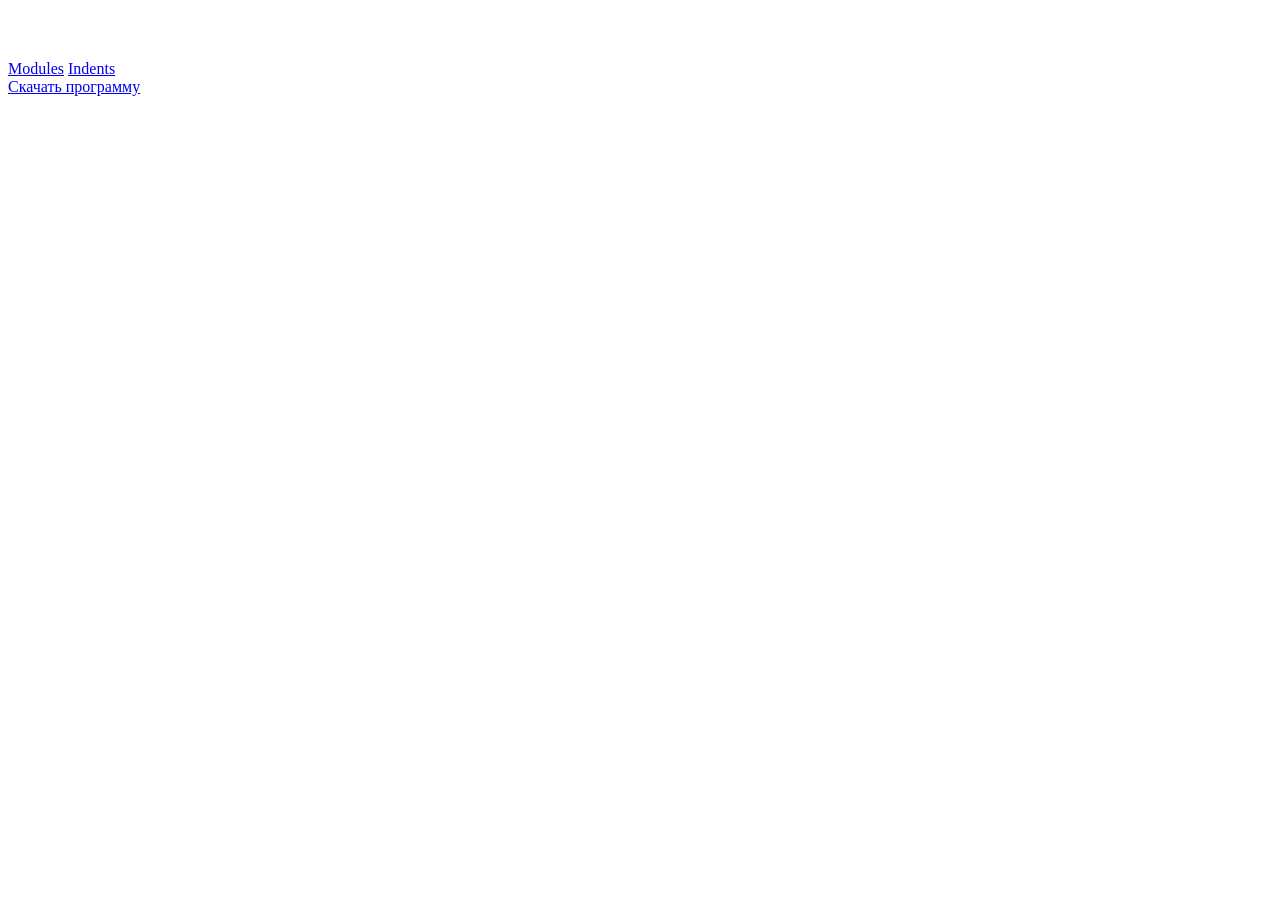
<file: Практическая работа №2/index.html>
<!DOCTYPE html>
<html lang="en">

<head>
    <meta charset="UTF-8">
    <meta name="viewport" content="width=device-width, initial-scale=1.0">
    <title>Document</title>
</head>

<body>
    <a href="https://skillbox.ru">
        <img src="img/logo-light.png" alt="Logo">
    </a>
    <br>
    <a href="modules.html">Modules</a>
    <a href="article.html">Indents</a>
    <br>
    <a href="downloadprogram.html">Скачать программу</a>
</body>

</html>
</file>
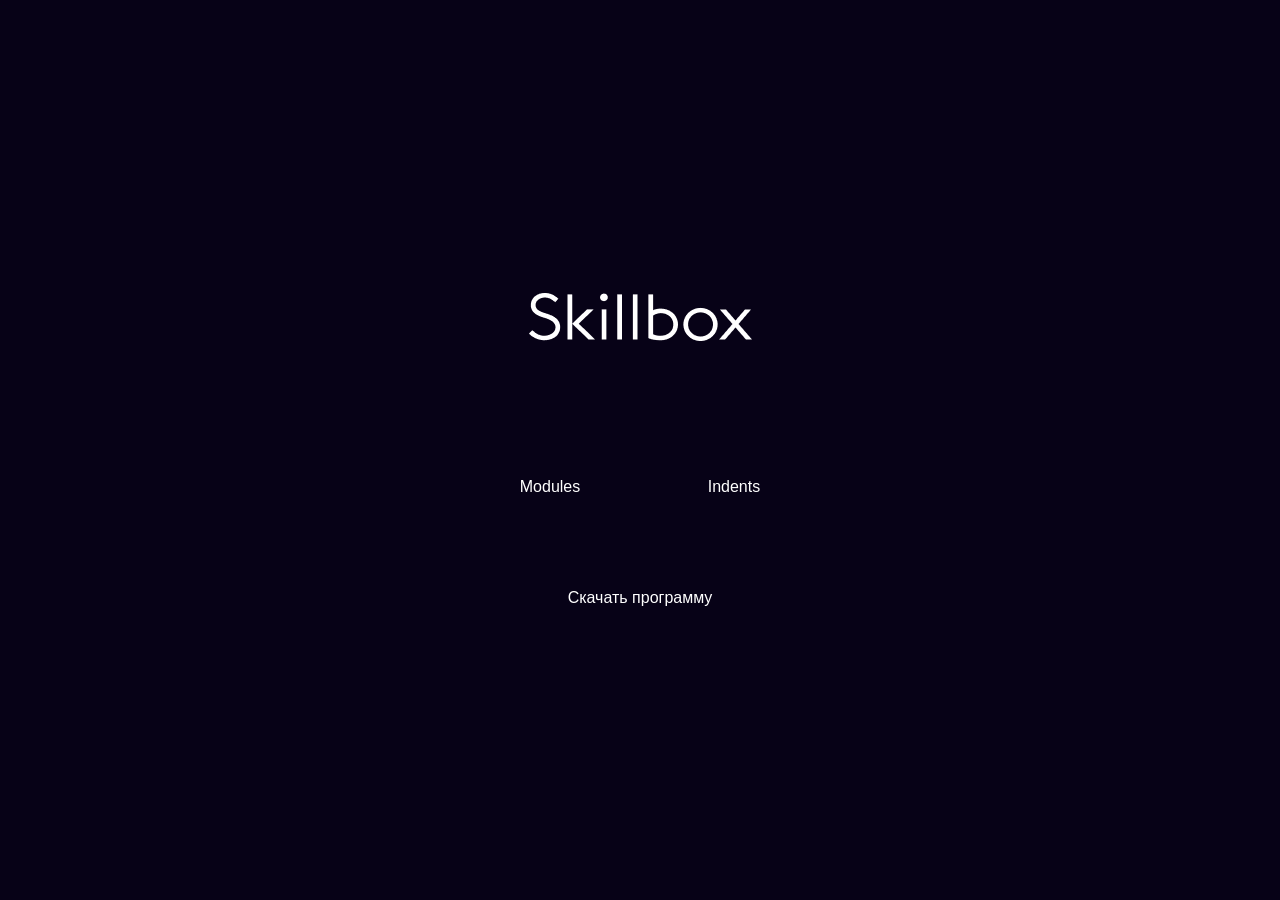
<file: Практическая работа №3/index.html>
<!DOCTYPE html>
<html lang="en">

<head>
    <meta charset="UTF-8">
    <meta name="viewport" content="width=device-width, initial-scale=1.0">
    <title>Document</title>
    <link rel="stylesheet" href="CSS/normalize.css">
    <link rel="stylesheet" href="CSS/style.css">
</head>

<body>
    <div class="main-content">
        <div class="logo">
            <a href="https://skillbox.ru">
                <img src="img/logo-light.png" alt="Logo">
            </a>
        </div>
        <br>
        <div class="links">
            <a class="link" href="modules.html">Modules</a>
            <a class="link" href="article.html">Indents</a>
        </div>
        <br>
        <a href="skillbox.docx">Скачать программу</a>
    </div>
</body>

</html>
</file>
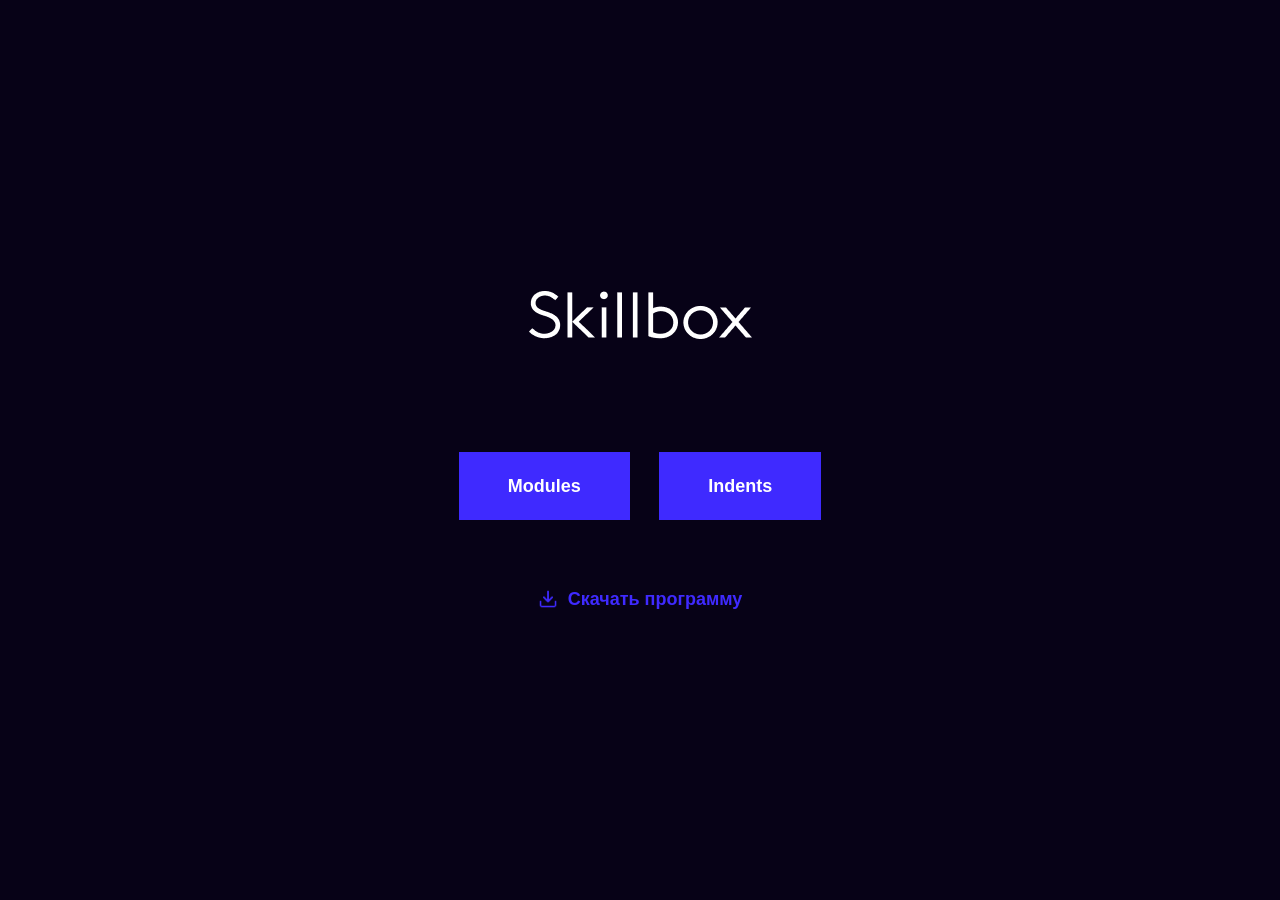
<file: Практическая работа №4/index.html>
<!DOCTYPE html>
<html lang="en">

<head>
    <meta charset="UTF-8">
    <meta name="viewport" content="width=device-width, initial-scale=1.0">
    <title>Document</title>
    <link rel="stylesheet" href="CSS/normalize.css">
    <link rel="stylesheet" href="CSS/style.css">
</head>

<body>
    <div class="main-content">
        <div class="logo">
            <a href="https://skillbox.ru">
                <img src="img/logo-light.png" alt="Logo">
            </a>
        </div>
        <br>
        <div class="links">
            <a class="link" href="modules.html">Modules</a>
            <a class="link" href="article.html">Indents</a>
        </div>
        <br>
        <div class="download-link">
            <a href="skillbox.docx">Скачать программу</a>
        </div>
    </div>
</body>

</html>
</file>
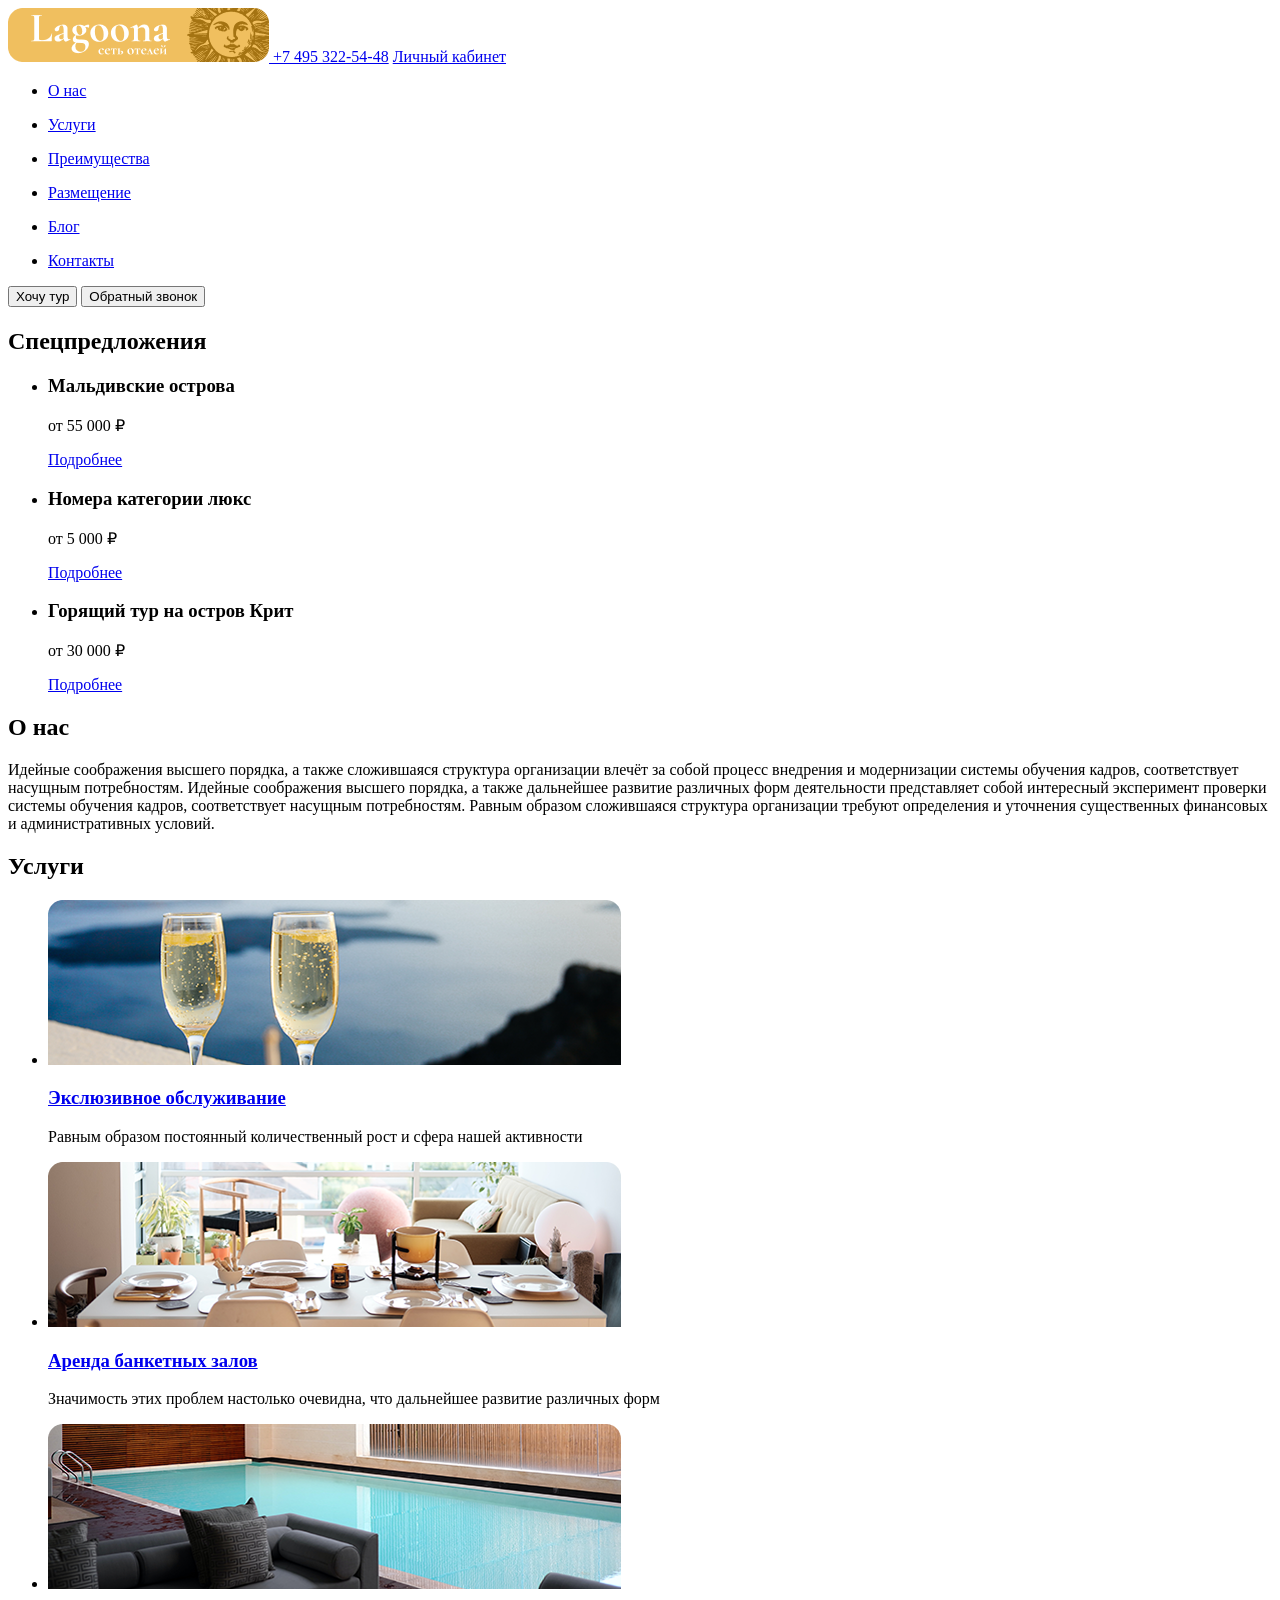
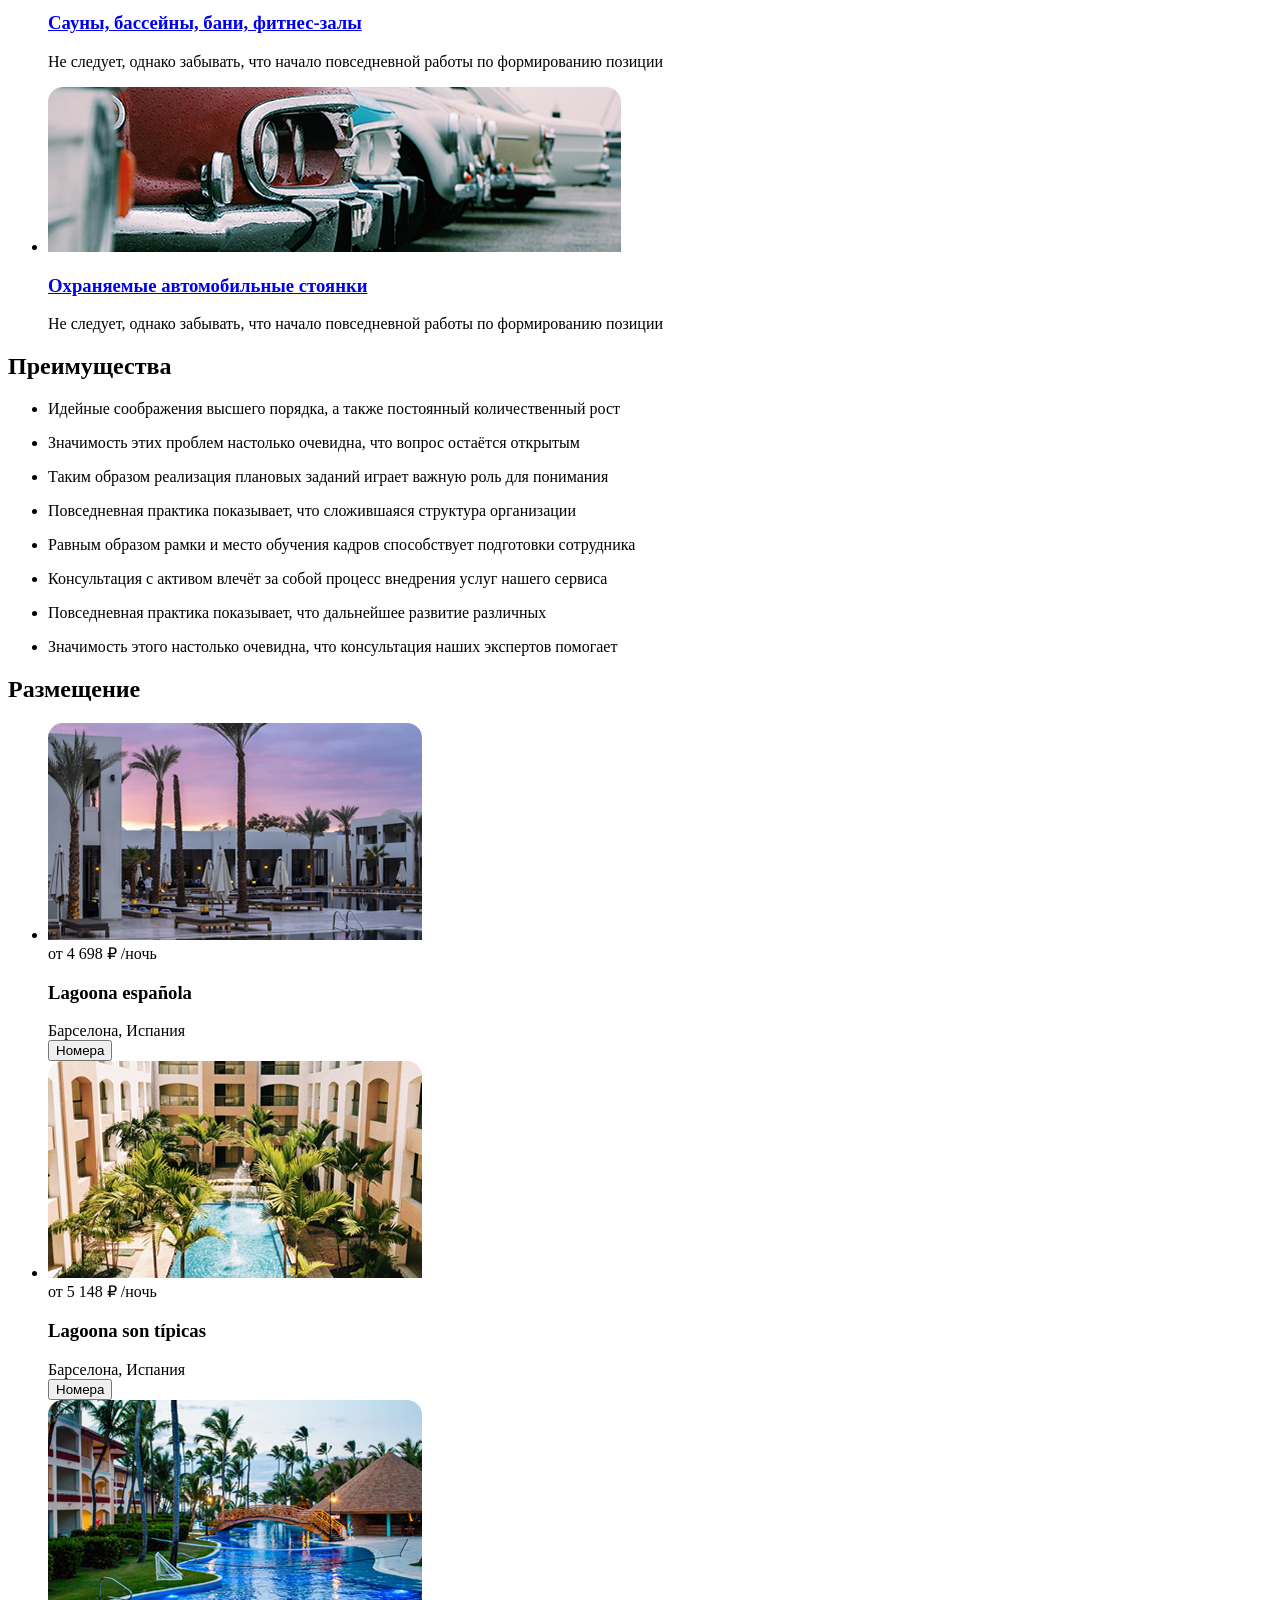
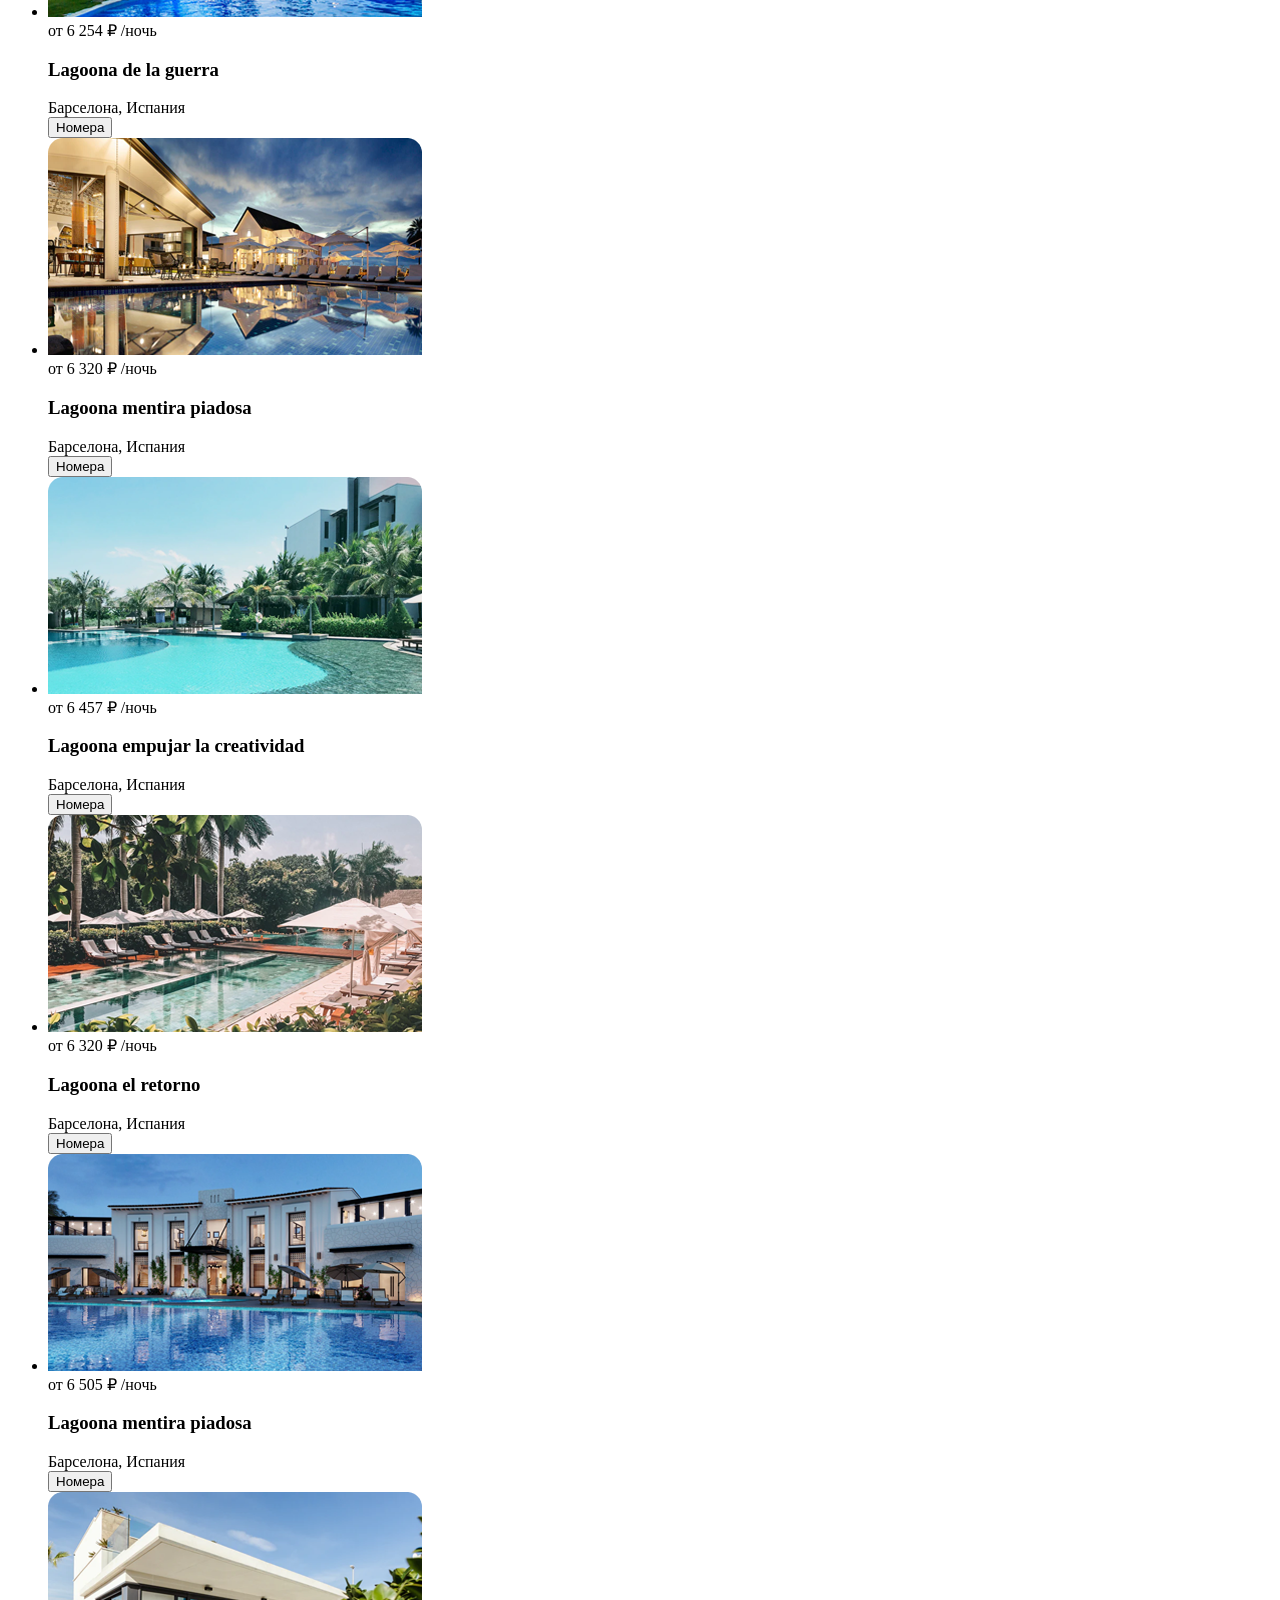
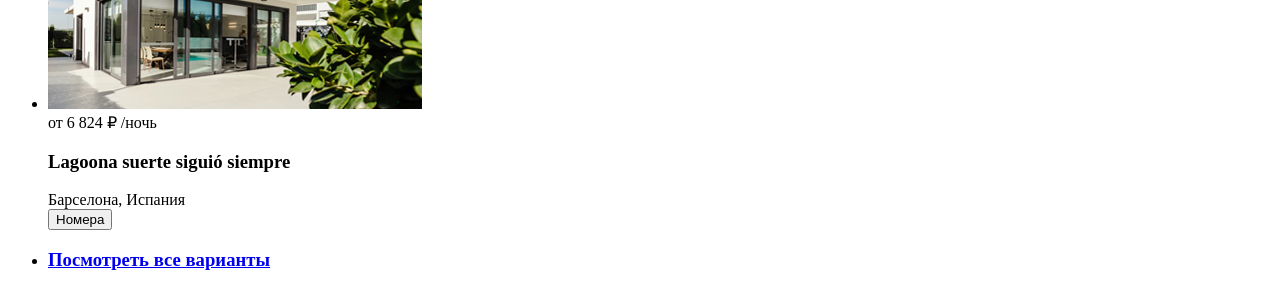
<file: Практическая работа №6/index.html>
<!DOCTYPE html>
<html lang="ru">

<head>
    <meta charset="UTF-8">
    <meta name="viewport" content="width=device-width, initial-scale=1.0">
    <title>Document</title>
</head>

<body>
    <header>
        <div class="container">
            <a href="#" class="header-logo">
                <img src="img/logo.png" class="header-logo" alt="Logo">
            </a>
            <a href="#" class="phone-number">+7 495 322-54-48</a>
            <a href="#" class="account-link">Личный кабинет</a>
            <nav class="header-nav">
                <ul class="header-list">
                    <li class="header-list-item">
                        <a href="#about-us" class="header-link">
                            О нас
                        </a>
                    </li>
                </ul>
                <ul class="header-list">
                    <li class="header-list-item">
                        <a href="#services" class="header-link">
                            Услуги
                        </a>
                    </li>
                </ul>
                <ul class="header-list">
                    <li class="header-list-item">
                        <a href="#advantages" class="header-link">
                            Преимущества
                        </a>
                    </li>
                </ul>
                <ul class="header-list">
                    <li class="header-list-item">
                        <a href="#placement" class="header-link">
                            Размещение
                        </a>
                    </li>
                </ul>
                <ul class="header-list">
                    <li class="header-list-item">
                        <a href="#blog" class="header-link">
                            Блог
                        </a>
                    </li>
                </ul>
                <ul class="header-list">
                    <li class="header-list-item">
                        <a href="#contacts" class="header-link">
                            Контакты
                        </a>
                    </li>
                </ul>
            </nav>
            <button class="btn header-btn-1">
                Хочу тур
            </button>
            <button class="btn header-btn-2">
                Обратный звонок
            </button>
        </div>
    </header>
    <main class="main">
        <h1></h1>
        <section id="special-offers" class="special-offers">
            <div class="container">
                <h2 class="section-title">
                    Спецпредложения
                </h2>
                <ul class="special-offers-list">
                    <li class="special-offers-item item-1">
                        <article class="special-offers-block">
                            <div class="special-offers-text">
                                <h3 class="special-offers-title title-1">
                                    Мальдивские острова
                                </h3>
                                <p class="special-offers-descr descr-1">
                                    от&nbsp;55&nbsp;000&nbsp;₽
                                </p>
                                <a href="#" class="special-offers-link link-1">
                                    Подробнее
                                </a>
                            </div>
                        </article>
                    </li>
                    <li class="special-offers-item item-2">
                        <article class="special-offers-block">
                            <div class="special-offers-text">
                                <h3 class="special-offers-title title-2">
                                    Номера категории люкс
                                </h3>
                                <p class="special-offers-descr descr-2">
                                    от&nbsp;5&nbsp;000&nbsp;₽
                                </p>
                                <a href="#" class="special-offers-link link-2">
                                    Подробнее
                                </a>
                            </div>
                        </article>
                    </li>
                    <li class="special-offers-item item-3">
                        <article class="special-offers-block">
                            <div class="special-offers-text">
                                <h3 class="special-offers-title title-3">
                                    Горящий тур на остров Крит
                                </h3>
                                <p class="special-offers-descr descr-3">
                                    от&nbsp;30&nbsp;000&nbsp;₽
                                </p>
                                <a href="#" class="special-offers-link link-3">
                                    Подробнее
                                </a>
                            </div>
                        </article>
                    </li>
                </ul>
            </div>
        </section>
        <section id="about-us" class="about-us">
            <h2 class="section-title">
                О нас
            </h2>
            <p class="section-descr">
                Идейные соображения высшего порядка, а&nbsp;также сложившаяся структура организации влечёт за&nbsp;собой
                процесс внедрения и&nbsp;модернизации системы обучения кадров, соответствует насущным потребностям.
                Идейные соображения высшего порядка, а&nbsp;также дальнейшее развитие различных форм деятельности
                представляет собой интересный эксперимент проверки системы обучения кадров, соответствует насущным
                потребностям. Равным образом сложившаяся структура организации требуют определения и&nbsp;уточнения
                существенных финансовых
                и&nbsp;административных условий.
            </p>
        </section>
        <section id="services" class="services">
            <div class="container">
                <h2 class="section-title">
                    Услуги
                </h2>
                <ul class="services-list">
                    <li class="services-item">
                        <article class="service-block">
                            <img src="img/service-1.png" alt="block photo 1" class="service-block-img">
                            <div class="service-block-text">
                                <h3 class="service-block-title">
                                    <a href="#" class="service-title-link">
                                        Экслюзивное обслуживание
                                    </a>
                                </h3>
                                <p class="service-block-descr">
                                    Равным образом постоянный количественный рост и&nbsp;сфера нашей активности
                                </p>
                            </div>
                        </article>
                    </li>
                    <li class="services-item">
                        <article class="service-block">
                            <img src="img/service-2.png" alt="block photo 2" class="service-block-img">
                            <div class="service-block-text">
                                <h3 class="service-block-title">
                                    <a href="#" class="service-title-link">
                                        Аренда банкетных залов
                                    </a>
                                </h3>
                                <p class="service-block-descr">
                                    Значимость этих проблем настолько очевидна, что дальнейшее развитие различных форм
                                </p>
                            </div>
                        </article>
                    </li>
                    <li class="services-item">
                        <article class="service-block">
                            <img src="img/service-3.png" alt="block photo 3" class="service-block-img">
                            <div class="service-block-text">
                                <h3 class="service-block-title">
                                    <a href="#" class="service-title-link">
                                        Сауны, бассейны, бани, фитнес-залы
                                    </a>
                                </h3>
                                <p class="service-block-descr">
                                    Не&nbsp;следует, однако забывать, что начало повседневной работы
                                    по&nbsp;формированию позиции
                                </p>
                            </div>
                        </article>
                    </li>
                    <li class="services-item">
                        <article class="service-block">
                            <img src="img/service-4.png" alt="block photo 4" class="service-block-img">
                            <div class="service-block-text">
                                <h3 class="service-block-title">
                                    <a href="#" class="service-title-link">
                                        Охраняемые автомобильные стоянки
                                    </a>
                                </h3>
                                <p class="service-block-descr">
                                    Не&nbsp;следует, однако забывать, что начало повседневной работы
                                    по&nbsp;формированию позиции
                                </p>
                            </div>
                        </article>
                    </li>
                </ul>
            </div>
        </section>
        <section id="advantages" class="advantages">
            <h2 class="section-title">
                Преимущества
            </h2>
            <ul class="advantages-list">
                <li class="advantages-item">
                    <p class="advantages-item-descr">
                        Идейные соображения высшего порядка, а&nbsp;также постоянный количественный рост
                    </p>
                </li>
                <li class="advantages-item">
                    <p class="advantages-item-descr">
                        Значимость этих проблем настолько очевидна, что вопрос остаётся открытым
                    </p>
                </li>
                <li class="advantages-item">
                    <p class="advantages-item-descr">
                        Таким образом реализация плановых заданий играет важную роль для понимания
                    </p>
                </li>
                <li class="advantages-item">
                    <p class="advantages-item-descr">
                        Повседневная практика показывает, что сложившаяся структура организации
                    </p>
                </li>
                <li class="advantages-item">
                    <p class="advantages-item-descr">
                        Равным образом рамки и&nbsp;место обучения кадров способствует подготовки сотрудника
                    </p>
                </li>
                <li class="advantages-item">
                    <p class="advantages-item-descr">
                        Консультация с&nbsp;активом влечёт за&nbsp;собой процесс внедрения услуг нашего сервиса
                    </p>
                </li>
                <li class="advantages-item">
                    <p class="advantages-item-descr">
                        Повседневная практика показывает, что дальнейшее развитие различных
                    </p>
                </li>
                <li class="advantages-item">
                    <p class="advantages-item-descr">
                        Значимость этого настолько очевидна, что консультация наших экспертов помогает
                    </p>
                </li>
            </ul>
        </section>
        <section id="placement" class="placement">
            <div class="container">
                <h2 class="section-title">
                    Размещение
                </h2>
                <ul class="placement-list">
                    <li class="placement-item">
                        <article class="placement-block block-1">
                            <img src="img/placement-1.png" alt="placement photo 1" class="placement-block-img">
                            <div class="placement-block-text">
                                <div class="placement-price">
                                    <span class="from">от</span>
                                    <span class="price">4&nbsp;698&nbsp;₽</span>
                                    <span class="night">/ночь</span>
                                </div>
                                <h3 class="placement-block-title">
                                    Lagoona espa&ntilde;ola
                                </h3>
                                <span class="placement-block-descr">
                                    Барселона, Испания
                                </span>
                            </div>
                            <button class="btn placement-btn">
                                Номера
                            </button>
                        </article>
                    </li>
                    <li class="placement-item">
                        <article class="placement-block block-2">
                            <img src="img/placement-2.png" alt="placement photo 2" class="placement-block-img">
                            <div class="placement-block-text">
                                <div class="placement-price">
                                    <span class="from">от</span>
                                    <span class="price">5&nbsp;148&nbsp;₽</span>
                                    <span class="night">/ночь</span>
                                </div>
                                <h3 class="placement-block-title">
                                    Lagoona son t&iacute;picas
                                </h3>
                                <span class="placement-block-descr">
                                    Барселона, Испания
                                </span>
                            </div>
                            <button class="btn placement-btn">
                                Номера
                            </button>
                        </article>
                    </li>
                    <li class="placement-item">
                        <article class="placement-block block-3">
                            <img src="img/placement-3.png" alt="placement photo 3" class="placement-block-img">
                            <div class="placement-block-text">
                                <div class="placement-price">
                                    <span class="from">от</span>
                                    <span class="price">6&nbsp;254&nbsp;₽</span>
                                    <span class="night">/ночь</span>
                                </div>
                                <h3 class="placement-block-title">
                                    Lagoona de&nbsp;la&nbsp;guerra
                                </h3>
                                <span class="placement-block-descr">
                                    Барселона, Испания
                                </span>
                            </div>
                            <button class="btn placement-btn">
                                Номера
                            </button>
                        </article>
                    </li>
                    <li class="placement-item">
                        <article class="placement-block block-4">
                            <img src="img/placement-4.png" alt="placement photo 4" class="placement-block-img">
                            <div class="placement-block-text">
                                <div class="placement-price">
                                    <span class="from">от</span>
                                    <span class="price">6&nbsp;320&nbsp;₽</span>
                                    <span class="night">/ночь</span>
                                </div>
                                <h3 class="placement-block-title">
                                    Lagoona mentira piadosa
                                </h3>
                                <span class="placement-block-descr">
                                    Барселона, Испания
                                </span>
                            </div>
                            <button class="btn placement-btn">
                                Номера
                            </button>
                        </article>
                    </li>
                    <li class="placement-item">
                        <article class="placement-block block-5">
                            <img src="img/placement-5.png" alt="placement photo 5" class="placement-block-img">
                            <div class="placement-block-text">
                                <div class="placement-price">
                                    <span class="from">от</span>
                                    <span class="price">6&nbsp;457&nbsp;₽</span>
                                    <span class="night">/ночь</span>
                                </div>
                                <h3 class="placement-block-title">
                                    Lagoona empujar la&nbsp;creatividad
                                </h3>
                                <span class="placement-block-descr">
                                    Барселона, Испания
                                </span>
                            </div>
                            <button class="btn placement-btn">
                                Номера
                            </button>
                        </article>
                    </li>
                    <li class="placement-item">
                        <article class="placement-block block-6">
                            <img src="img/placement-6.png" alt="placement photo 6" class="placement-block-img">
                            <div class="placement-block-text">
                                <div class="placement-price">
                                    <span class="from">от</span>
                                    <span class="price">6&nbsp;320&nbsp;₽</span>
                                    <span class="night">/ночь</span>
                                </div>
                                <h3 class="placement-block-title">
                                    Lagoona el&nbsp;retorno
                                </h3>
                                <span class="placement-block-descr">
                                    Барселона, Испания
                                </span>
                            </div>
                            <button class="btn placement-btn">
                                Номера
                            </button>
                        </article>
                    </li>
                    <li class="placement-item">
                        <article class="placement-block block-7">
                            <img src="img/placement-7.png" alt="placement photo 7" class="placement-block-img">
                            <div class="placement-block-text">
                                <div class="placement-price">
                                    <span class="from">от</span>
                                    <span class="price">6&nbsp;505&nbsp;₽</span>
                                    <span class="night">/ночь</span>
                                </div>
                                <h3 class="placement-block-title">
                                    Lagoona mentira piadosa
                                </h3>
                                <span class="placement-block-descr">
                                    Барселона, Испания
                                </span>
                            </div>
                            <button class="btn placement-btn">
                                Номера
                            </button>
                        </article>
                    </li>
                    <li class="placement-item">
                        <article class="placement-block block-8">
                            <img src="img/placement-8.png" alt="placement photo 8" class="placement-block-img">
                            <div class="placement-block-text">
                                <div class="placement-price">
                                    <span class="from">от</span>
                                    <span class="price">6&nbsp;824&nbsp;₽</span>
                                    <span class="night">/ночь</span>
                                </div>
                                <h3 class="placement-block-title">
                                    Lagoona suerte sigui&oacute; siempre
                                </h3>
                                <span class="placement-block-descr">
                                    Барселона, Испания
                                </span>
                            </div>
                            <button class="btn placement-btn">
                                Номера
                            </button>
                        </article>
                    </li>
                    <li class="placement-item">
                        <article class="placement-block block-9">
                            <h3>
                                <a href="#" class="placement-link">
                                    Посмотреть все варианты
                                </a>
                            </h3>
                        </article>
                    </li>
                </ul>
            </div>
        </section>
        <!-- <section id="blog" class="blog">
            <h2>
                Хочу тур
            </h2>
        </section>
        <section id="contacts" class="contacts">
            <h2>
                Контакты
            </h2>
        </section> -->
    </main>
    <footer class="footer">

    </footer>
</body>

</html>
</file>
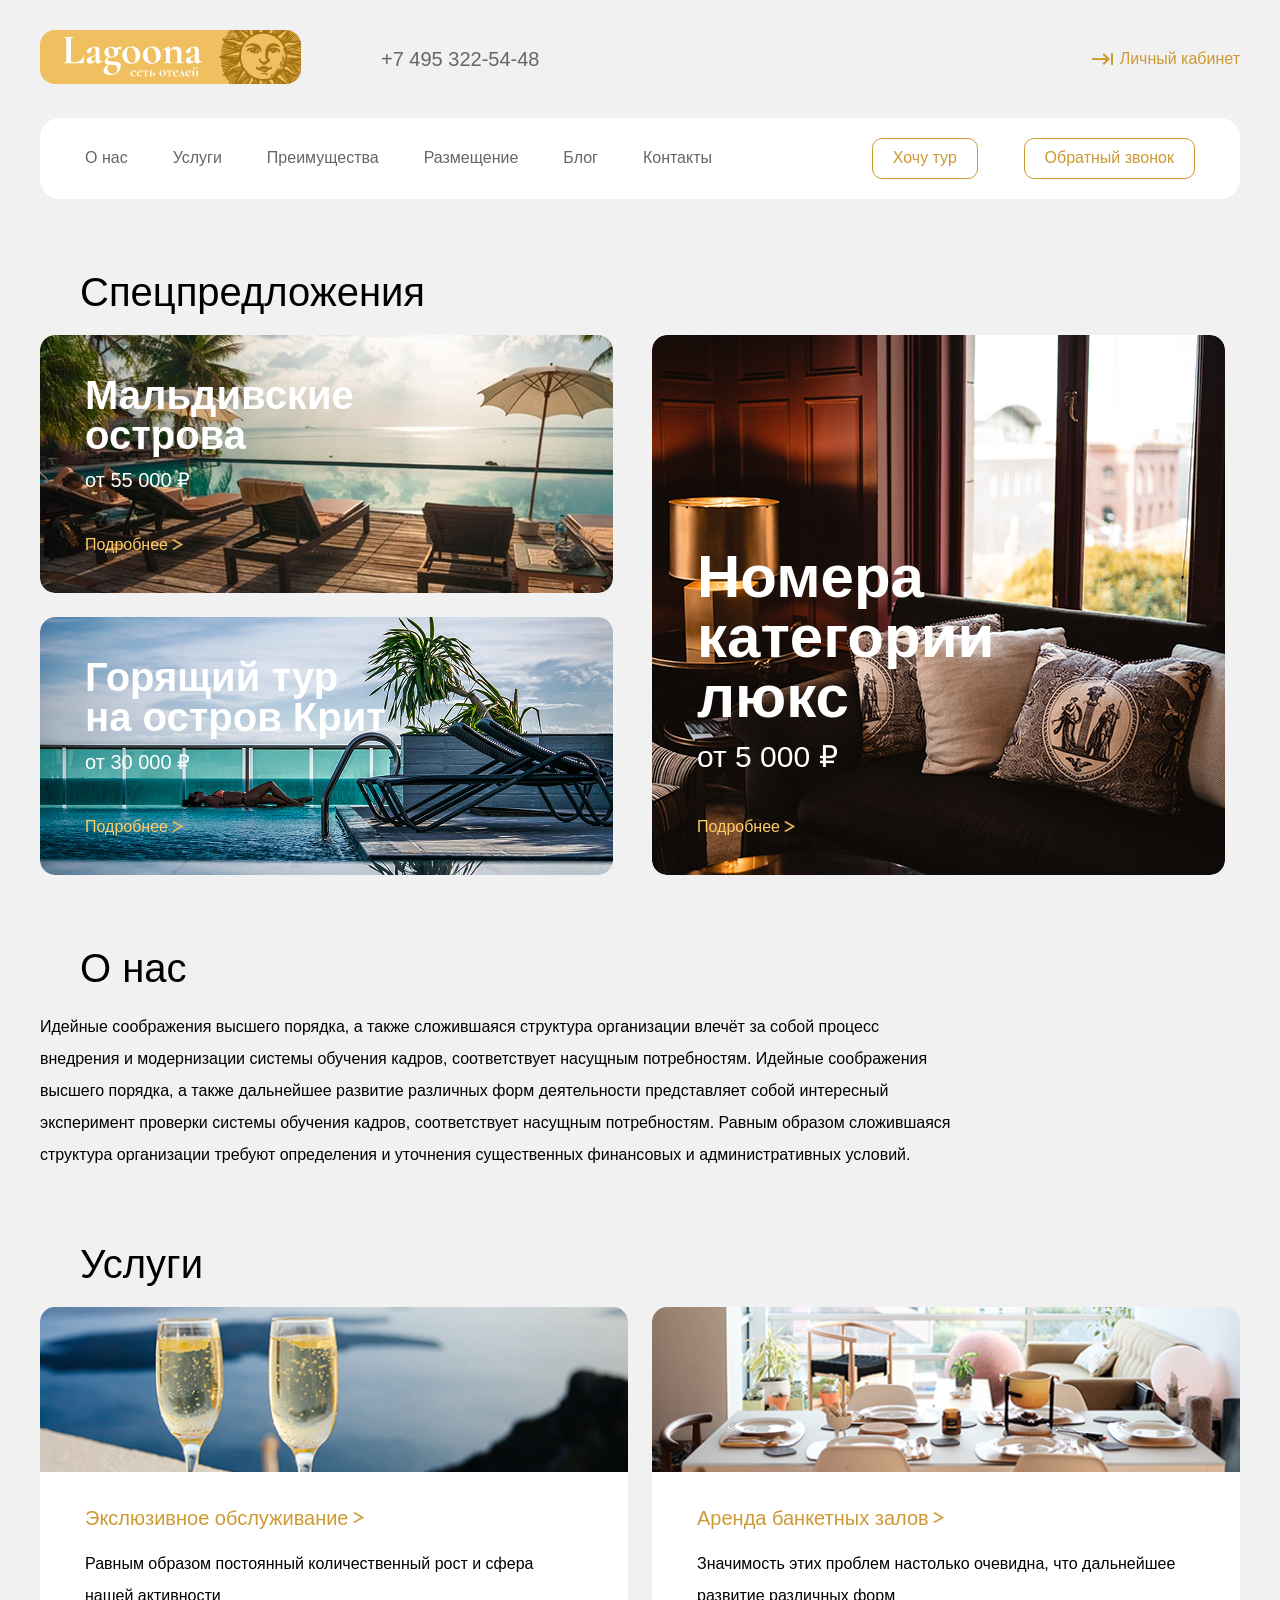
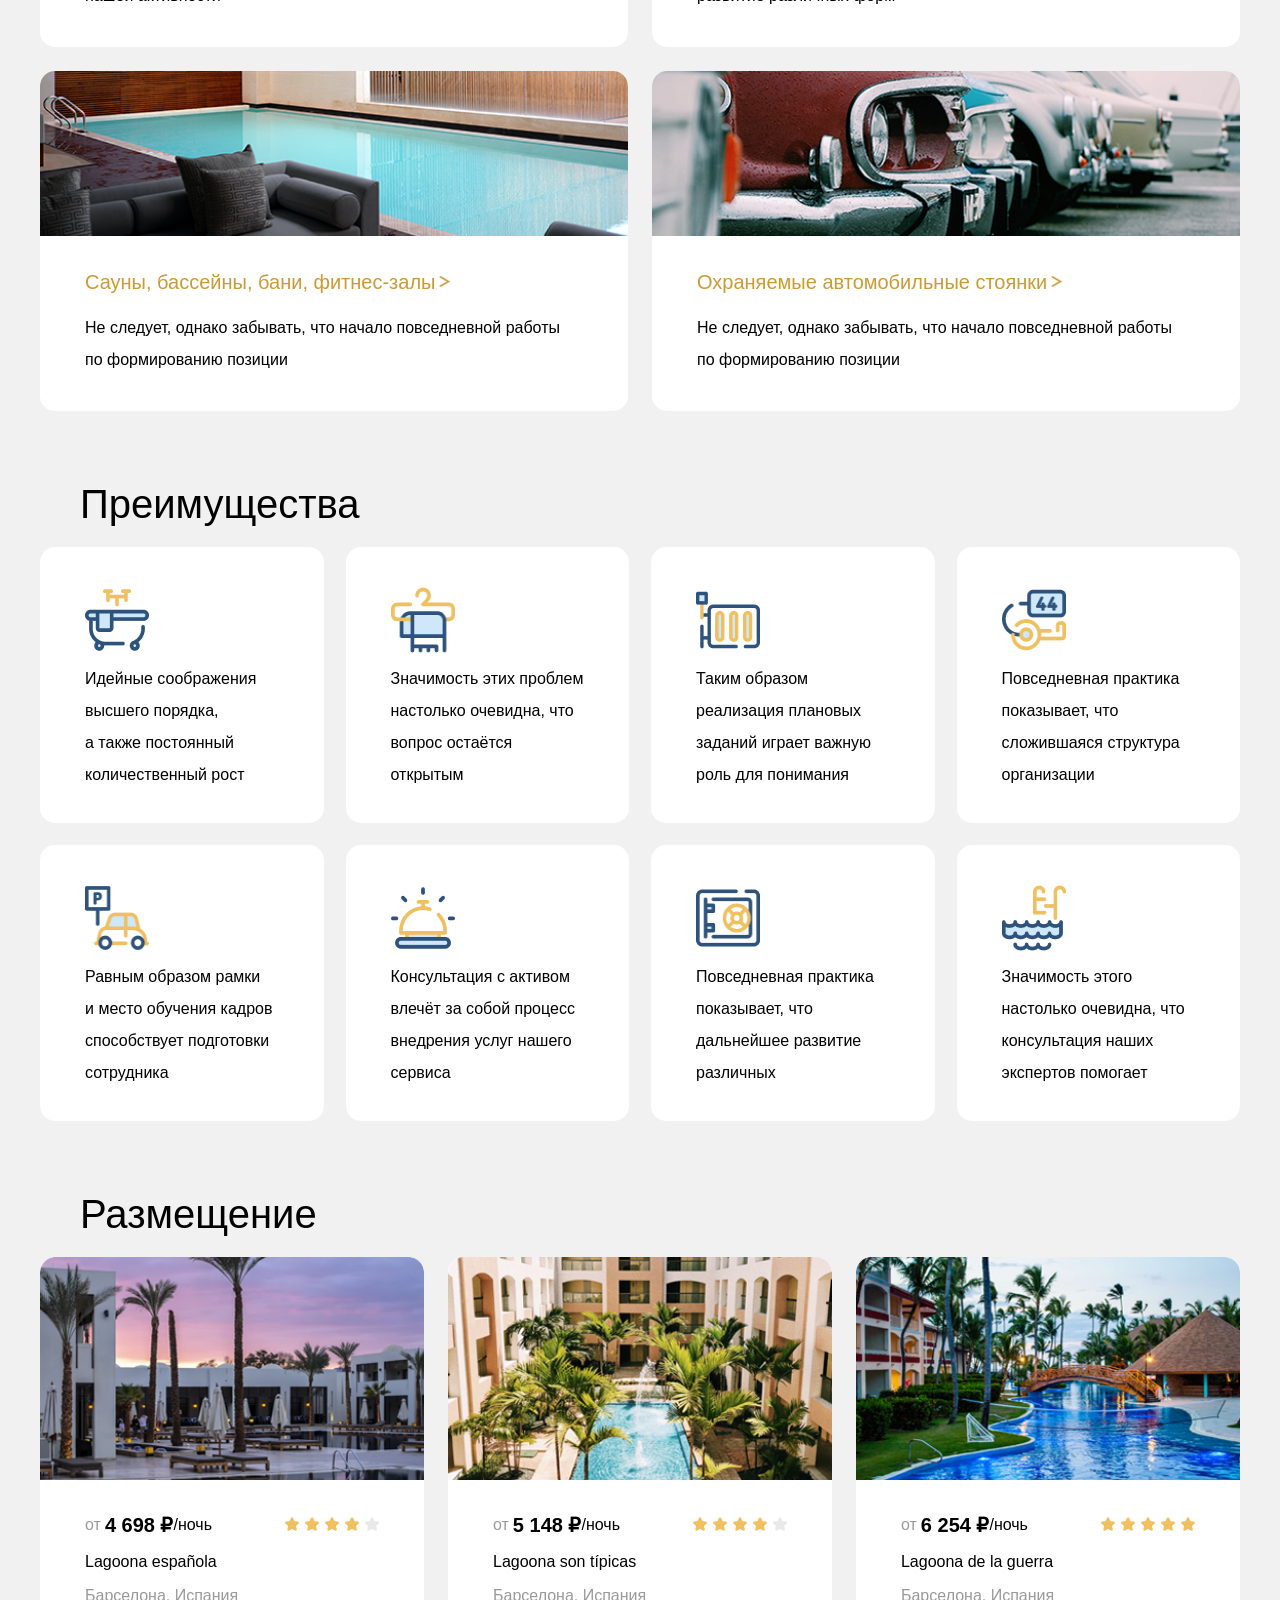
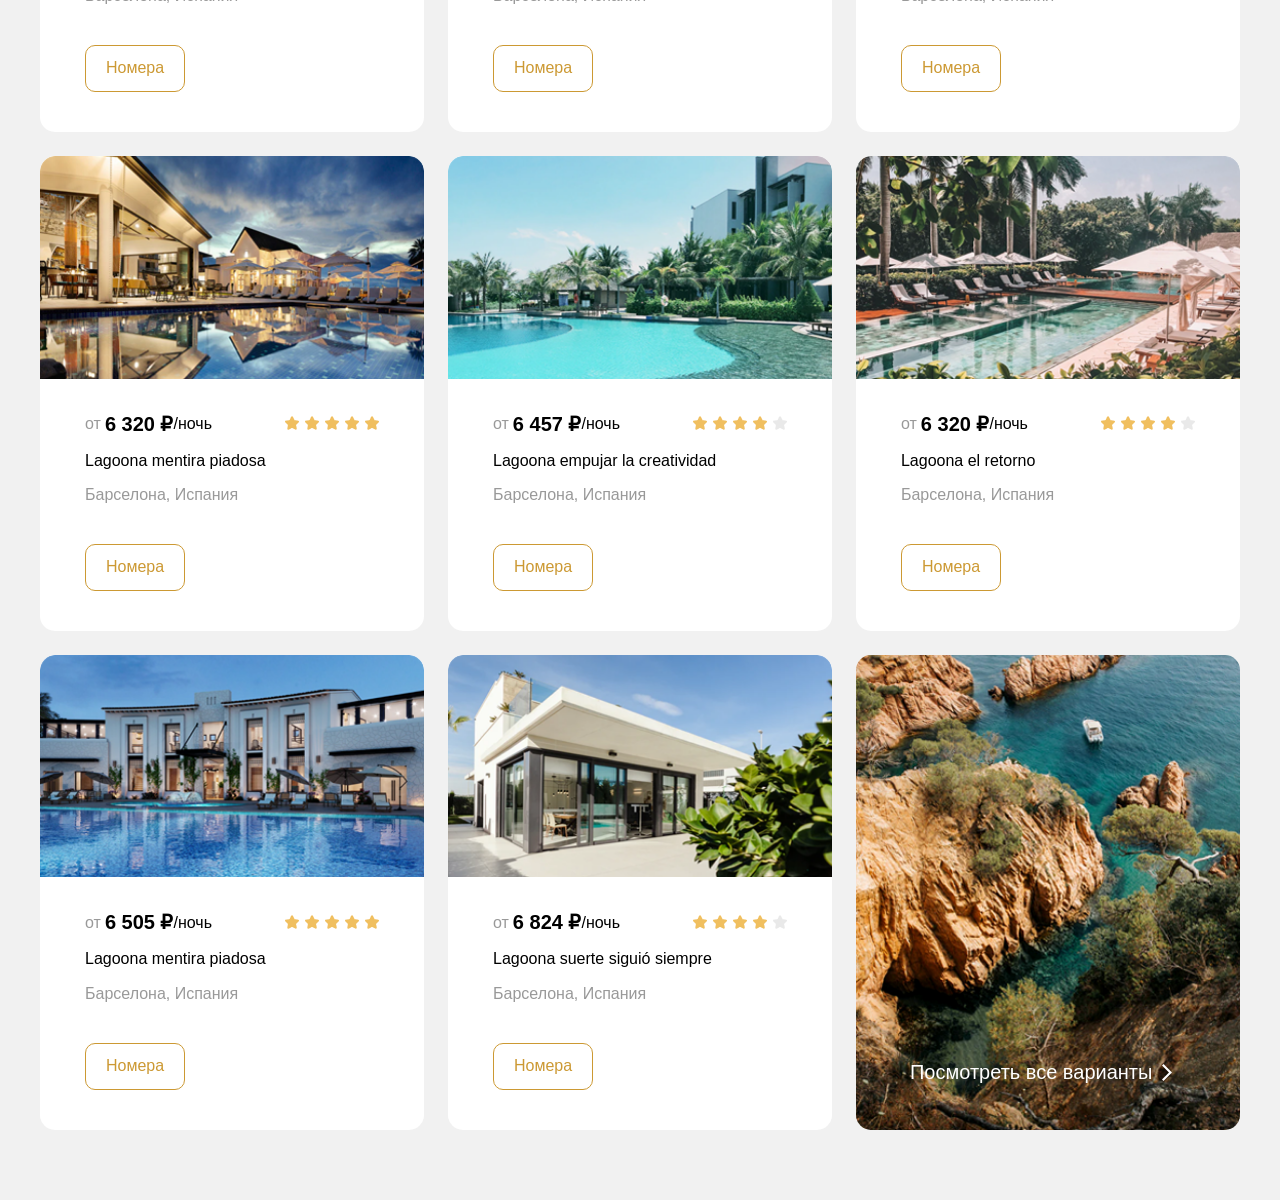
<file: Практическая работа №7/index.html>
<!DOCTYPE html>
<html lang="ru">

<head>
    <meta charset="UTF-8">
    <meta name="viewport" content="width=device-width, initial-scale=1.0">
    <title>Logoona</title>
    <link rel="stylesheet" href="css/normalize.css">
    <link rel="stylesheet" href="css/style.css">
</head>

<body>
    <header>
        <div class="container">
            <div class="header-top">
                <a href="#" class="header-logo">
                    <img src="img/logo.png" class="header-logo" alt="Logo">
                </a>
                <a href="#" class="phone-number">+7 495 322-54-48</a>
                <a href="#" class="account-link">Личный кабинет</a>
            </div>
            <div class="header-bottom">
                <nav class="header-nav">
                    <ul class="header-list">
                        <li class="header-list-item">
                            <a href="#about-us" class="header-link">
                                О нас
                            </a>
                        </li>
                        <li class="header-list-item">
                            <a href="#services" class="header-link">
                                Услуги
                            </a>
                        </li>
                        <li class="header-list-item">
                            <a href="#advantages" class="header-link">
                                Преимущества
                            </a>
                        </li>
                        <li class="header-list-item">
                            <a href="#placement" class="header-link">
                                Размещение
                            </a>
                        </li>
                        <li class="header-list-item">
                            <a href="#blog" class="header-link">
                                Блог
                            </a>
                        </li>
                        <li class="header-list-item">
                            <a href="#contacts" class="header-link">
                                Контакты
                            </a>
                        </li>
                    </ul>
                </nav>
                <button class="btn header-btn-1">
                    Хочу тур
                </button>
                <button class="btn header-btn-2">
                    Обратный звонок
                </button>
            </div>
        </div>
    </header>
    <main class="main">
        <h1></h1>
        <section id="special-offers" class="special-offers">
            <div class="container">
                <h2 class="section-title">
                    Спецпредложения
                </h2>
                <ul class="special-offers-list">
                    <li class="special-offers-item item-1">
                        <article class="special-offers-block">
                            <div class="special-offers-text">
                                <h3 class="special-offers-title title-1">
                                    Мальдивские острова
                                </h3>
                                <p class="special-offers-descr descr-1">
                                    от&nbsp;55&nbsp;000&nbsp;₽
                                </p>
                                <a href="#" class="special-offers-link link-1">
                                    Подробнее
                                </a>
                            </div>
                        </article>
                    </li>
                    <li class="special-offers-item item-2">
                        <article class="special-offers-block">
                            <div class="special-offers-text">
                                <h3 class="special-offers-title title-2">
                                    Номера категории люкс
                                </h3>
                                <p class="special-offers-descr descr-2">
                                    от&nbsp;5&nbsp;000&nbsp;₽
                                </p>
                                <a href="#" class="special-offers-link link-2">
                                    Подробнее
                                </a>
                            </div>
                        </article>
                    </li>
                    <li class="special-offers-item item-3">
                        <article class="special-offers-block">
                            <div class="special-offers-text">
                                <h3 class="special-offers-title title-3">
                                    Горящий тур на&nbsp;остров Крит
                                </h3>
                                <p class="special-offers-descr descr-3">
                                    от&nbsp;30&nbsp;000&nbsp;₽
                                </p>
                                <a href="#" class="special-offers-link link-3">
                                    Подробнее
                                </a>
                            </div>
                        </article>
                    </li>
                </ul>
            </div>
        </section>
        <section id="about-us" class="about-us">
            <div class="container">
                <h2 class="section-title">
                    О нас
                </h2>
                <p class="section-descr">
                    Идейные соображения высшего порядка, а&nbsp;также сложившаяся структура организации влечёт
                    за&nbsp;собой
                    процесс внедрения и&nbsp;модернизации системы обучения кадров, соответствует насущным потребностям.
                    Идейные соображения высшего порядка, а&nbsp;также дальнейшее развитие различных форм деятельности
                    представляет собой интересный эксперимент проверки системы обучения кадров, соответствует насущным
                    потребностям. Равным образом сложившаяся структура организации требуют определения и&nbsp;уточнения
                    существенных финансовых
                    и&nbsp;административных условий.
                </p>
            </div>
        </section>
        <section id="services" class="services">
            <div class="container">
                <h2 class="section-title">
                    Услуги
                </h2>
                <ul class="services-list">
                    <li class="services-item">
                        <article class="service-block">
                            <img src="img/service-1.png" alt="block photo 1" class="service-block-img">
                            <div class="service-block-text">
                                <h3 class="service-block-title">
                                    <a href="#" class="service-title-link">
                                        Экслюзивное обслуживание
                                    </a>
                                </h3>
                                <p class="service-block-descr">
                                    Равным образом постоянный количественный рост и&nbsp;сфера нашей активности
                                </p>
                            </div>
                        </article>
                    </li>
                    <li class="services-item">
                        <article class="service-block">
                            <img src="img/service-2.png" alt="block photo 2" class="service-block-img">
                            <div class="service-block-text">
                                <h3 class="service-block-title">
                                    <a href="#" class="service-title-link">
                                        Аренда банкетных залов
                                    </a>
                                </h3>
                                <p class="service-block-descr">
                                    Значимость этих проблем настолько очевидна, что дальнейшее развитие различных форм
                                </p>
                            </div>
                        </article>
                    </li>
                    <li class="services-item">
                        <article class="service-block">
                            <img src="img/service-3.png" alt="block photo 3" class="service-block-img">
                            <div class="service-block-text">
                                <h3 class="service-block-title">
                                    <a href="#" class="service-title-link">
                                        Сауны, бассейны, бани, фитнес-залы
                                    </a>
                                </h3>
                                <p class="service-block-descr">
                                    Не&nbsp;следует, однако забывать, что начало повседневной работы
                                    по&nbsp;формированию позиции
                                </p>
                            </div>
                        </article>
                    </li>
                    <li class="services-item">
                        <article class="service-block">
                            <img src="img/service-4.png" alt="block photo 4" class="service-block-img">
                            <div class="service-block-text">
                                <h3 class="service-block-title">
                                    <a href="#" class="service-title-link">
                                        Охраняемые автомобильные стоянки
                                    </a>
                                </h3>
                                <p class="service-block-descr">
                                    Не&nbsp;следует, однако забывать, что начало повседневной работы
                                    по&nbsp;формированию позиции
                                </p>
                            </div>
                        </article>
                    </li>
                </ul>
            </div>
        </section>
        <section id="advantages" class="advantages">
            <div class="container">
                <h2 class="section-title">
                    Преимущества
                </h2>
                <ul class="advantages-list">
                    <li class="advantages-item">
                        <p class="advantages-item-descr">
                            Идейные соображения высшего порядка, а&nbsp;также постоянный количественный рост
                        </p>
                    </li>
                    <li class="advantages-item">
                        <p class="advantages-item-descr">
                            Значимость этих проблем настолько очевидна, что вопрос остаётся открытым
                        </p>
                    </li>
                    <li class="advantages-item">
                        <p class="advantages-item-descr">
                            Таким образом реализация плановых заданий играет важную роль для понимания
                        </p>
                    </li>
                    <li class="advantages-item">
                        <p class="advantages-item-descr">
                            Повседневная практика показывает, что сложившаяся структура организации
                        </p>
                    </li>
                    <li class="advantages-item">
                        <p class="advantages-item-descr">
                            Равным образом рамки и&nbsp;место обучения кадров способствует подготовки сотрудника
                        </p>
                    </li>
                    <li class="advantages-item">
                        <p class="advantages-item-descr">
                            Консультация с&nbsp;активом влечёт за&nbsp;собой процесс внедрения услуг нашего сервиса
                        </p>
                    </li>
                    <li class="advantages-item">
                        <p class="advantages-item-descr">
                            Повседневная практика показывает, что дальнейшее развитие различных
                        </p>
                    </li>
                    <li class="advantages-item">
                        <p class="advantages-item-descr">
                            Значимость этого настолько очевидна, что консультация наших экспертов помогает
                        </p>
                    </li>
                </ul>
            </div>
        </section>
        <section id="placement" class="placement">
            <div class="container">
                <h2 class="section-title">
                    Размещение
                </h2>
                <ul class="placement-list">
                    <li class="placement-item">
                        <article class="placement-block block-1">
                            <img src="img/placement-1.png" alt="placement photo 1" class="placement-block-img">
                            <div class="placement-block-text">
                                <div class="placement-price-star">
                                    <div class="placement-price">
                                        <span class="from">от</span>
                                        <span class="price">4&nbsp;698&nbsp;₽</span>
                                        <span class="night">/ночь</span>
                                    </div>
                                    <div class="stars-1">
                                        <img src="img/star.png" alt="Рейтинг отеля 4 из 5">
                                        <img src="img/star.png" alt="">
                                        <img src="img/star.png" alt="">
                                        <img src="img/star.png" alt="">
                                        <img src="img/star-empty.png" alt="">
                                    </div>
                                </div>
                                <h3 class="placement-block-title">
                                    Lagoona espa&ntilde;ola
                                </h3>
                                <span class="placement-block-descr">
                                    Барселона, Испания
                                </span>
                            </div>
                            <button class="btn placement-btn">
                                Номера
                            </button>
                        </article>
                    </li>
                    <li class="placement-item">
                        <article class="placement-block block-2">
                            <img src="img/placement-2.png" alt="placement photo 2" class="placement-block-img">
                            <div class="placement-block-text">
                                <div class="placement-price-star">
                                    <div class="placement-price">
                                        <span class="from">от</span>
                                        <span class="price">5&nbsp;148&nbsp;₽</span>
                                        <span class="night">/ночь</span>
                                    </div>
                                    <div class="stars-2">
                                        <img src="img/star.png" alt="Рейтинг отеля 4 из 5">
                                        <img src="img/star.png" alt="">
                                        <img src="img/star.png" alt="">
                                        <img src="img/star.png" alt="">
                                        <img src="img/star-empty.png" alt="">
                                    </div>
                                </div>
                                <h3 class="placement-block-title">
                                    Lagoona son t&iacute;picas
                                </h3>
                                <span class="placement-block-descr">
                                    Барселона, Испания
                                </span>
                            </div>
                            <button class="btn placement-btn">
                                Номера
                            </button>
                        </article>
                    </li>
                    <li class="placement-item">
                        <article class="placement-block block-3">
                            <img src="img/placement-3.png" alt="placement photo 3" class="placement-block-img">
                            <div class="placement-block-text">
                                <div class="placement-price-star">
                                    <div class="placement-price">
                                        <span class="from">от</span>
                                        <span class="price">6&nbsp;254&nbsp;₽</span>
                                        <span class="night">/ночь</span>
                                    </div>
                                    <div class="stars-3">
                                        <img src="img/star.png" alt="Рейтинг отеля 5 из 5">
                                        <img src="img/star.png" alt="">
                                        <img src="img/star.png" alt="">
                                        <img src="img/star.png" alt="">
                                        <img src="img/star.png" alt="">
                                    </div>
                                </div>
                                <h3 class="placement-block-title">
                                    Lagoona de&nbsp;la&nbsp;guerra
                                </h3>
                                <span class="placement-block-descr">
                                    Барселона, Испания
                                </span>
                            </div>
                            <button class="btn placement-btn">
                                Номера
                            </button>
                        </article>
                    </li>
                    <li class="placement-item">
                        <article class="placement-block block-4">
                            <img src="img/placement-4.png" alt="placement photo 4" class="placement-block-img">
                            <div class="placement-block-text">
                                <div class="placement-price-star">
                                    <div class="placement-price">
                                        <span class="from">от</span>
                                        <span class="price">6&nbsp;320&nbsp;₽</span>
                                        <span class="night">/ночь</span>
                                    </div>
                                    <div class="stars-4">
                                        <img src="img/star.png" alt="Рейтинг отеля 5 из 5">
                                        <img src="img/star.png" alt="">
                                        <img src="img/star.png" alt="">
                                        <img src="img/star.png" alt="">
                                        <img src="img/star.png" alt="">
                                    </div>
                                </div>
                                <h3 class="placement-block-title">
                                    Lagoona mentira piadosa
                                </h3>
                                <span class="placement-block-descr">
                                    Барселона, Испания
                                </span>
                            </div>
                            <button class="btn placement-btn">
                                Номера
                            </button>
                        </article>
                    </li>
                    <li class="placement-item">
                        <article class="placement-block block-5">
                            <img src="img/placement-5.png" alt="placement photo 5" class="placement-block-img">
                            <div class="placement-block-text">
                                <div class="placement-price-star">
                                    <div class="placement-price">
                                        <span class="from">от</span>
                                        <span class="price">6&nbsp;457&nbsp;₽</span>
                                        <span class="night">/ночь</span>
                                    </div>
                                    <div class="stars-5">
                                        <img src="img/star.png" alt="Рейтинг отеля 4 из 5">
                                        <img src="img/star.png" alt="">
                                        <img src="img/star.png" alt="">
                                        <img src="img/star.png" alt="">
                                        <img src="img/star-empty.png" alt="">
                                    </div>
                                </div>
                                <h3 class="placement-block-title">
                                    Lagoona empujar la&nbsp;creatividad
                                </h3>
                                <span class="placement-block-descr">
                                    Барселона, Испания
                                </span>
                            </div>
                            <button class="btn placement-btn">
                                Номера
                            </button>
                        </article>
                    </li>
                    <li class="placement-item">
                        <article class="placement-block block-6">
                            <img src="img/placement-6.png" alt="placement photo 6" class="placement-block-img">
                            <div class="placement-block-text">
                                <div class="placement-price-star">
                                    <div class="placement-price">
                                        <span class="from">от</span>
                                        <span class="price">6&nbsp;320&nbsp;₽</span>
                                        <span class="night">/ночь</span>
                                    </div>
                                    <div class="stars-6">
                                        <img src="img/star.png" alt="Рейтинг отеля 4 из 5">
                                        <img src="img/star.png" alt="">
                                        <img src="img/star.png" alt="">
                                        <img src="img/star.png" alt="">
                                        <img src="img/star-empty.png" alt="">
                                    </div>
                                </div>
                                <h3 class="placement-block-title">
                                    Lagoona el&nbsp;retorno
                                </h3>
                                <span class="placement-block-descr">
                                    Барселона, Испания
                                </span>
                            </div>
                            <button class="btn placement-btn">
                                Номера
                            </button>
                        </article>
                    </li>
                    <li class="placement-item">
                        <article class="placement-block block-7">
                            <img src="img/placement-7.png" alt="placement photo 7" class="placement-block-img">
                            <div class="placement-block-text">
                                <div class="placement-price-star">
                                    <div class="placement-price">
                                        <span class="from">от</span>
                                        <span class="price">6&nbsp;505&nbsp;₽</span>
                                        <span class="night">/ночь</span>
                                    </div>
                                    <div class="stars-7">
                                        <img src="img/star.png" alt="Рейтинг отеля 5 из 5">
                                        <img src="img/star.png" alt="">
                                        <img src="img/star.png" alt="">
                                        <img src="img/star.png" alt="">
                                        <img src="img/star.png" alt="">
                                    </div>
                                </div>
                                <h3 class="placement-block-title">
                                    Lagoona mentira piadosa
                                </h3>
                                <span class="placement-block-descr">
                                    Барселона, Испания
                                </span>
                            </div>
                            <button class="btn placement-btn">
                                Номера
                            </button>
                        </article>
                    </li>
                    <li class="placement-item">
                        <article class="placement-block block-8">
                            <img src="img/placement-8.png" alt="placement photo 8" class="placement-block-img">
                            <div class="placement-block-text">
                                <div class="placement-price-star">
                                    <div class="placement-price">
                                        <span class="from">от</span>
                                        <span class="price">6&nbsp;824&nbsp;₽</span>
                                        <span class="night">/ночь</span>
                                    </div>
                                    <div class="stars-8">
                                        <img src="img/star.png" alt="Рейтинг отеля 4 из 5">
                                        <img src="img/star.png" alt="">
                                        <img src="img/star.png" alt="">
                                        <img src="img/star.png" alt="">
                                        <img src="img/star-empty.png" alt="">
                                    </div>
                                </div>
                                <h3 class="placement-block-title">
                                    Lagoona suerte sigui&oacute; siempre
                                </h3>
                                <span class="placement-block-descr">
                                    Барселона, Испания
                                </span>
                            </div>
                            <button class="btn placement-btn">
                                Номера
                            </button>
                        </article>
                    </li>
                    <li class="placement-item">
                        <article class="placement-block block-9">
                            <h3>
                                <a href="#" class="placement-link">
                                    Посмотреть все варианты
                                </a>
                            </h3>
                        </article>
                    </li>
                </ul>
            </div>
        </section>
        <!-- <section id="blog" class="blog">
            <h2>
                Хочу тур
            </h2>
        </section>
        <section id="contacts" class="contacts">
            <h2>
                Контакты
            </h2>
        </section> -->
    </main>
    <footer class="footer">

    </footer>
</body>

</html>
</file>
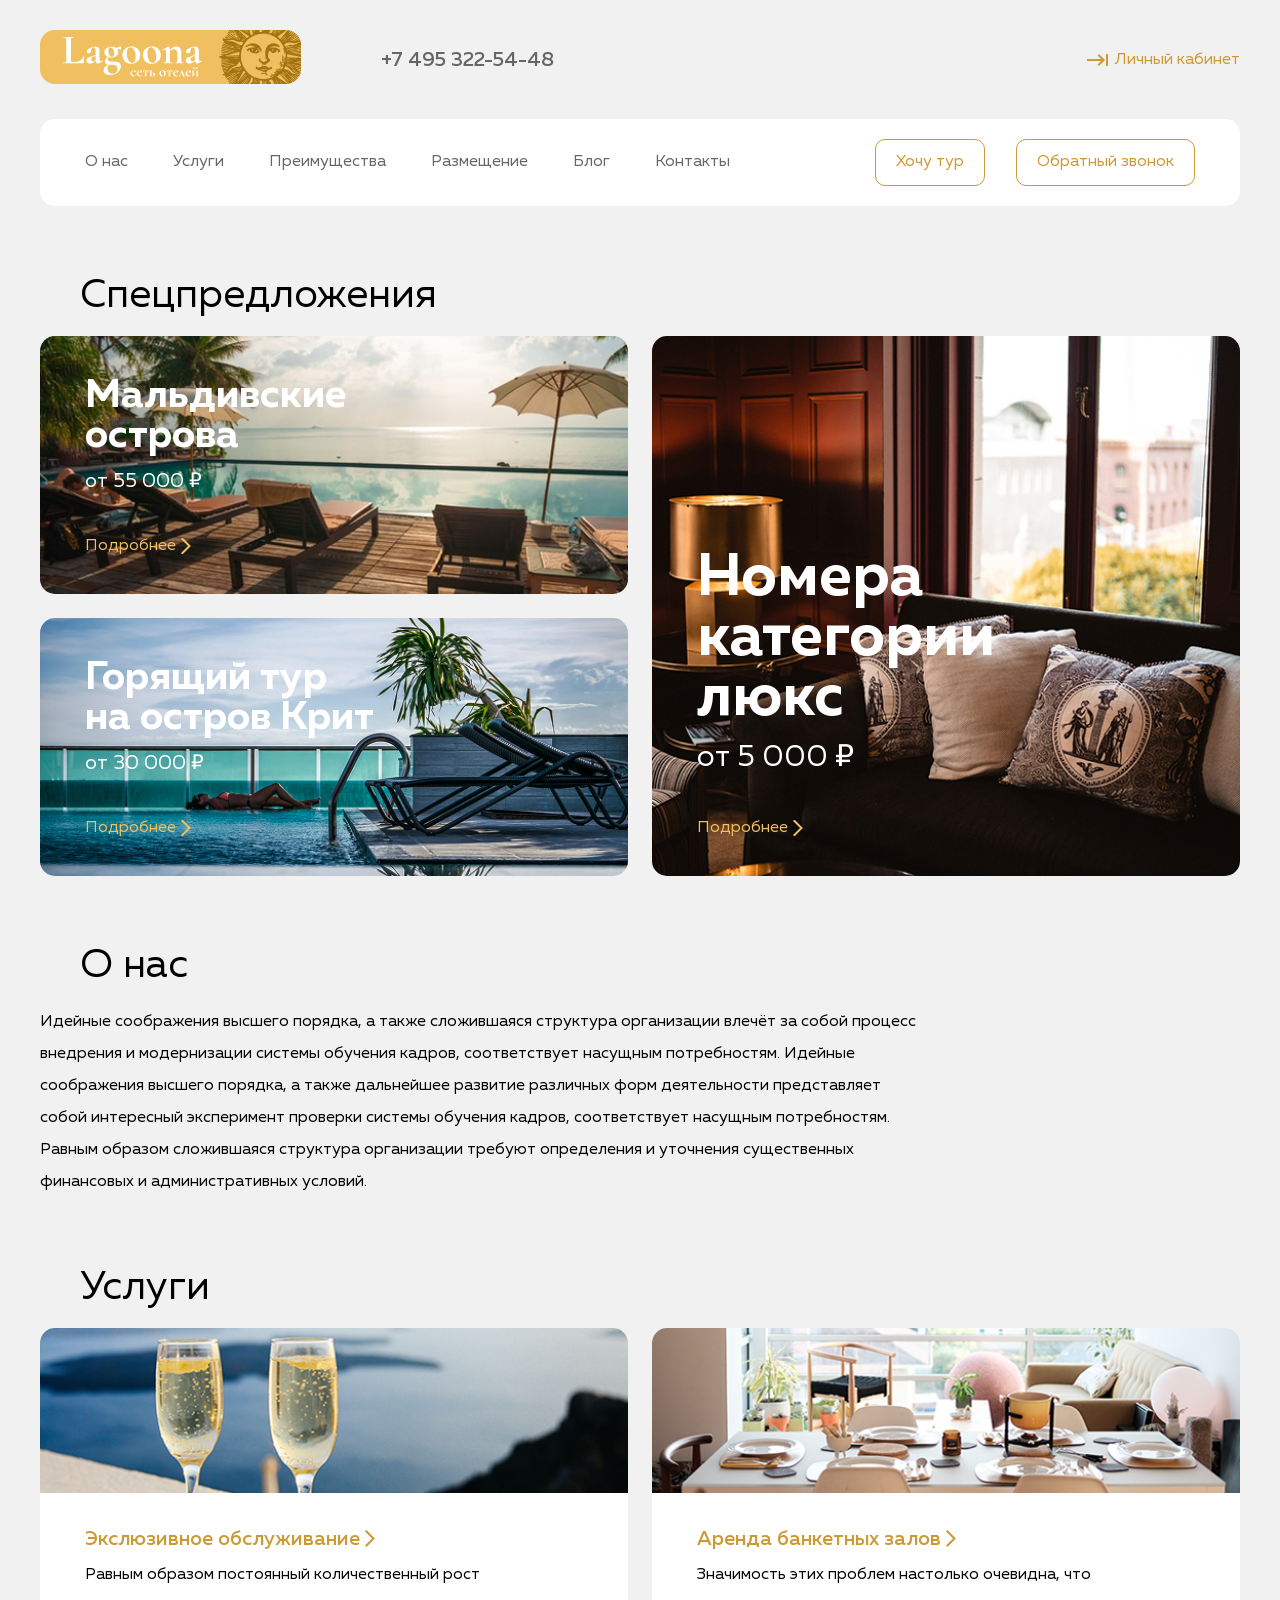
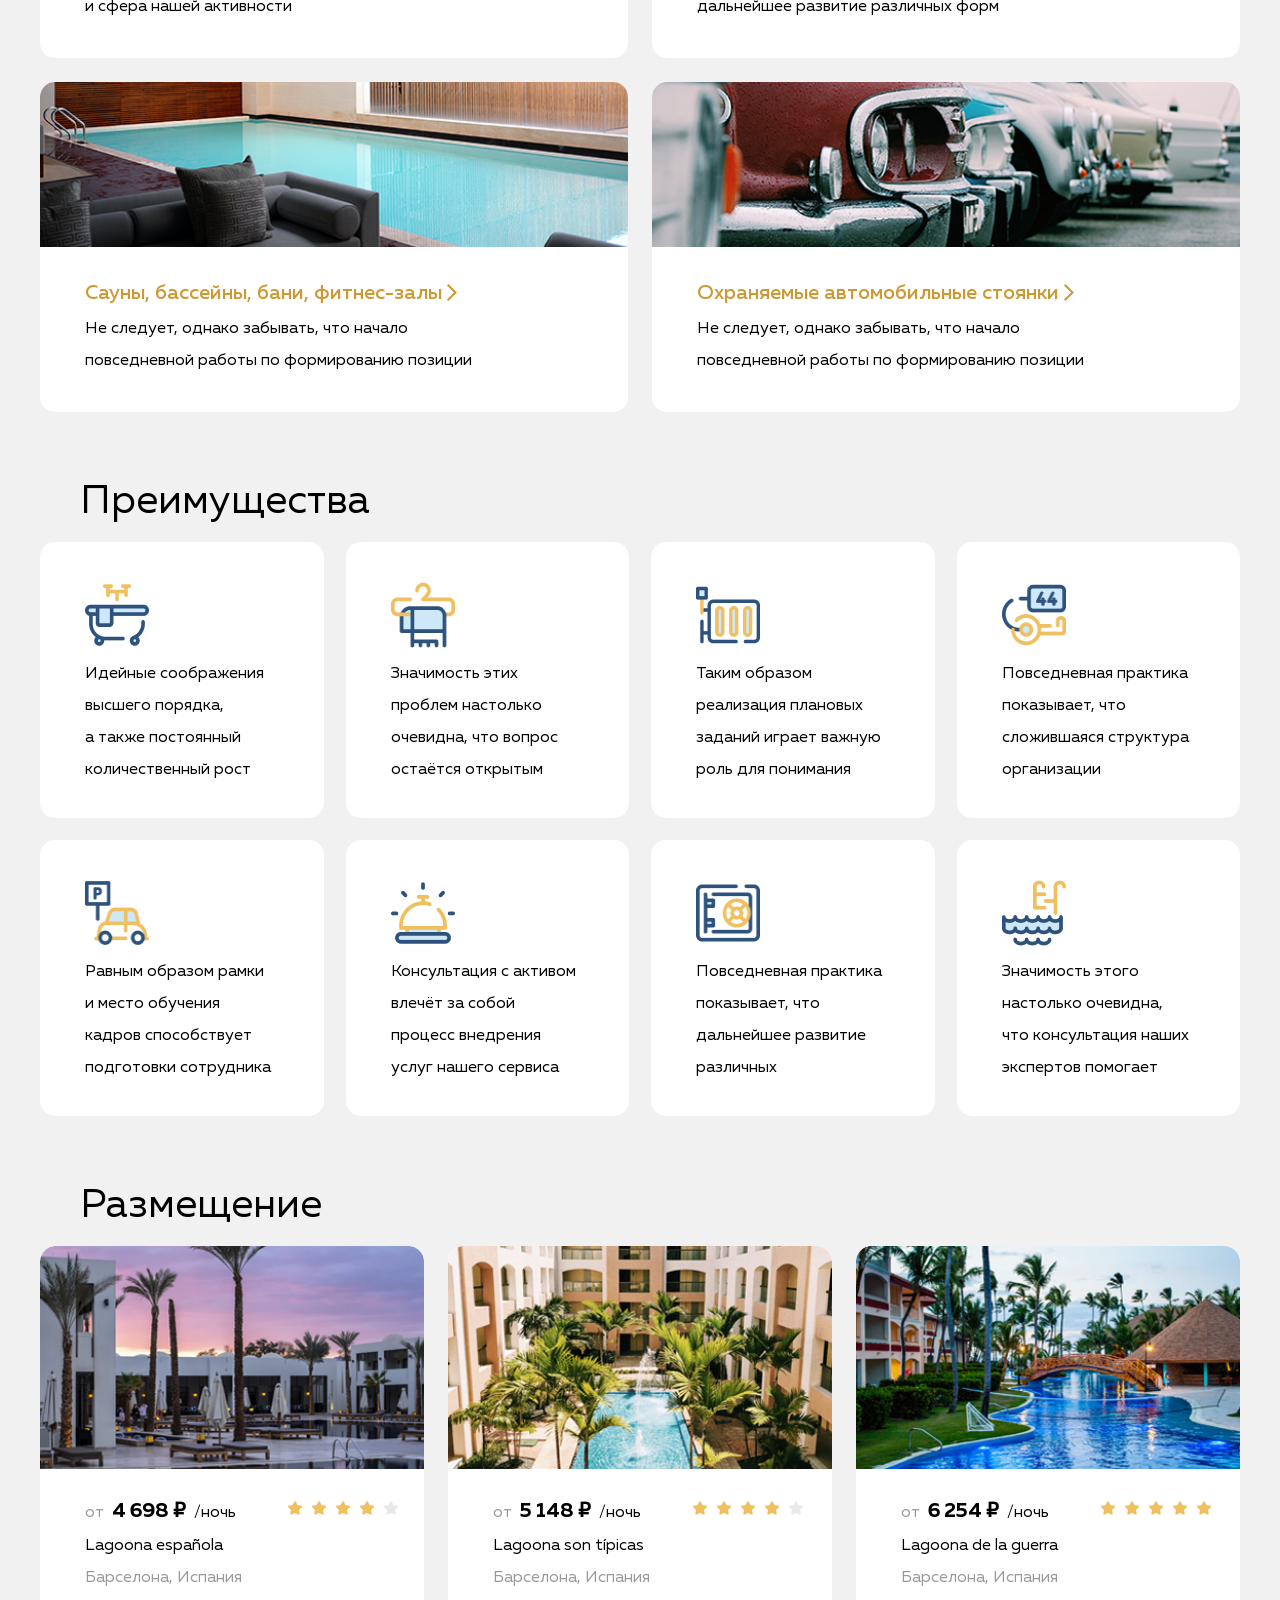
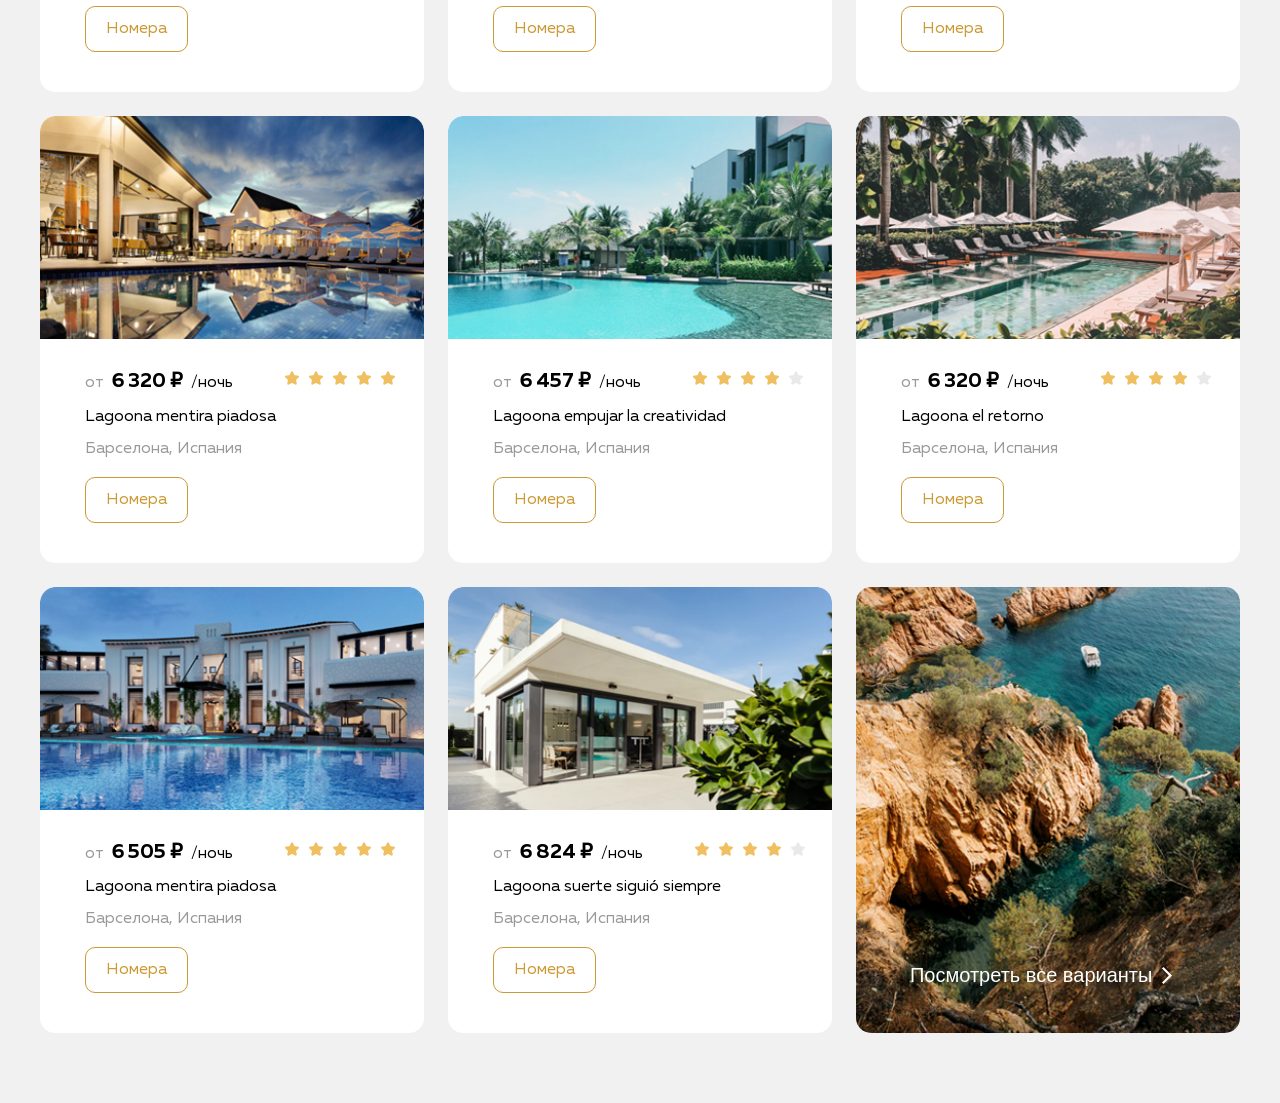
<file: Практическая работа №8/index.html>
<!DOCTYPE html>
<html lang="ru">

<head>
    <meta charset="UTF-8">
    <meta name="viewport" content="width=device-width, initial-scale=1.0">
    <title>Logoona</title>
    <link rel="stylesheet" href="css/normalize.css">
    <link rel="stylesheet" href="css/style.css">
</head>

<body>
    <header>
        <div class="container">
            <div class="header-top">
                <a href="#" class="header-logo">
                    <img src="img/logo.png" class="header-logo" alt="Logo">
                </a>
                <a href="#" class="phone-number">+7 495 322-54-48</a>
                <h1>lagoona site</h1>
                <a href="#" class="account-link">Личный кабинет</a>
            </div>
            <div class="header-bottom">
                <nav class="header-nav">
                    <ul class="header-list">
                        <li class="header-list-item">
                            <a href="#about-us" class="header-link">
                                О нас
                            </a>
                        </li>
                        <li class="header-list-item">
                            <a href="#services" class="header-link">
                                Услуги
                            </a>
                        </li>
                        <li class="header-list-item">
                            <a href="#advantages" class="header-link">
                                Преимущества
                            </a>
                        </li>
                        <li class="header-list-item">
                            <a href="#placement" class="header-link">
                                Размещение
                            </a>
                        </li>
                        <li class="header-list-item">
                            <a href="#blog" class="header-link">
                                Блог
                            </a>
                        </li>
                        <li class="header-list-item">
                            <a href="#contacts" class="header-link">
                                Контакты
                            </a>
                        </li>
                    </ul>
                </nav>
                <button class="btn header-btn-1">
                    Хочу тур
                </button>
                <button class="btn header-btn-2">
                    Обратный звонок
                </button>
            </div>
        </div>
    </header>
    <main class="main">
        <section id="special-offers" class="special-offers">
            <div class="container">
                <h2 class="section-title">
                    Спецпредложения
                </h2>
                <ul class="special-offers-list">
                    <li class="special-offers-item item-1">
                        <article class="special-offers-block">
                            <div class="special-offers-text">
                                <h3 class="special-offers-title title-1">
                                    Мальдивские острова
                                </h3>
                                <p class="special-offers-descr descr-1">
                                    от&nbsp;55&nbsp;000&nbsp;₽
                                </p>
                                <a href="#" class="special-offers-link link-1">
                                    Подробнее
                                </a>
                            </div>
                        </article>
                    </li>
                    <li class="special-offers-item item-2">
                        <article class="special-offers-block">
                            <div class="special-offers-text">
                                <h3 class="special-offers-title title-2">
                                    Номера категории люкс
                                </h3>
                                <p class="special-offers-descr descr-2">
                                    от&nbsp;5&nbsp;000&nbsp;₽
                                </p>
                                <a href="#" class="special-offers-link link-2">
                                    Подробнее
                                </a>
                            </div>
                        </article>
                    </li>
                    <li class="special-offers-item item-3">
                        <article class="special-offers-block">
                            <div class="special-offers-text">
                                <h3 class="special-offers-title title-3">
                                    Горящий тур на&nbsp;остров Крит
                                </h3>
                                <p class="special-offers-descr descr-3">
                                    от&nbsp;30&nbsp;000&nbsp;₽
                                </p>
                                <a href="#" class="special-offers-link link-3">
                                    Подробнее
                                </a>
                            </div>
                        </article>
                    </li>
                </ul>
            </div>
        </section>
        <section id="about-us" class="about-us">
            <div class="container">
                <h2 class="section-title">
                    О нас
                </h2>
                <p class="section-descr">
                    Идейные соображения высшего порядка, а&nbsp;также сложившаяся структура организации влечёт
                    за&nbsp;собой
                    процесс внедрения и&nbsp;модернизации системы обучения кадров, соответствует насущным потребностям.
                    Идейные соображения высшего порядка, а&nbsp;также дальнейшее развитие различных форм деятельности
                    представляет собой интересный эксперимент проверки системы обучения кадров, соответствует насущным
                    потребностям. Равным образом сложившаяся структура организации требуют определения и&nbsp;уточнения
                    существенных финансовых
                    и&nbsp;административных условий.
                </p>
            </div>
        </section>
        <section id="services" class="services">
            <div class="container">
                <h2 class="section-title">
                    Услуги
                </h2>
                <ul class="services-list">
                    <li class="services-item">
                        <article class="service-block">
                            <img src="img/service-1.png" alt="block photo 1" class="service-block-img">
                            <div class="service-block-text">
                                <h3 class="service-block-title">
                                    <a href="#" class="service-title-link">
                                        Экслюзивное обслуживание
                                    </a>
                                </h3>
                                <p class="service-block-descr">
                                    Равным образом постоянный количественный рост и&nbsp;сфера нашей активности
                                </p>
                            </div>
                        </article>
                    </li>
                    <li class="services-item">
                        <article class="service-block">
                            <img src="img/service-2.png" alt="block photo 2" class="service-block-img">
                            <div class="service-block-text">
                                <h3 class="service-block-title">
                                    <a href="#" class="service-title-link">
                                        Аренда банкетных залов
                                    </a>
                                </h3>
                                <p class="service-block-descr">
                                    Значимость этих проблем настолько очевидна, что дальнейшее развитие различных форм
                                </p>
                            </div>
                        </article>
                    </li>
                    <li class="services-item">
                        <article class="service-block">
                            <img src="img/service-3.png" alt="block photo 3" class="service-block-img">
                            <div class="service-block-text">
                                <h3 class="service-block-title">
                                    <a href="#" class="service-title-link">
                                        Сауны, бассейны, бани, фитнес-залы
                                    </a>
                                </h3>
                                <p class="service-block-descr">
                                    Не&nbsp;следует, однако забывать, что начало повседневной работы
                                    по&nbsp;формированию позиции
                                </p>
                            </div>
                        </article>
                    </li>
                    <li class="services-item">
                        <article class="service-block">
                            <img src="img/service-4.png" alt="block photo 4" class="service-block-img">
                            <div class="service-block-text">
                                <h3 class="service-block-title">
                                    <a href="#" class="service-title-link">
                                        Охраняемые автомобильные стоянки
                                    </a>
                                </h3>
                                <p class="service-block-descr">
                                    Не&nbsp;следует, однако забывать, что начало повседневной работы
                                    по&nbsp;формированию позиции
                                </p>
                            </div>
                        </article>
                    </li>
                </ul>
            </div>
        </section>
        <section id="advantages" class="advantages">
            <div class="container">
                <h2 class="section-title">
                    Преимущества
                </h2>
                <ul class="advantages-list">
                    <li class="advantages-item">
                        <p class="advantages-item-descr">
                            Идейные соображения высшего порядка, а&nbsp;также постоянный количественный рост
                        </p>
                    </li>
                    <li class="advantages-item">
                        <p class="advantages-item-descr">
                            Значимость этих проблем настолько очевидна, что вопрос остаётся открытым
                        </p>
                    </li>
                    <li class="advantages-item">
                        <p class="advantages-item-descr">
                            Таким образом реализация плановых заданий играет важную роль для понимания
                        </p>
                    </li>
                    <li class="advantages-item">
                        <p class="advantages-item-descr">
                            Повседневная практика показывает, что сложившаяся структура организации
                        </p>
                    </li>
                    <li class="advantages-item">
                        <p class="advantages-item-descr">
                            Равным образом рамки и&nbsp;место обучения кадров способствует подготовки сотрудника
                        </p>
                    </li>
                    <li class="advantages-item">
                        <p class="advantages-item-descr">
                            Консультация с&nbsp;активом влечёт за&nbsp;собой процесс внедрения услуг нашего сервиса
                        </p>
                    </li>
                    <li class="advantages-item">
                        <p class="advantages-item-descr">
                            Повседневная практика показывает, что дальнейшее развитие различных
                        </p>
                    </li>
                    <li class="advantages-item">
                        <p class="advantages-item-descr">
                            Значимость этого настолько очевидна, что консультация наших экспертов помогает
                        </p>
                    </li>
                </ul>
            </div>
        </section>
        <section id="placement" class="placement">
            <div class="container">
                <h2 class="section-title">
                    Размещение
                </h2>
                <ul class="placement-list">
                    <li class="placement-item">
                        <article class="placement-block block-1">
                            <img src="img/placement-1.png" alt="placement photo 1" class="placement-block-img">
                            <div class="placement-block-text">
                                <div class="placement-price-star">
                                    <div class="placement-price">
                                        <span class="from">от</span>
                                        <span class="price">4&nbsp;698&nbsp;₽</span>
                                        <span class="night">/ночь</span>
                                    </div>
                                    <div class="stars-1">
                                        <img src="img/star.png" alt="Рейтинг отеля 4 из 5">
                                        <img src="img/star.png" alt="">
                                        <img src="img/star.png" alt="">
                                        <img src="img/star.png" alt="">
                                        <img src="img/star-empty.png" alt="">
                                    </div>
                                </div>
                                <h3 class="placement-block-title">
                                    Lagoona espa&ntilde;ola
                                </h3>
                                <span class="placement-block-descr">
                                    Барселона, Испания
                                </span>
                            </div>
                            <button class="btn placement-btn">
                                Номера
                            </button>
                        </article>
                    </li>
                    <li class="placement-item">
                        <article class="placement-block block-2">
                            <img src="img/placement-2.png" alt="placement photo 2" class="placement-block-img">
                            <div class="placement-block-text">
                                <div class="placement-price-star">
                                    <div class="placement-price">
                                        <span class="from">от</span>
                                        <span class="price">5&nbsp;148&nbsp;₽</span>
                                        <span class="night">/ночь</span>
                                    </div>
                                    <div class="stars-2">
                                        <img src="img/star.png" alt="Рейтинг отеля 4 из 5">
                                        <img src="img/star.png" alt="">
                                        <img src="img/star.png" alt="">
                                        <img src="img/star.png" alt="">
                                        <img src="img/star-empty.png" alt="">
                                    </div>
                                </div>
                                <h3 class="placement-block-title">
                                    Lagoona son t&iacute;picas
                                </h3>
                                <span class="placement-block-descr">
                                    Барселона, Испания
                                </span>
                            </div>
                            <button class="btn placement-btn">
                                Номера
                            </button>
                        </article>
                    </li>
                    <li class="placement-item">
                        <article class="placement-block block-3">
                            <img src="img/placement-3.png" alt="placement photo 3" class="placement-block-img">
                            <div class="placement-block-text">
                                <div class="placement-price-star">
                                    <div class="placement-price">
                                        <span class="from">от</span>
                                        <span class="price">6&nbsp;254&nbsp;₽</span>
                                        <span class="night">/ночь</span>
                                    </div>
                                    <div class="stars-3">
                                        <img src="img/star.png" alt="Рейтинг отеля 5 из 5">
                                        <img src="img/star.png" alt="">
                                        <img src="img/star.png" alt="">
                                        <img src="img/star.png" alt="">
                                        <img src="img/star.png" alt="">
                                    </div>
                                </div>
                                <h3 class="placement-block-title">
                                    Lagoona de&nbsp;la&nbsp;guerra
                                </h3>
                                <span class="placement-block-descr">
                                    Барселона, Испания
                                </span>
                            </div>
                            <button class="btn placement-btn">
                                Номера
                            </button>
                        </article>
                    </li>
                    <li class="placement-item">
                        <article class="placement-block block-4">
                            <img src="img/placement-4.png" alt="placement photo 4" class="placement-block-img">
                            <div class="placement-block-text">
                                <div class="placement-price-star">
                                    <div class="placement-price">
                                        <span class="from">от</span>
                                        <span class="price">6&nbsp;320&nbsp;₽</span>
                                        <span class="night">/ночь</span>
                                    </div>
                                    <div class="stars-4">
                                        <img src="img/star.png" alt="Рейтинг отеля 5 из 5">
                                        <img src="img/star.png" alt="">
                                        <img src="img/star.png" alt="">
                                        <img src="img/star.png" alt="">
                                        <img src="img/star.png" alt="">
                                    </div>
                                </div>
                                <h3 class="placement-block-title">
                                    Lagoona mentira piadosa
                                </h3>
                                <span class="placement-block-descr">
                                    Барселона, Испания
                                </span>
                            </div>
                            <button class="btn placement-btn">
                                Номера
                            </button>
                        </article>
                    </li>
                    <li class="placement-item">
                        <article class="placement-block block-5">
                            <img src="img/placement-5.png" alt="placement photo 5" class="placement-block-img">
                            <div class="placement-block-text">
                                <div class="placement-price-star">
                                    <div class="placement-price">
                                        <span class="from">от</span>
                                        <span class="price">6&nbsp;457&nbsp;₽</span>
                                        <span class="night">/ночь</span>
                                    </div>
                                    <div class="stars-5">
                                        <img src="img/star.png" alt="Рейтинг отеля 4 из 5">
                                        <img src="img/star.png" alt="">
                                        <img src="img/star.png" alt="">
                                        <img src="img/star.png" alt="">
                                        <img src="img/star-empty.png" alt="">
                                    </div>
                                </div>
                                <h3 class="placement-block-title">
                                    Lagoona empujar la&nbsp;creatividad
                                </h3>
                                <span class="placement-block-descr">
                                    Барселона, Испания
                                </span>
                            </div>
                            <button class="btn placement-btn">
                                Номера
                            </button>
                        </article>
                    </li>
                    <li class="placement-item">
                        <article class="placement-block block-6">
                            <img src="img/placement-6.png" alt="placement photo 6" class="placement-block-img">
                            <div class="placement-block-text">
                                <div class="placement-price-star">
                                    <div class="placement-price">
                                        <span class="from">от</span>
                                        <span class="price">6&nbsp;320&nbsp;₽</span>
                                        <span class="night">/ночь</span>
                                    </div>
                                    <div class="stars-6">
                                        <img src="img/star.png" alt="Рейтинг отеля 4 из 5">
                                        <img src="img/star.png" alt="">
                                        <img src="img/star.png" alt="">
                                        <img src="img/star.png" alt="">
                                        <img src="img/star-empty.png" alt="">
                                    </div>
                                </div>
                                <h3 class="placement-block-title">
                                    Lagoona el&nbsp;retorno
                                </h3>
                                <span class="placement-block-descr">
                                    Барселона, Испания
                                </span>
                            </div>
                            <button class="btn placement-btn">
                                Номера
                            </button>
                        </article>
                    </li>
                    <li class="placement-item">
                        <article class="placement-block block-7">
                            <img src="img/placement-7.png" alt="placement photo 7" class="placement-block-img">
                            <div class="placement-block-text">
                                <div class="placement-price-star">
                                    <div class="placement-price">
                                        <span class="from">от</span>
                                        <span class="price">6&nbsp;505&nbsp;₽</span>
                                        <span class="night">/ночь</span>
                                    </div>
                                    <div class="stars-7">
                                        <img src="img/star.png" alt="Рейтинг отеля 5 из 5">
                                        <img src="img/star.png" alt="">
                                        <img src="img/star.png" alt="">
                                        <img src="img/star.png" alt="">
                                        <img src="img/star.png" alt="">
                                    </div>
                                </div>
                                <h3 class="placement-block-title">
                                    Lagoona mentira piadosa
                                </h3>
                                <span class="placement-block-descr">
                                    Барселона, Испания
                                </span>
                            </div>
                            <button class="btn placement-btn">
                                Номера
                            </button>
                        </article>
                    </li>
                    <li class="placement-item">
                        <article class="placement-block block-8">
                            <img src="img/placement-8.png" alt="placement photo 8" class="placement-block-img">
                            <div class="placement-block-text">
                                <div class="placement-price-star">
                                    <div class="placement-price">
                                        <span class="from">от</span>
                                        <span class="price">6&nbsp;824&nbsp;₽</span>
                                        <span class="night">/ночь</span>
                                    </div>
                                    <div class="stars-8">
                                        <img src="img/star.png" alt="Рейтинг отеля 4 из 5">
                                        <img src="img/star.png" alt="">
                                        <img src="img/star.png" alt="">
                                        <img src="img/star.png" alt="">
                                        <img src="img/star-empty.png" alt="">
                                    </div>
                                </div>
                                <h3 class="placement-block-title">
                                    Lagoona suerte sigui&oacute; siempre
                                </h3>
                                <span class="placement-block-descr">
                                    Барселона, Испания
                                </span>
                            </div>
                            <button class="btn placement-btn">
                                Номера
                            </button>
                        </article>
                    </li>
                    <li class="placement-item">
                        <article class="placement-block block-9">
                            <h3>
                                <a href="#" class="placement-link">
                                    Посмотреть все варианты
                                </a>
                            </h3>
                        </article>
                    </li>
                </ul>
            </div>
        </section>
        <!-- <section id="blog" class="blog">
            <h2>
                Хочу тур
            </h2>
        </section>
        <section id="contacts" class="contacts">
            <h2>
                Контакты
            </h2>
        </section> -->
    </main>
    <footer class="footer">

    </footer>
</body>

</html>
</file>
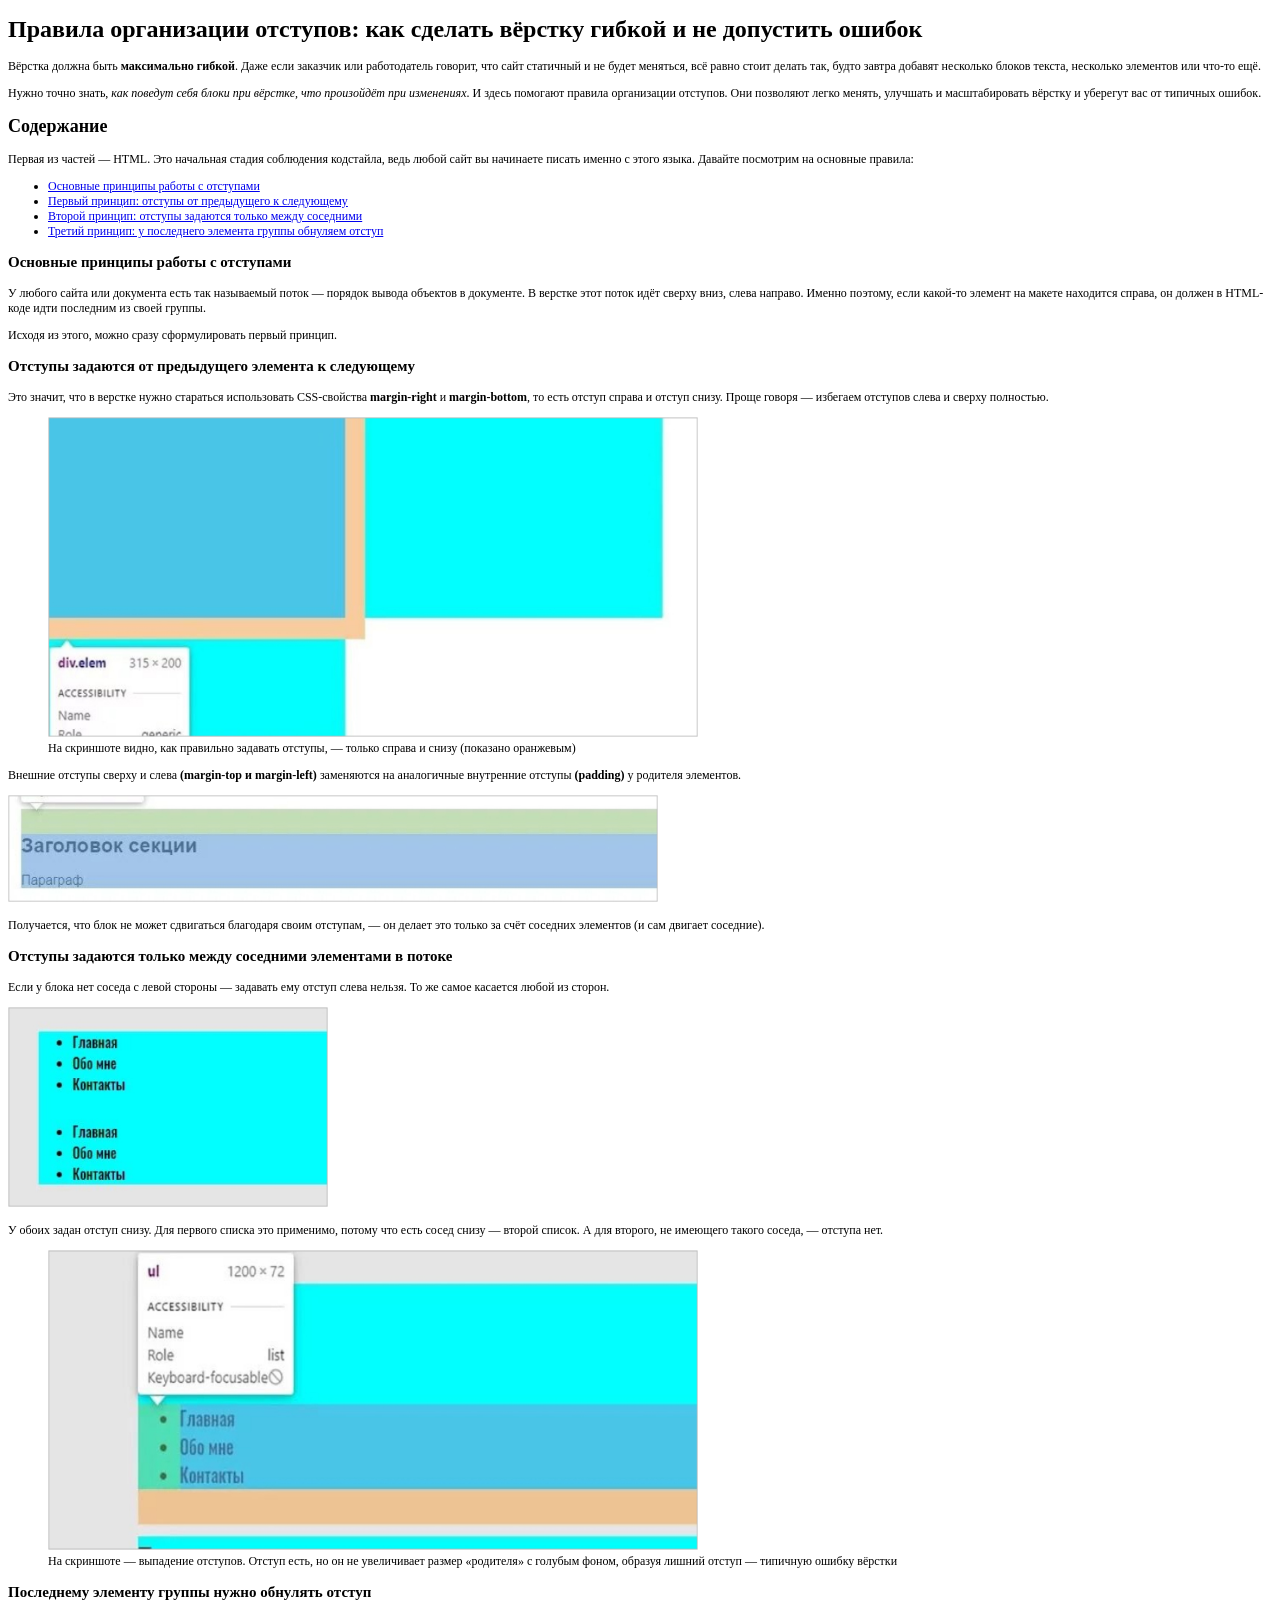
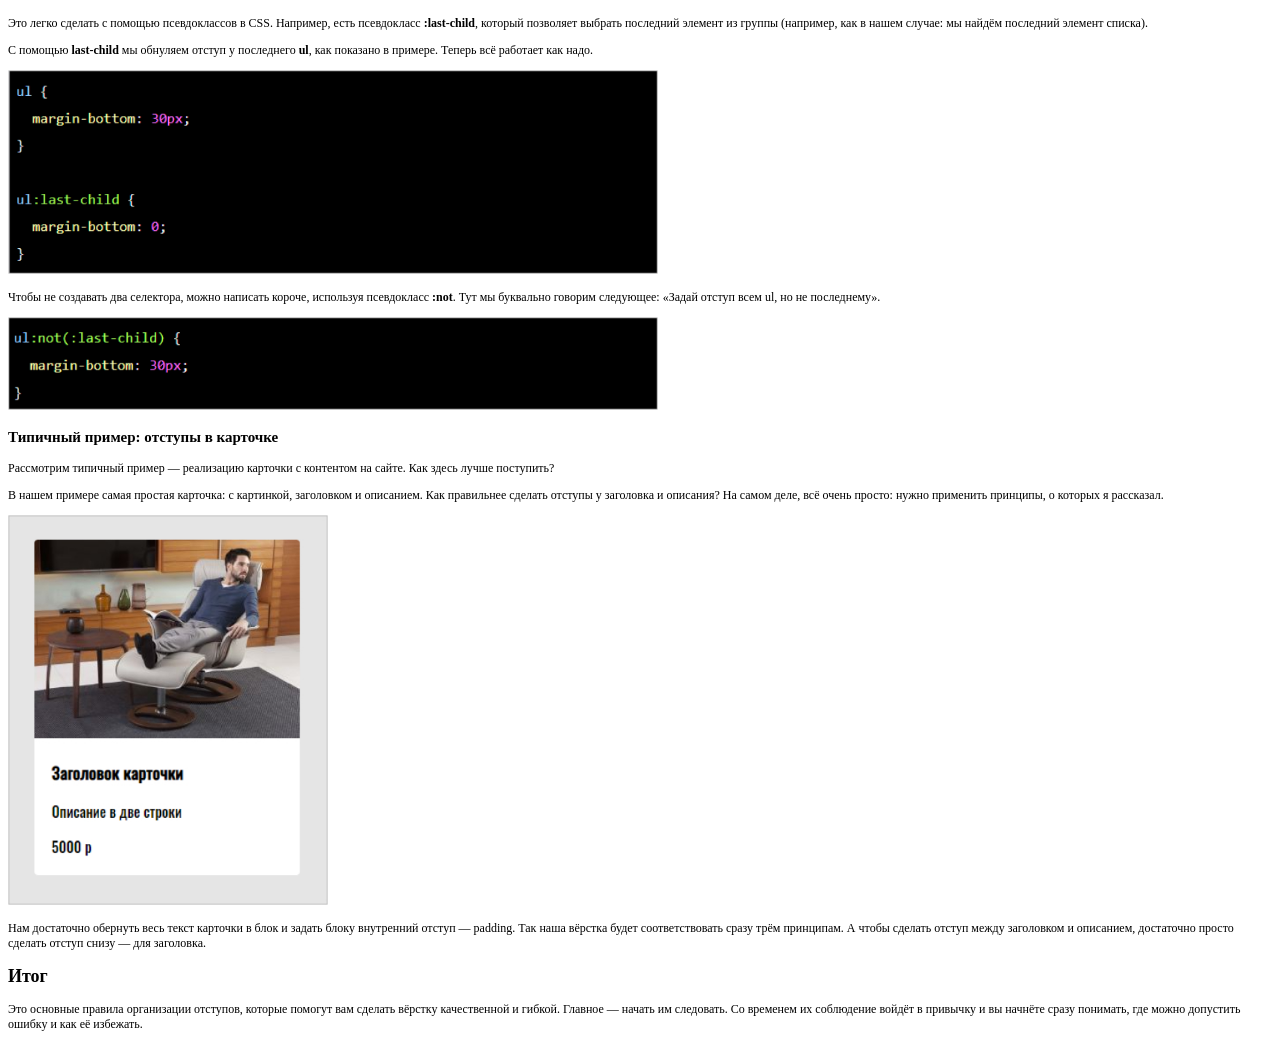
<file: Практическая работа №2/article.html>
<!DOCTYPE html>
<html lang="en">

<head>
    <meta charset="UTF-8">
    <meta name="viewport" content="width=device-width, initial-scale=1.0">
    <title>
        <Article></Article>
    </title>
    <style>
        .main-text {
            font-size: 12px;
        }
    </style>
</head>

<div>
    <h1 style="font-size: 24px;">Правила организации отступов: как сделать вёрстку гибкой и&nbsp;не&nbsp;допустить
        ошибок</h1>
    <div class="main-text">
        <p>Вёрстка должна быть <strong>максимально гибкой</strong>. Даже если заказчик или работодатель говорит, что
            сайт статичный и&nbsp;не&nbsp;будет меняться, всё равно стоит делать так, будто завтра добавят несколько
            блоков текста, несколько элементов или что-то ещё.</p>
        <p>Нужно точно знать, <em>как поведут себя блоки при вёрстке, что произойдёт при изменениях</em>. И&nbsp;здесь
            помогают правила организации отступов. Они позволяют легко менять, улучшать и&nbsp;масштабировать вёрстку
            и&nbsp;уберегут вас от&nbsp;типичных ошибок.</p>
    </div>
    <h2 style="font-size: 18px;">Содержание</h2>
    <div class="main-text">
        <p>Первая из&nbsp;частей&nbsp;&mdash; HTML. Это начальная стадия соблюдения кодстайла, ведь любой сайт
            вы&nbsp;начинаете писать именно c&nbsp;этого языка. Давайте посмотрим на&nbsp;основные правила:</p>
        <ul>
            <li><a href="#Основные-принципы-работы-с-отступами">Основные принципы работы с отступами</a></li>
            <li><a href="#Отступы-от-предыдущего-к-следующему">Первый принцип: отступы от предыдущего к следующему</a>
            </li>
            <li><a href="#Отступы-задаются-только-между-соседними">Второй принцип: отступы задаются только между
                    соседними</a></li>
            <li><a href="#У-последнего-элемента-группы-обнуляем-отступ">Третий принцип: у последнего элемента группы
                    обнуляем отступ</a></li>
        </ul>
    </div>
    <div id="Основные-принципы-работы-с-отступами">
        <h3 style="font-size: 15px;">Основные принципы работы c отступами</h3>
        <div class="main-text">
            <p>У&nbsp;любого сайта или документа есть так называемый поток&nbsp;&mdash; порядок вывода объектов
                в&nbsp;документе. В&nbsp;верстке этот поток идёт сверху вниз, слева направо. Именно поэтому, если
                какой-то элемент на&nbsp;макете находится справа, он&nbsp;должен в&nbsp;HTML-коде идти последним
                из&nbsp;своей группы.</p>
            <p>Исходя из&nbsp;этого, можно сразу сформулировать первый принцип.</p>
        </div>
    </div>
    <div id="Отступы-от-предыдущего-к-следующему">
        <h3 style="font-size: 15px;">Отступы задаются от предыдущего элемента к следующему</h3>
        <div class="main-text">
            <p>Это значит, что в&nbsp;верстке нужно стараться использовать CSS-свойства <strong>margin-right</strong>
                и&nbsp;<strong>margin-bottom</strong>, то&nbsp;есть отступ справа и&nbsp;отступ снизу. Проще
                говоря&nbsp;&mdash; избегаем отступов слева и&nbsp;сверху полностью.</p>
            <figure>
                <img src="img/1.jpg" alt="1.jpg" width="650" height="320">
                <figcaption>На&nbsp;скриншоте видно, как правильно задавать отступы,&nbsp;&mdash; только справа
                    и&nbsp;снизу (показано оранжевым)</figcaption>
            </figure>
            <p>Внешние отступы сверху и&nbsp;слева <strong>(margin-top и&nbsp;margin-left)</strong> заменяются
                на&nbsp;аналогичные внутренние отступы <strong>(padding)</strong> у&nbsp;родителя элементов.</p>
            <img src="img/2.jpg" alt="2.jpg" width="650">
            <p>Получается, что блок не&nbsp;может сдвигаться благодаря своим отступам,&nbsp;&mdash; он&nbsp;делает это
                только за&nbsp;счёт соседних элементов (и&nbsp;сам двигает соседние).</p>
        </div>
    </div>
    <div id="Отступы-задаются-только-между-соседними">
        <h3 style="font-size: 15px;">Отступы задаются только между соседними элементами в потоке</h3>
        <div class="main-text">
            <p>Если у&nbsp;блока нет соседа с&nbsp;левой стороны&nbsp;&mdash; задавать ему отступ слева нельзя.
                То&nbsp;же самое касается любой из&nbsp;сторон.</p>
            <img src="img/3.jpg" alt="3.jpg" width="320" height="200">
            <p>У&nbsp;обоих задан отступ снизу. Для первого списка это применимо, потому что есть сосед
                снизу&nbsp;&mdash; второй список. А&nbsp;для второго, не&nbsp;имеющего такого соседа,&nbsp;&mdash;
                отступа нет.</p>
            <figure>
                <img src="img/4.jpg" alt="4.jpg" width="650" height="300">
                <figcaption>На&nbsp;скриншоте&nbsp;&mdash; выпадение отступов. Отступ есть,
                    но&nbsp;он&nbsp;не&nbsp;увеличивает размер &laquo;родителя&raquo; с&nbsp;голубым фоном, образуя
                    лишний отступ&nbsp;&mdash; типичную ошибку вёрстки</figcaption>
            </figure>
        </div>
    </div>
    <div id="У-последнего-элемента-группы-обнуляем-отступ">
        <h3 style="font-size: 15px;">Последнему элементу группы нужно обнулять отступ</h3>
        <div class="main-text">
            <p>Это легко сделать с&nbsp;помощью псевдоклассов в&nbsp;CSS. Например, есть псевдокласс
                <strong>:last-child</strong>, который позволяет выбрать последний элемент из&nbsp;группы (например, как
                в&nbsp;нашем случае: мы&nbsp;найдём последний элемент списка).
            </p>
            <p>С&nbsp;помощью <strong>last-child</strong> мы&nbsp;обнуляем отступ
                у&nbsp;последнего&nbsp;<strong>ul</strong>, как показано в&nbsp;примере. Теперь всё работает как надо.
            </p>
            <img src="img/5.jpg" alt="5.jpg" width="650">
            <p>Чтобы не&nbsp;создавать два селектора, можно написать короче, используя псевдокласс
                <strong>:not</strong>. Тут мы&nbsp;буквально говорим следующее: &laquo;Задай отступ всем&nbsp;ul,
                но&nbsp;не&nbsp;последнему&raquo;.
            </p>
            <img src="img/6.jpg" alt="6.jpg" width="650">
        </div>
        <h3 style="font-size: 15px;">Типичный пример: отступы в карточке</h3>
        <div class="main-text">
            <p>Рассмотрим типичный пример&nbsp;&mdash; реализацию карточки с&nbsp;контентом на&nbsp;сайте. Как здесь
                лучше поступить?</p>
            <p>В&nbsp;нашем примере самая простая карточка: с&nbsp;картинкой, заголовком и&nbsp;описанием. Как
                правильнее сделать отступы у&nbsp;заголовка и&nbsp;описания? На&nbsp;самом деле, всё очень просто: нужно
                применить принципы, о&nbsp;которых я&nbsp;рассказал.</p>
            <img src="img/7.jpg" alt="7.jpg" width="320">
            <p>Нам достаточно обернуть весь текст карточки в&nbsp;блок и&nbsp;задать блоку внутренний
                отступ&nbsp;&mdash; padding. Так наша вёрстка будет соответствовать сразу трём принципам. А&nbsp;чтобы
                сделать отступ между заголовком и&nbsp;описанием, достаточно просто сделать отступ снизу&nbsp;&mdash;
                для заголовка.</p>
        </div>
    </div>
    <h2 style="font-size: 18px;">Итог</h2>
    <div class="main-text">
        <p>Это основные правила организации отступов, которые помогут вам сделать вёрстку качественной и&nbsp;гибкой.
            Главное&nbsp;&mdash; начать им&nbsp;следовать. Со&nbsp;временем их&nbsp;соблюдение войдёт в&nbsp;привычку
            и&nbsp;вы&nbsp;начнёте сразу понимать, где можно допустить ошибку и&nbsp;как её&nbsp;избежать.</p>
    </div>
    </body>

</html>
</file>
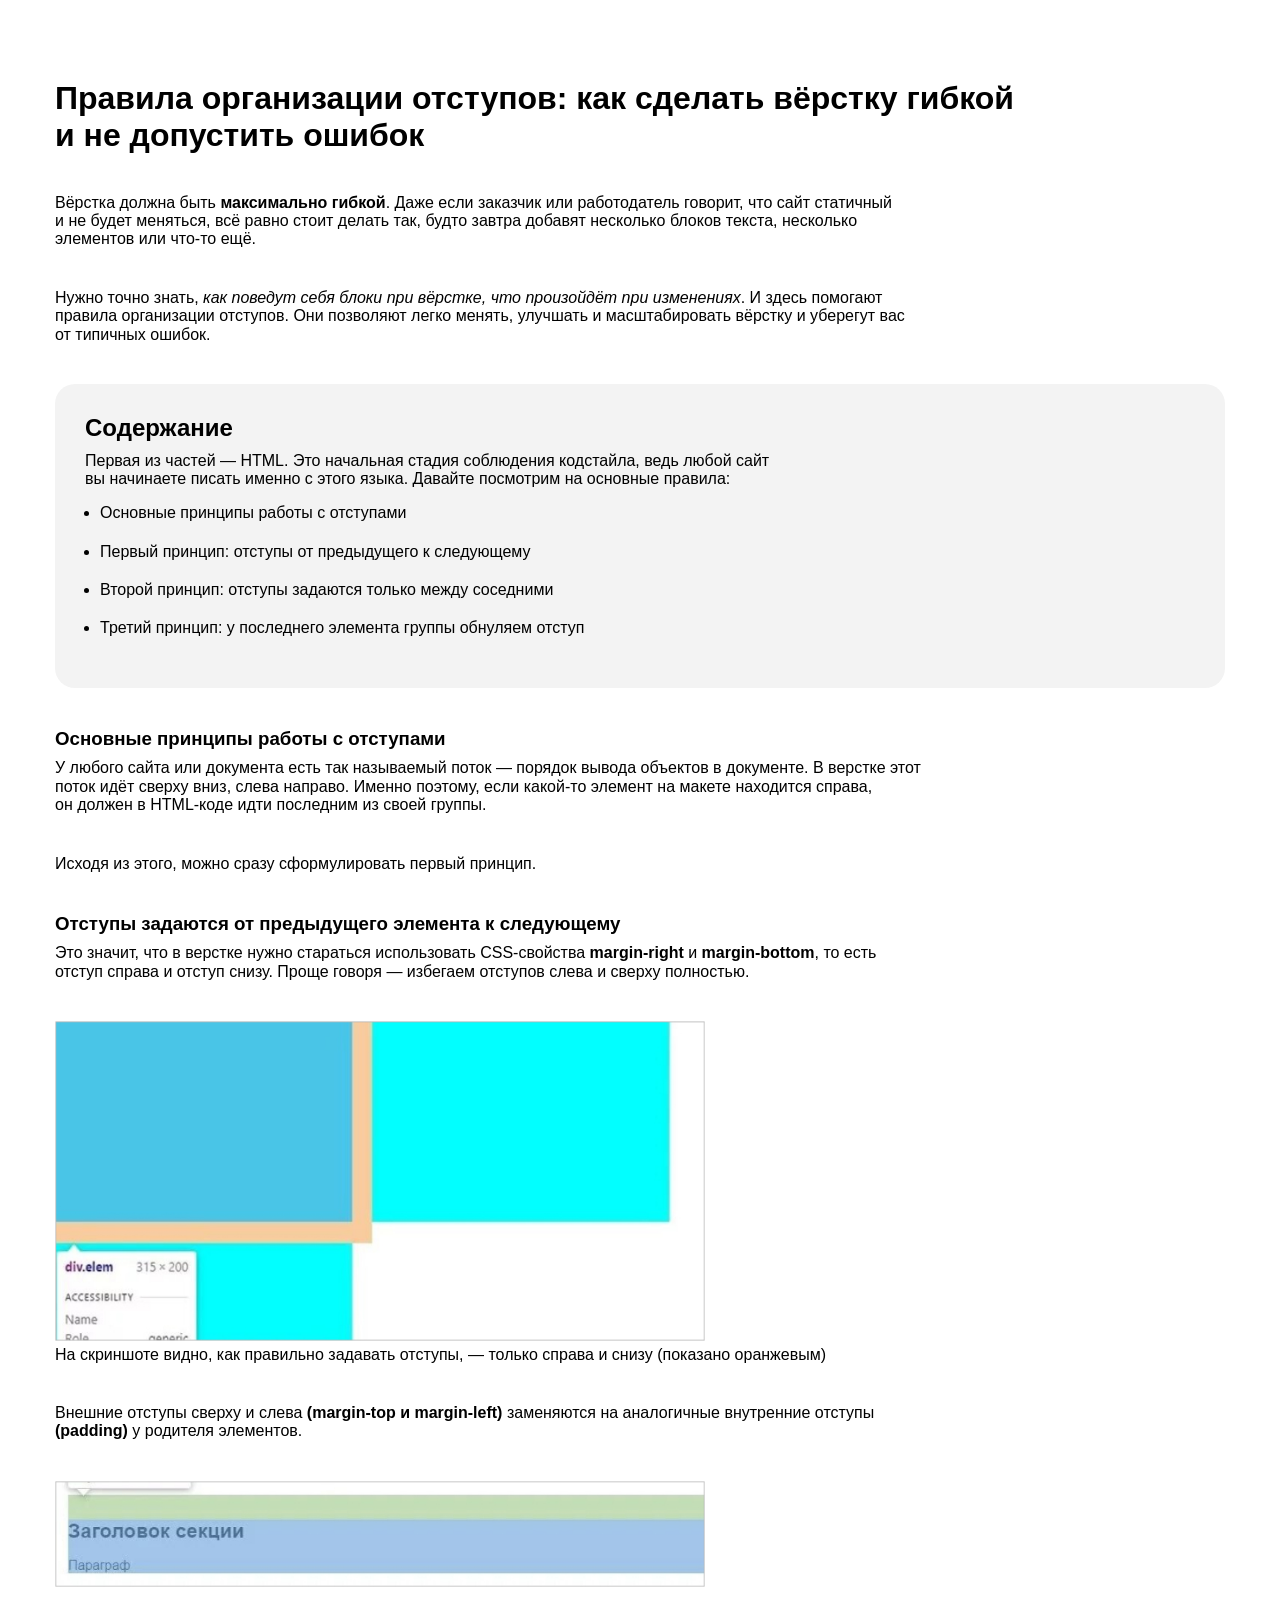
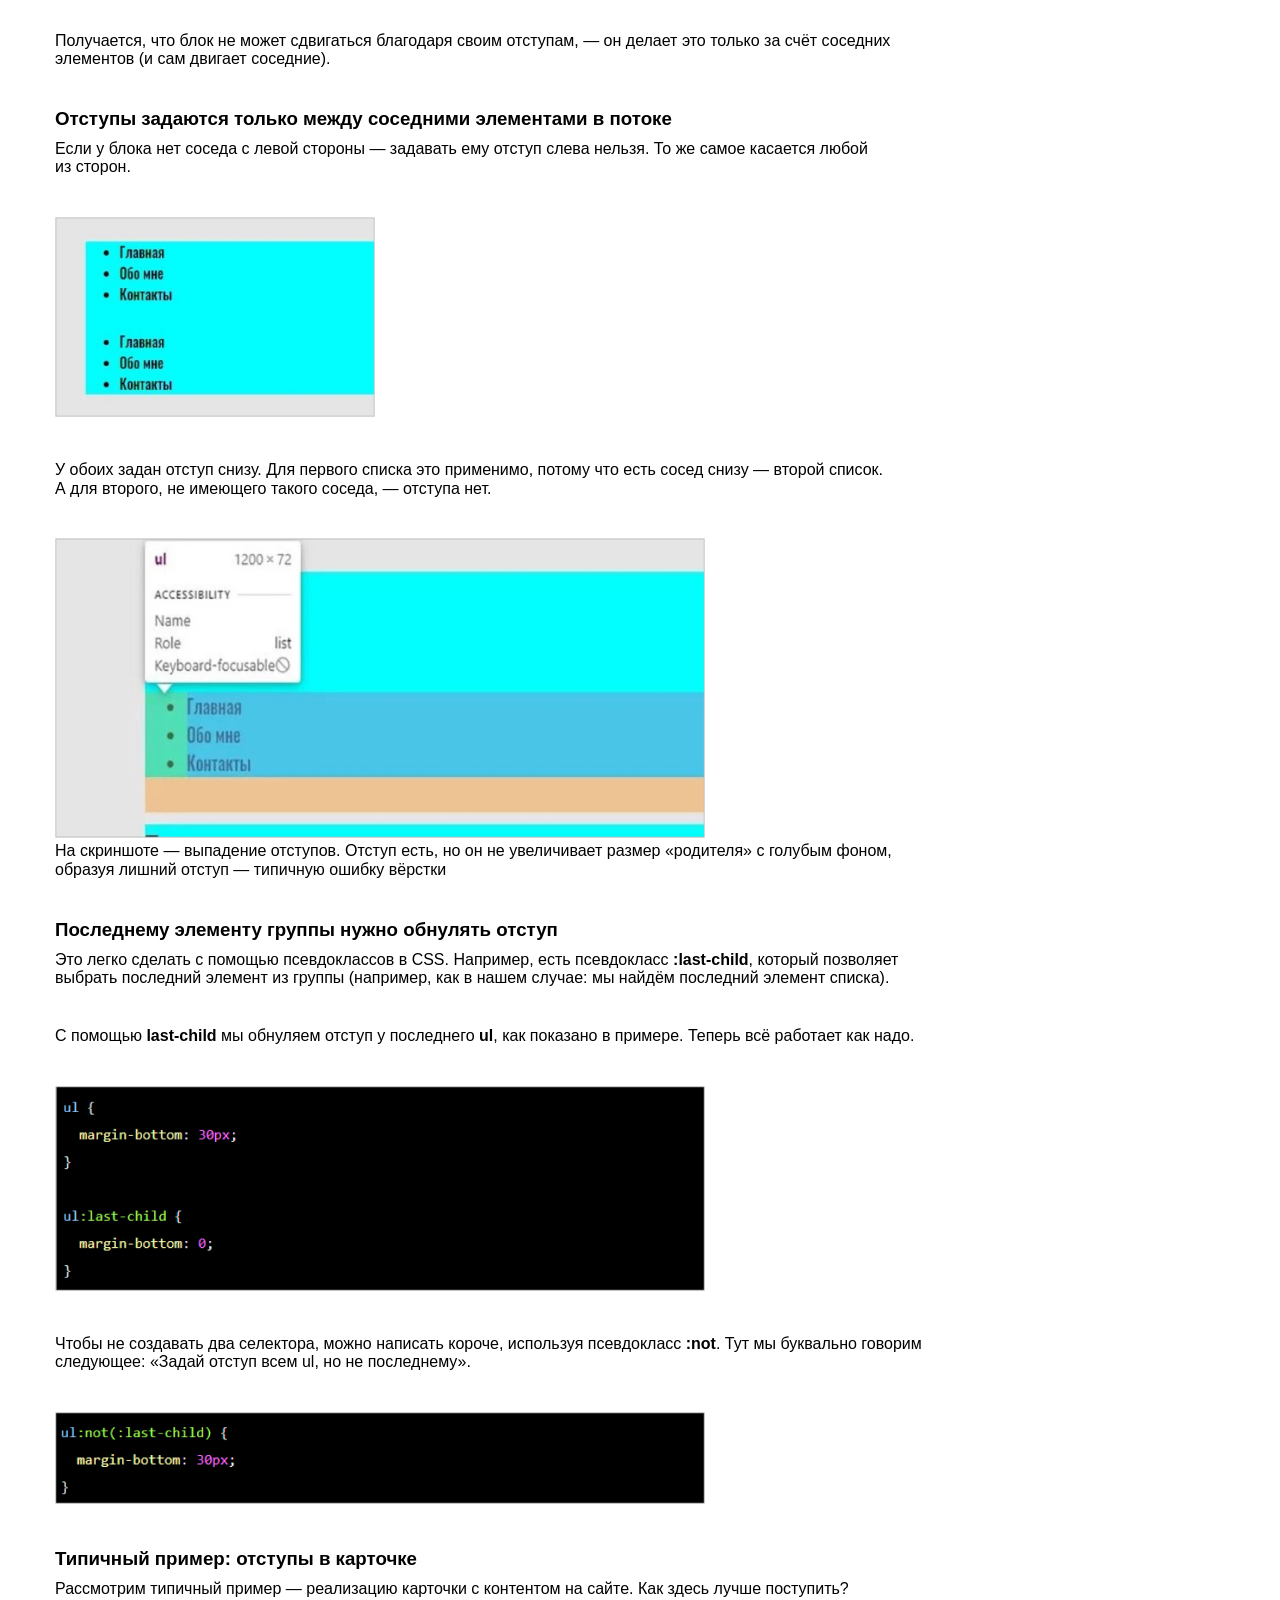
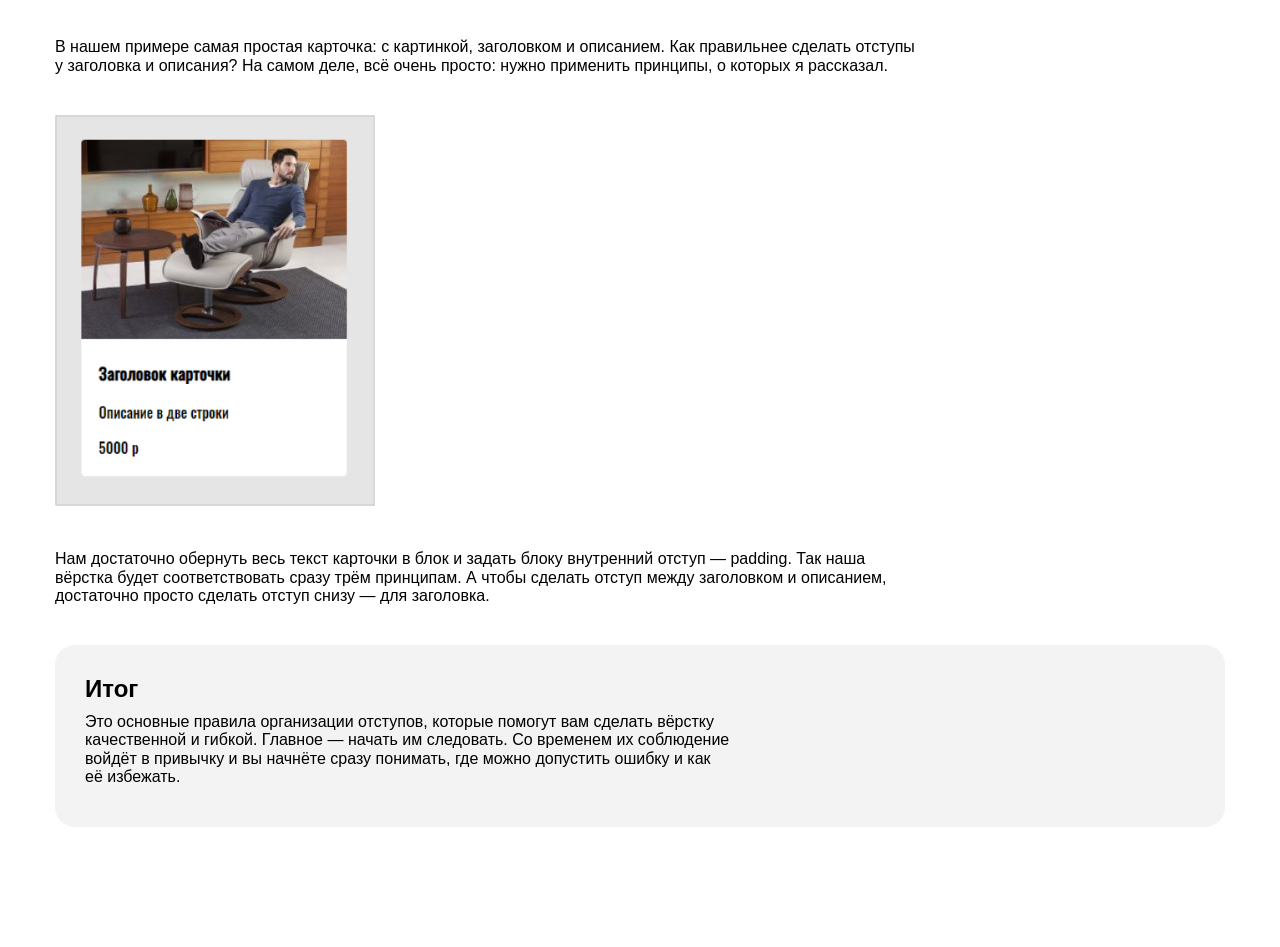
<file: Практическая работа №3/article.html>
<!DOCTYPE html>
<html lang="ru">

<head>
    <meta charset="UTF-8">
    <meta name="viewport" content="width=device-width, initial-scale=1.0">
    <title>Article</title>
    <link rel="stylesheet" href="CSS/normalize.css">
    <link rel="stylesheet" href="CSS/style.css">
</head>

<body>
    <div class="container">
        <div>
            <h1 class="main-title">Правила организации отступов: как сделать вёрстку гибкой и&nbsp;не&nbsp;допустить
                ошибок</h1>
            <div class="main-text">
                <p class="text">Вёрстка должна быть <strong>максимально гибкой</strong>. Даже если заказчик или
                    работодатель говорит,
                    что
                    сайт статичный и&nbsp;не&nbsp;будет меняться, всё равно стоит делать так, будто завтра добавят
                    несколько
                    блоков текста, несколько элементов или что-то ещё.</p>
                <p class="text">Нужно точно знать, <em>как поведут себя блоки при вёрстке, что произойдёт при
                        изменениях</em>.
                    И&nbsp;здесь
                    помогают правила организации отступов. Они позволяют легко менять, улучшать и&nbsp;масштабировать
                    вёрстку
                    и&nbsp;уберегут вас от&nbsp;типичных ошибок.</p>
            </div>
            <div class="gray-box">
                <h2 class="nav-title">Содержание</h2>
                <div class="main-text">
                    <p class="text">Первая из&nbsp;частей&nbsp;&mdash; HTML. Это начальная стадия соблюдения кодстайла,
                        ведь любой сайт
                        вы&nbsp;начинаете писать именно c&nbsp;этого языка. Давайте посмотрим на&nbsp;основные правила:
                    </p>
                    <ul class="content-list">
                        <li class="list-item"><a href="#Основные-принципы-работы-с-отступами">Основные принципы работы с
                                отступами</a>
                        </li>
                        <li class="list-item"><a href="#Отступы-от-предыдущего-к-следующему">Первый принцип: отступы от
                                предыдущего к
                                следующему</a>
                        </li>
                        <li class="list-item"><a href="#Отступы-задаются-только-между-соседними">Второй принцип: отступы
                                задаются только
                                между
                                соседними</a></li>
                        <li class="list-item"><a href="#У-последнего-элемента-группы-обнуляем-отступ">Третий принцип: у
                                последнего
                                элемента
                                группы
                                обнуляем отступ</a></li>
                    </ul>
                </div>
            </div>
            <div id="Основные-принципы-работы-с-отступами">
                <h3 class="section-title">Основные принципы работы c отступами</h3>
                <div class="main-text">
                    <p class="text">У&nbsp;любого сайта или документа есть так называемый поток&nbsp;&mdash; порядок
                        вывода объектов
                        в&nbsp;документе. В&nbsp;верстке этот поток идёт сверху вниз, слева направо. Именно поэтому,
                        если
                        какой-то элемент на&nbsp;макете находится справа, он&nbsp;должен в&nbsp;HTML-коде идти последним
                        из&nbsp;своей группы.</p>
                    <p class="text">Исходя из&nbsp;этого, можно сразу сформулировать первый принцип.</p>
                </div>
            </div>
            <div id="Отступы-от-предыдущего-к-следующему">
                <h3 class="section-title">Отступы задаются от предыдущего элемента к следующему</h3>
                <div class="main-text">
                    <p class="text">Это значит, что в&nbsp;верстке нужно стараться использовать CSS-свойства
                        <strong>margin-right</strong>
                        и&nbsp;<strong>margin-bottom</strong>, то&nbsp;есть отступ справа и&nbsp;отступ снизу. Проще
                        говоря&nbsp;&mdash; избегаем отступов слева и&nbsp;сверху полностью.
                    </p>
                    <figure>
                        <img src="img/1.jpg" alt="Правильные_отступы" width="650" height="320">
                        <figcaption>На&nbsp;скриншоте видно, как правильно задавать отступы,&nbsp;&mdash; только справа
                            и&nbsp;снизу (показано оранжевым)</figcaption>
                    </figure>
                    <p class="text">Внешние отступы сверху и&nbsp;слева <strong>(margin-top и&nbsp;margin-left)</strong>
                        заменяются
                        на&nbsp;аналогичные внутренние отступы <strong>(padding)</strong> у&nbsp;родителя элементов.</p>
                    <img src="img/2.jpg" alt="Внутренние_отступы" width="650">
                    <p class="text">Получается, что блок не&nbsp;может сдвигаться благодаря своим отступам,&nbsp;&mdash;
                        он&nbsp;делает это
                        только за&nbsp;счёт соседних элементов (и&nbsp;сам двигает соседние).</p>
                </div>
            </div>
            <div id="Отступы-задаются-только-между-соседними">
                <h3 class="section-title">Отступы задаются только между соседними элементами в потоке</h3>
                <div class="main-text">
                    <p class="text">Если у&nbsp;блока нет соседа с&nbsp;левой стороны&nbsp;&mdash; задавать ему отступ
                        слева нельзя.
                        То&nbsp;же самое касается любой из&nbsp;сторон.</p>
                    <img src="img/3.jpg" alt="Отступы_снизу" width="320" height="200">
                    <p class="text">У&nbsp;обоих задан отступ снизу. Для первого списка это применимо, потому что есть
                        сосед
                        снизу&nbsp;&mdash; второй список. А&nbsp;для второго, не&nbsp;имеющего такого
                        соседа,&nbsp;&mdash;
                        отступа нет.</p>
                    <figure>
                        <img src="img/4.jpg" alt="Выпадение_отступов" width="650" height="300">
                        <figcaption>На&nbsp;скриншоте&nbsp;&mdash; выпадение отступов. Отступ есть,
                            но&nbsp;он&nbsp;не&nbsp;увеличивает размер &laquo;родителя&raquo; с&nbsp;голубым фоном,
                            образуя
                            лишний отступ&nbsp;&mdash; типичную ошибку вёрстки</figcaption>
                    </figure>
                </div>
            </div>
            <div id="У-последнего-элемента-группы-обнуляем-отступ">
                <h3 class="section-title">Последнему элементу группы нужно обнулять отступ</h3>
                <div class="main-text">
                    <p class="text">Это легко сделать с&nbsp;помощью псевдоклассов в&nbsp;CSS. Например, есть
                        псевдокласс
                        <strong>:last-child</strong>, который позволяет выбрать последний элемент из&nbsp;группы
                        (например, как
                        в&nbsp;нашем случае: мы&nbsp;найдём последний элемент списка).
                    </p>
                    <p class="text">С&nbsp;помощью <strong>last-child</strong> мы&nbsp;обнуляем отступ
                        у&nbsp;последнего&nbsp;<strong>ul</strong>, как показано в&nbsp;примере. Теперь всё работает как
                        надо.
                    </p>
                    <img src="img/5.jpg" alt="Использование_last-child" width="650">
                    <p class="text">Чтобы не&nbsp;создавать два селектора, можно написать короче, используя псевдокласс
                        <strong>:not</strong>. Тут мы&nbsp;буквально говорим следующее: &laquo;Задай отступ
                        всем&nbsp;ul,
                        но&nbsp;не&nbsp;последнему&raquo;.
                    </p>
                    <img src="img/6.jpg" alt="Использование_псевдокласса:not" width="650">
                </div>
                <h3 class="section-title">Типичный пример: отступы в карточке</h3>
                <div class="main-text">
                    <p class="text">Рассмотрим типичный пример&nbsp;&mdash; реализацию карточки с&nbsp;контентом
                        на&nbsp;сайте. Как
                        здесь
                        лучше поступить?</p>
                    <p class="text">В&nbsp;нашем примере самая простая карточка: с&nbsp;картинкой, заголовком
                        и&nbsp;описанием. Как
                        правильнее сделать отступы у&nbsp;заголовка и&nbsp;описания? На&nbsp;самом деле, всё очень
                        просто: нужно
                        применить принципы, о&nbsp;которых я&nbsp;рассказал.</p>
                    <img src="img/7.jpg" alt="Пример_карточки" width="320">
                    <p class="text">Нам достаточно обернуть весь текст карточки в&nbsp;блок и&nbsp;задать блоку
                        внутренний
                        отступ&nbsp;&mdash; padding. Так наша вёрстка будет соответствовать сразу трём принципам.
                        А&nbsp;чтобы
                        сделать отступ между заголовком и&nbsp;описанием, достаточно просто сделать отступ
                        снизу&nbsp;&mdash;
                        для заголовка.</p>
                </div>
            </div>
            <div class="gray-box">
                <h2 class="nav-title">Итог</h2>
                <div class="main-text">
                    <p class="text">Это основные правила организации отступов, которые помогут вам сделать вёрстку
                        качественной
                        и&nbsp;гибкой.
                        Главное&nbsp;&mdash; начать им&nbsp;следовать. Со&nbsp;временем их&nbsp;соблюдение войдёт
                        в&nbsp;привычку
                        и&nbsp;вы&nbsp;начнёте сразу понимать, где можно допустить ошибку и&nbsp;как её&nbsp;избежать.
                    </p>
                </div>
            </div>
        </div>
    </div>
</body>

</html>
</file>
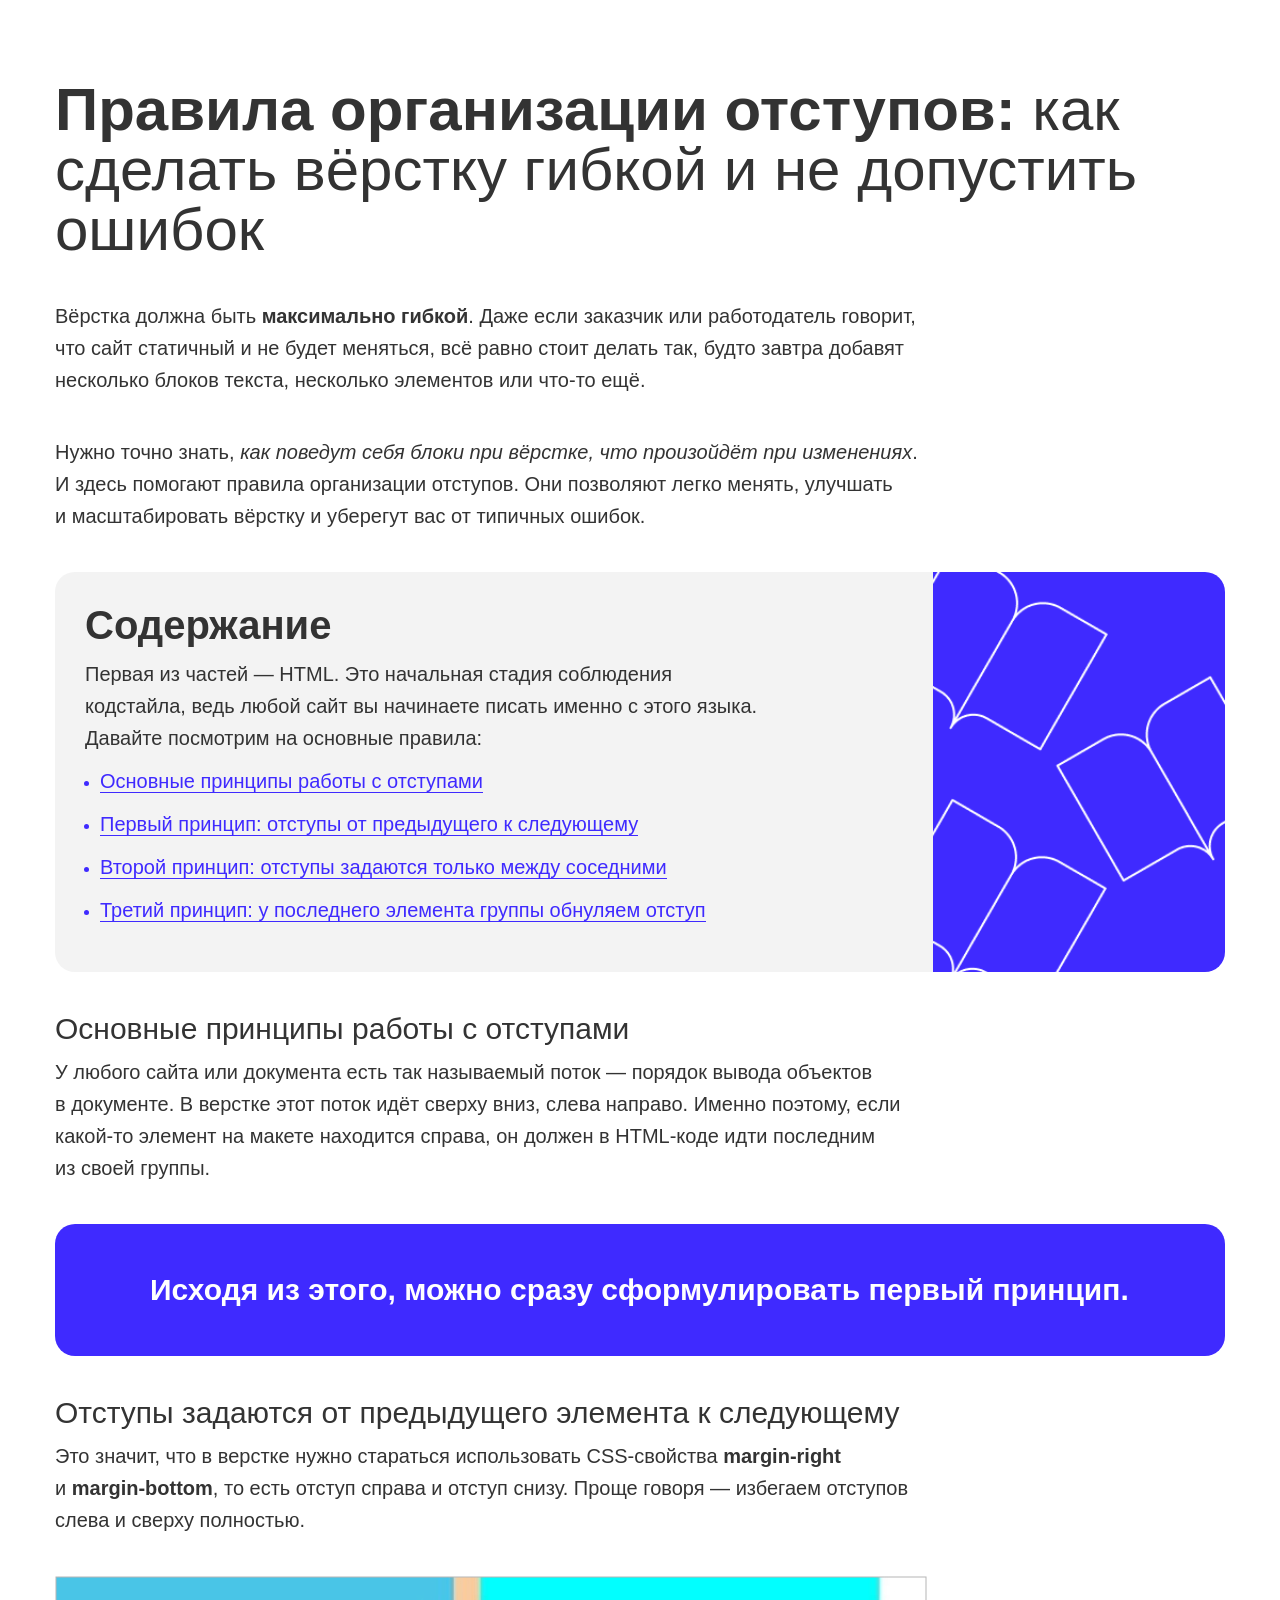
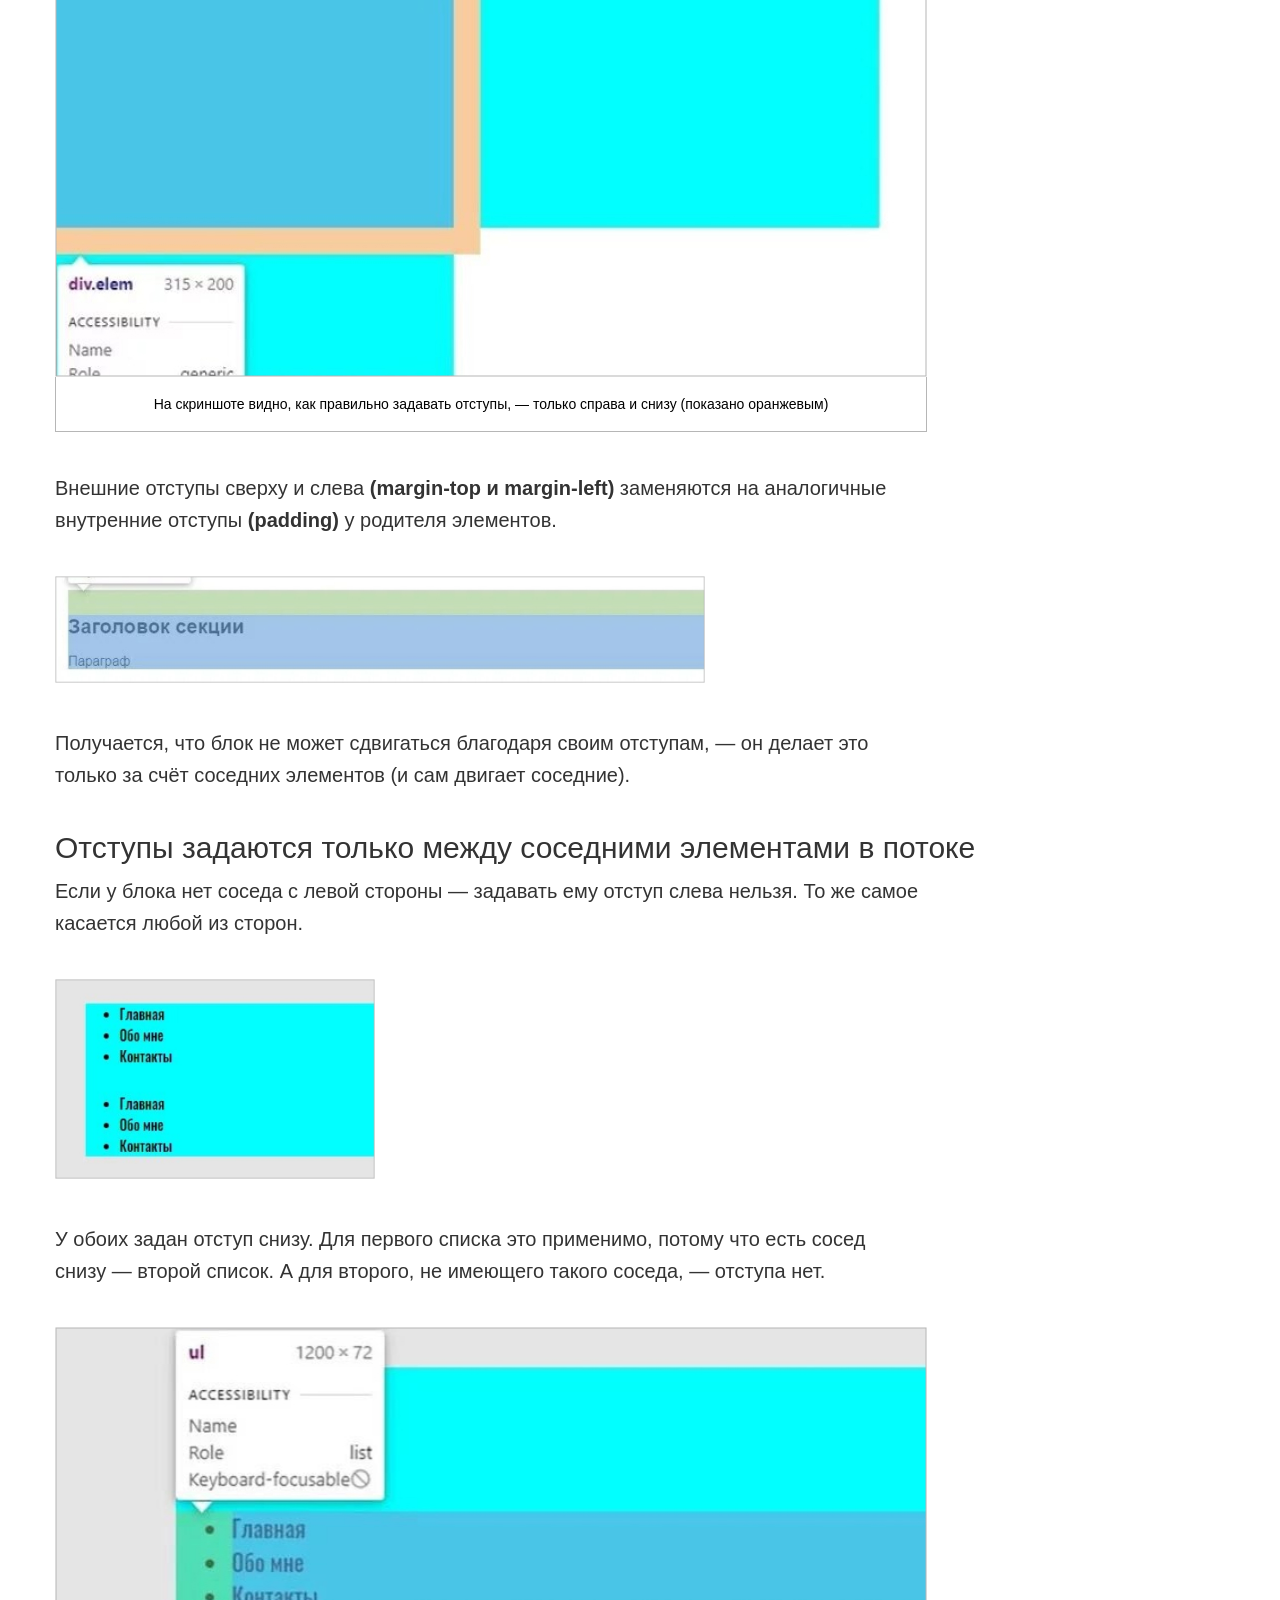
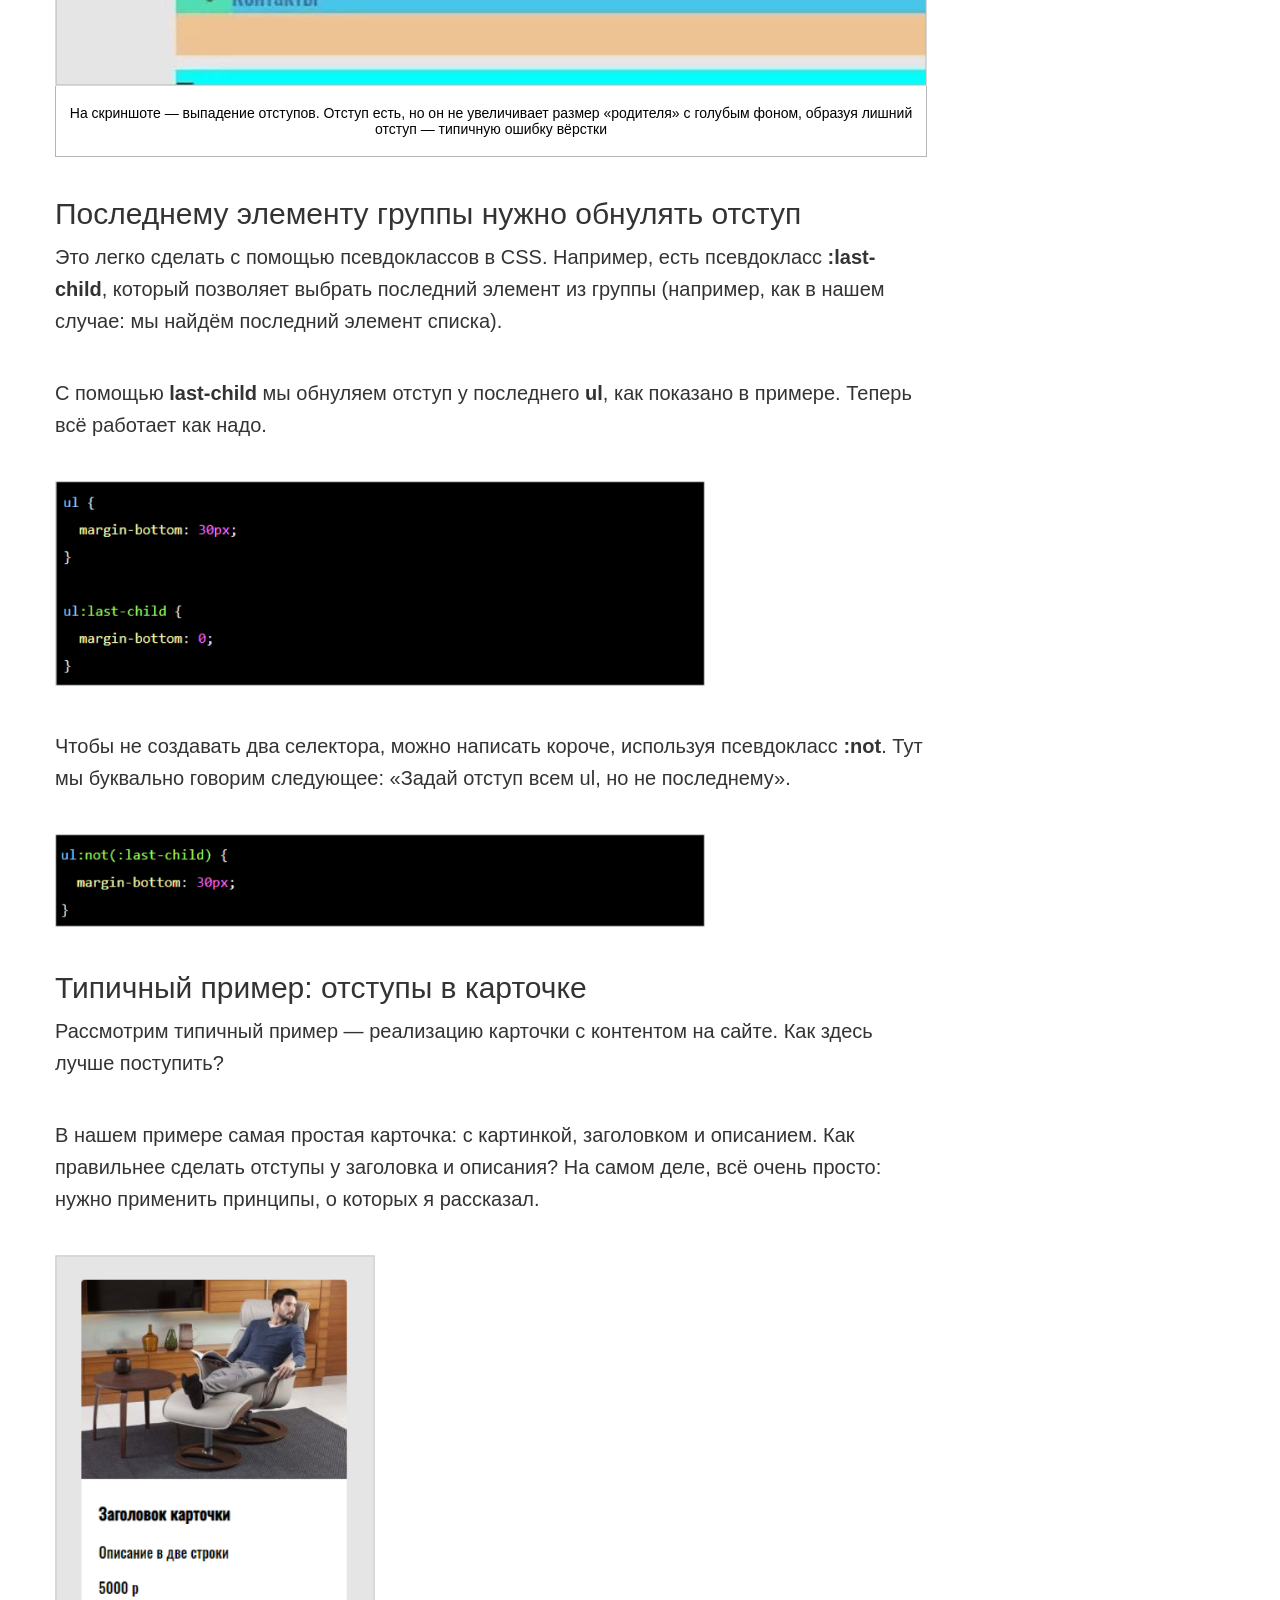
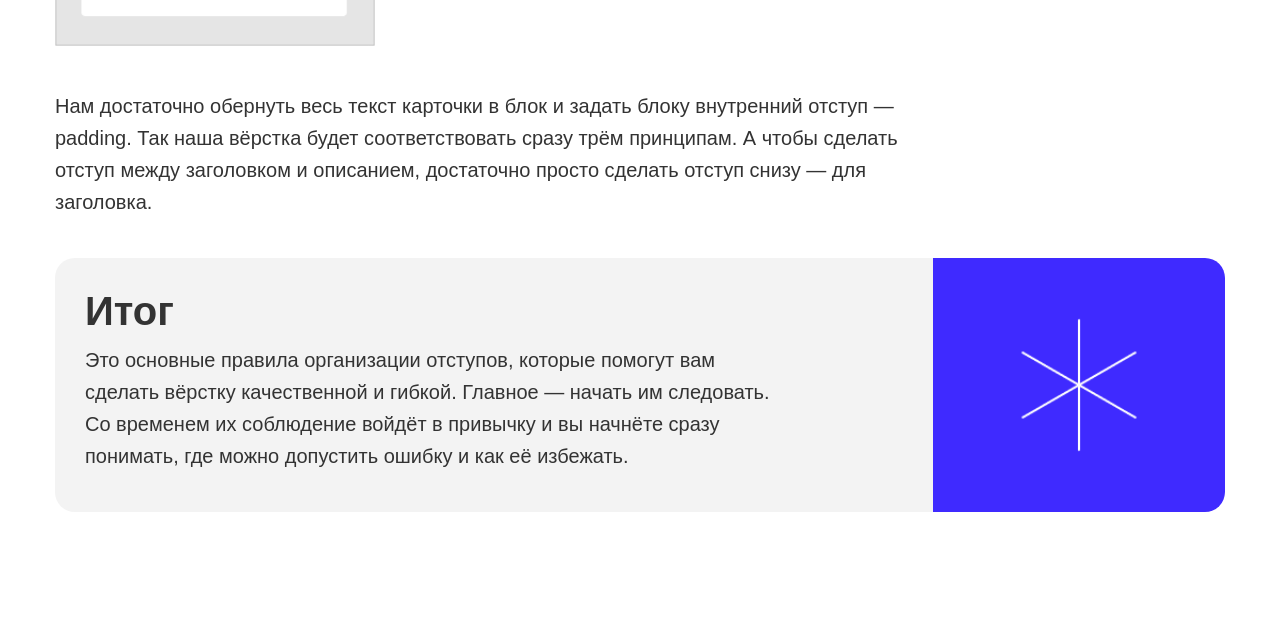
<file: Практическая работа №4/article.html>
<!DOCTYPE html>
<html lang="ru">

<head>
    <meta charset="UTF-8">
    <meta name="viewport" content="width=device-width, initial-scale=1.0">
    <title>Article</title>
    <link rel="stylesheet" href="CSS/normalize.css">
    <link rel="stylesheet" href="CSS/style.css">
</head>

<body>
    <div class="container">
        <div>
            <h1 class="main-title"><strong>Правила организации отступов:</strong> как сделать вёрстку гибкой
                и&nbsp;не&nbsp;допустить
                ошибок</h1>
            <div class="main-text">
                <p class="text">Вёрстка должна быть <strong>максимально гибкой</strong>. Даже если заказчик или
                    работодатель говорит,
                    что
                    сайт статичный и&nbsp;не&nbsp;будет меняться, всё равно стоит делать так, будто завтра добавят
                    несколько
                    блоков текста, несколько элементов или что-то ещё.</p>
                <p class="text">Нужно точно знать, <em>как поведут себя блоки при вёрстке, что произойдёт при
                        изменениях</em>.
                    И&nbsp;здесь
                    помогают правила организации отступов. Они позволяют легко менять, улучшать и&nbsp;масштабировать
                    вёрстку
                    и&nbsp;уберегут вас от&nbsp;типичных ошибок.</p>
            </div>
            <div class="gray-box content">
                <h2 class="nav-title">Содержание</h2>
                <div class="main-text">
                    <p class="text">Первая из&nbsp;частей&nbsp;&mdash; HTML. Это начальная стадия соблюдения
                        кодстайла,
                        ведь любой сайт
                        вы&nbsp;начинаете писать именно c&nbsp;этого языка. Давайте посмотрим на&nbsp;основные
                        правила:
                    </p>
                    <ul class="content-list">
                        <li class="list-item"><a href="#Основные-принципы-работы-с-отступами">Основные принципы
                                работы с
                                отступами</a>
                        </li>
                        <li class="list-item"><a href="#Отступы-от-предыдущего-к-следующему">Первый принцип: отступы
                                от
                                предыдущего к
                                следующему</a>
                        </li>
                        <li class="list-item"><a href="#Отступы-задаются-только-между-соседними">Второй принцип:
                                отступы
                                задаются только
                                между
                                соседними</a></li>
                        <li class="list-item"><a href="#У-последнего-элемента-группы-обнуляем-отступ">Третий
                                принцип: у
                                последнего
                                элемента
                                группы
                                обнуляем отступ</a></li>
                    </ul>
                </div>
            </div>
        </div>
        <div id="Основные-принципы-работы-с-отступами">
            <h3 class="section-title">Основные принципы работы c отступами</h3>
            <div class="main-text">
                <p class="text">У&nbsp;любого сайта или документа есть так называемый поток&nbsp;&mdash; порядок
                    вывода объектов
                    в&nbsp;документе. В&nbsp;верстке этот поток идёт сверху вниз, слева направо. Именно поэтому,
                    если
                    какой-то элемент на&nbsp;макете находится справа, он&nbsp;должен в&nbsp;HTML-коде идти последним
                    из&nbsp;своей группы.</p>
                <p class="text blue">Исходя из&nbsp;этого, можно сразу сформулировать первый принцип.</p>
            </div>
        </div>
        <div id="Отступы-от-предыдущего-к-следующему">
            <h3 class="section-title">Отступы задаются от предыдущего элемента к следующему</h3>
            <div class="main-text">
                <p class="text">Это значит, что в&nbsp;верстке нужно стараться использовать CSS-свойства
                    <strong>margin-right</strong>
                    и&nbsp;<strong>margin-bottom</strong>, то&nbsp;есть отступ справа и&nbsp;отступ снизу. Проще
                    говоря&nbsp;&mdash; избегаем отступов слева и&nbsp;сверху полностью.
                </p>
                <figure>
                    <img src="img/1.jpg" alt="Правильные_отступы" width="650" height="320">
                    <figcaption>На&nbsp;скриншоте видно, как правильно задавать отступы,&nbsp;&mdash; только справа
                        и&nbsp;снизу (показано оранжевым)</figcaption>
                </figure>
                <p class="text">Внешние отступы сверху и&nbsp;слева <strong>(margin-top и&nbsp;margin-left)</strong>
                    заменяются
                    на&nbsp;аналогичные внутренние отступы <strong>(padding)</strong> у&nbsp;родителя элементов.</p>
                <img src="img/2.jpg" alt="Внутренние_отступы" width="650">
                <p class="text">Получается, что блок не&nbsp;может сдвигаться благодаря своим отступам,&nbsp;&mdash;
                    он&nbsp;делает это
                    только за&nbsp;счёт соседних элементов (и&nbsp;сам двигает соседние).</p>
            </div>
        </div>
        <div id="Отступы-задаются-только-между-соседними">
            <h3 class="section-title">Отступы задаются только между соседними элементами в потоке</h3>
            <div class="main-text">
                <p class="text">Если у&nbsp;блока нет соседа с&nbsp;левой стороны&nbsp;&mdash; задавать ему отступ
                    слева нельзя.
                    То&nbsp;же самое касается любой из&nbsp;сторон.</p>
                <img src="img/3.jpg" alt="Отступы_снизу" width="320" height="200">
                <p class="text">У&nbsp;обоих задан отступ снизу. Для первого списка это применимо, потому что есть
                    сосед
                    снизу&nbsp;&mdash; второй список. А&nbsp;для второго, не&nbsp;имеющего такого
                    соседа,&nbsp;&mdash;
                    отступа нет.</p>
                <figure>
                    <img src="img/4.jpg" alt="Выпадение_отступов" width="650" height="300">
                    <figcaption>На&nbsp;скриншоте&nbsp;&mdash; выпадение отступов. Отступ есть,
                        но&nbsp;он&nbsp;не&nbsp;увеличивает размер &laquo;родителя&raquo; с&nbsp;голубым фоном,
                        образуя
                        лишний отступ&nbsp;&mdash; типичную ошибку вёрстки</figcaption>
                </figure>
            </div>
        </div>
        <div id="У-последнего-элемента-группы-обнуляем-отступ">
            <h3 class="section-title">Последнему элементу группы нужно обнулять отступ</h3>
            <div class="main-text">
                <p class="text">Это легко сделать с&nbsp;помощью псевдоклассов в&nbsp;CSS. Например, есть
                    псевдокласс
                    <strong>:last-child</strong>, который позволяет выбрать последний элемент из&nbsp;группы
                    (например, как
                    в&nbsp;нашем случае: мы&nbsp;найдём последний элемент списка).
                </p>
                <p class="text">С&nbsp;помощью <strong>last-child</strong> мы&nbsp;обнуляем отступ
                    у&nbsp;последнего&nbsp;<strong>ul</strong>, как показано в&nbsp;примере. Теперь всё работает как
                    надо.
                </p>
                <img src="img/5.jpg" alt="Использование_last-child" width="650">
                <p class="text">Чтобы не&nbsp;создавать два селектора, можно написать короче, используя псевдокласс
                    <strong>:not</strong>. Тут мы&nbsp;буквально говорим следующее: &laquo;Задай отступ
                    всем&nbsp;ul,
                    но&nbsp;не&nbsp;последнему&raquo;.
                </p>
                <img src="img/6.jpg" alt="Использование_псевдокласса:not" width="650">
            </div>
            <h3 class="section-title">Типичный пример: отступы в карточке</h3>
            <div class="main-text">
                <p class="text">Рассмотрим типичный пример&nbsp;&mdash; реализацию карточки с&nbsp;контентом
                    на&nbsp;сайте. Как
                    здесь
                    лучше поступить?</p>
                <p class="text">В&nbsp;нашем примере самая простая карточка: с&nbsp;картинкой, заголовком
                    и&nbsp;описанием. Как
                    правильнее сделать отступы у&nbsp;заголовка и&nbsp;описания? На&nbsp;самом деле, всё очень
                    просто: нужно
                    применить принципы, о&nbsp;которых я&nbsp;рассказал.</p>
                <img src="img/7.jpg" alt="Пример_карточки" width="320">
                <p class="text">Нам достаточно обернуть весь текст карточки в&nbsp;блок и&nbsp;задать блоку
                    внутренний
                    отступ&nbsp;&mdash; padding. Так наша вёрстка будет соответствовать сразу трём принципам.
                    А&nbsp;чтобы
                    сделать отступ между заголовком и&nbsp;описанием, достаточно просто сделать отступ
                    снизу&nbsp;&mdash;
                    для заголовка.</p>
            </div>
        </div>
        <div class="gray-box result">
            <h2 class="nav-title">Итог</h2>
            <div class="main-text">
                <p class="text">Это основные правила организации отступов, которые помогут вам сделать вёрстку
                    качественной
                    и&nbsp;гибкой.
                    Главное&nbsp;&mdash; начать им&nbsp;следовать. Со&nbsp;временем их&nbsp;соблюдение войдёт
                    в&nbsp;привычку
                    и&nbsp;вы&nbsp;начнёте сразу понимать, где можно допустить ошибку и&nbsp;как
                    её&nbsp;избежать.
                </p>
            </div>
        </div>
    </div>
</body>

</html>
</file>
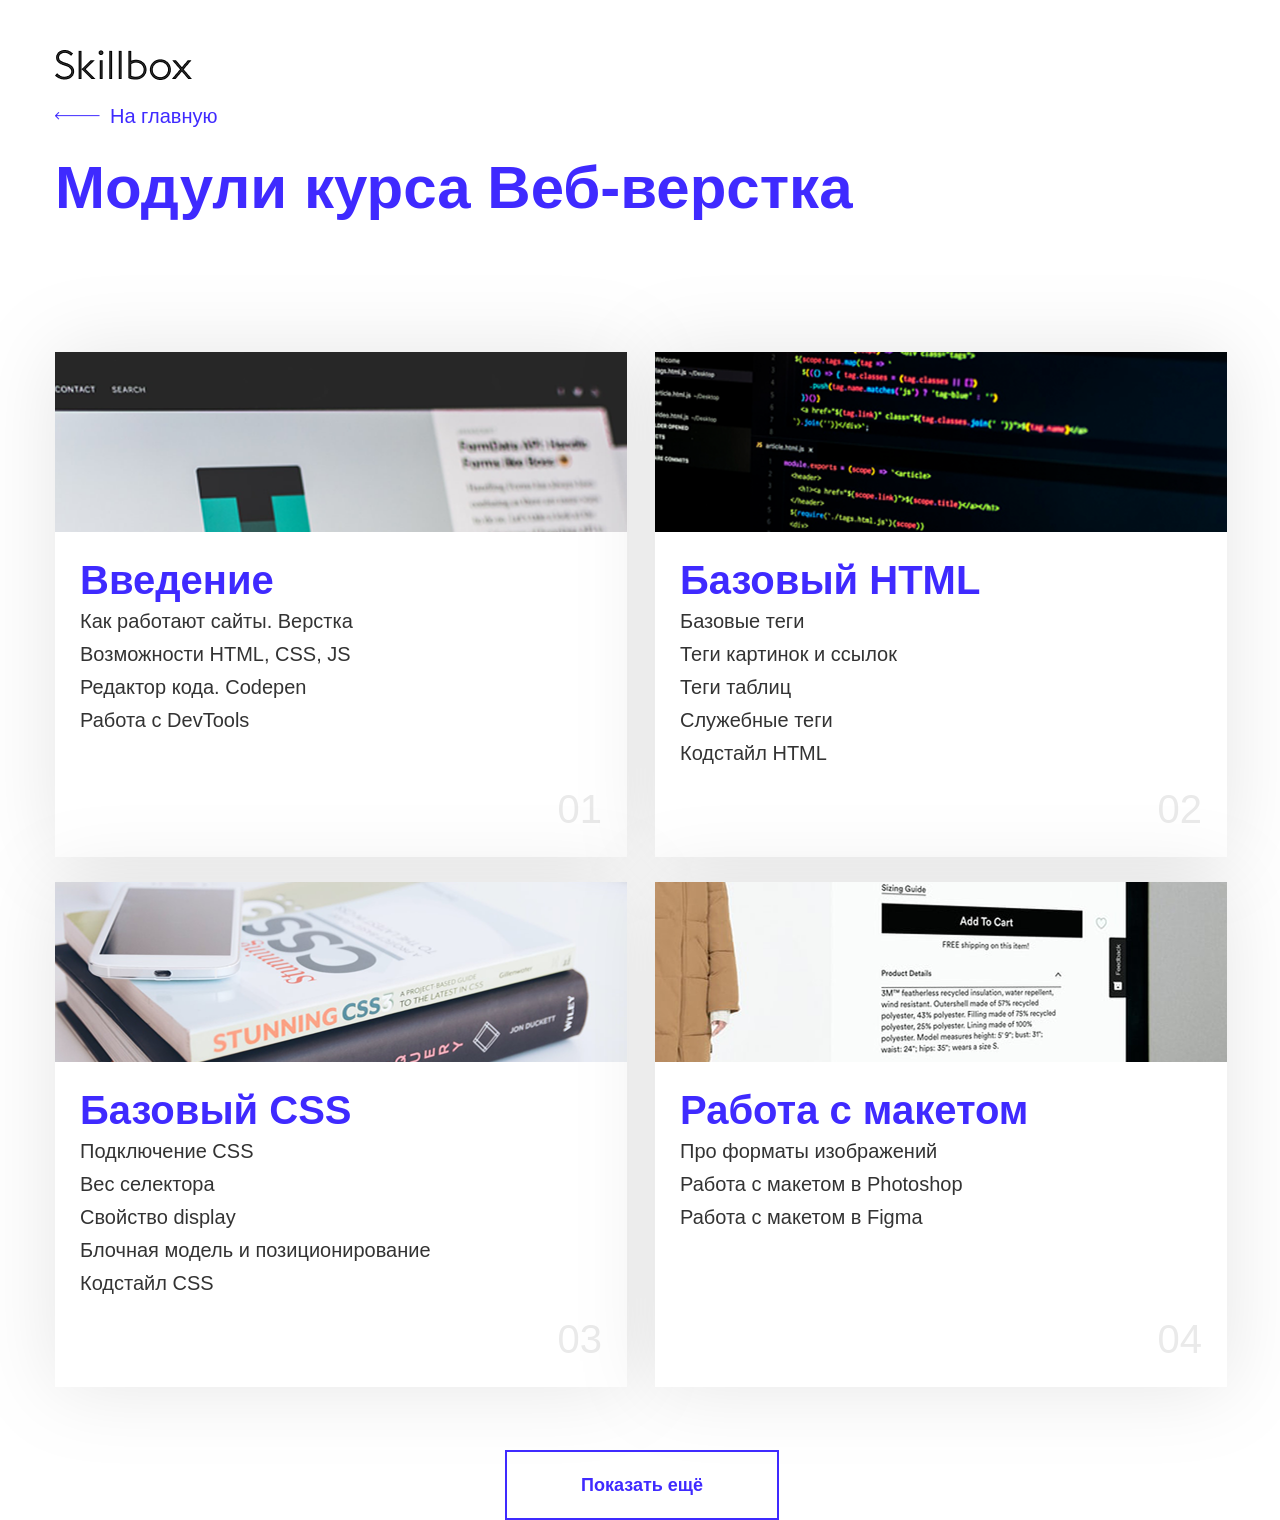
<file: Практическая работа №5/modules.html>
<!DOCTYPE html>
<html lang="ru">

<head>
    <meta charset="UTF-8">
    <meta name="viewport" content="width=device-width, initial-scale=1.0">
    <title>Modules</title>
    <link rel="stylesheet" href="CSS/normalize.css">
    <link rel="stylesheet" href="CSS/style.css">
</head>

<body>
    <div class="container">
        <!-- <a href="index.html" class="small-logo">Skillbox</a> -->
        <!-- <a href="index.html" class="small-logo">
            <img src="../img/union.png" alt="Skillbox">
        </a> -->
        <a href="index.html" class="small-logo">Skillbox</a>
        <div class="main-link">
            <a href="index.html" class="back-link">На главную</a>
        </div>
        <h1 class="page-title">Модули курса Веб-верстка</h1>
        <ul class="modules-list">
            <li class="module-card module-card-1">
                <h2 class="module-card-title">Введение</h2>
                <ul class="module-card-content">
                    <li>Как работают сайты. Верстка</li>
                    <li>Возможности HTML, CSS, JS</li>
                    <li>Редактор кода. Codepen</li>
                    <li>Работа с DevTools</li>
                </ul>
                <div class="module-card-number">01</div>
            </li>
            <li class="module-card module-card-2">
                <h2 class="module-card-title">Базовый HTML</h2>
                <ul class="module-card-content">
                    <li>Базовые теги</li>
                    <li>Теги картинок и ссылок</li>
                    <li>Теги таблиц</li>
                    <li>Служебные теги</li>
                    <li>Кодстайл HTML</li>
                </ul>
                <div class="module-card-number">02</div>
            </li>
            <li class="module-card module-card-3">
                <h2 class="module-card-title">Базовый CSS</h2>
                <ul class="module-card-content">
                    <li>Подключение CSS</li>
                    <li>Вес селектора</li>
                    <li>Свойство display</li>
                    <li>Блочная модель и позиционирование</li>
                    <li>Кодстайл CSS</li>
                </ul>
                <div class="module-card-number">03</div>
            </li>
            <li class="module-card module-card-4">
                <h2 class="module-card-title">Работа с макетом</h2>
                <ul class="module-card-content">
                    <li>Про форматы изображений</li>
                    <li>Работа с макетом в Photoshop</li>
                    <li>Работа с макетом в Figma</li>
                </ul>
                <div class="module-card-number">04</div>
            </li>
        </ul>
        <div class="show-more">
            <a href="#" class="link-show-more">Показать ещё</a>
        </div>
    </div>
</body>

</html>
</file>
<file: Практическая работа №3/CSS/style.css>
html {
    box-sizing: border-box;
}

*,
*::before,
*::after {
    box-sizing: inherit;
}

a {
    color: inherit;
    text-decoration: none;
}

img {
    max-width: 100%;
}

body {
    font-family: 'font', sans-serif;
}

.main-content {
    display: flex;
    flex-direction: column;
    align-items: center;
    justify-content: center;
    min-height: 100vh;
    color: #fff;
    background-color: #070217;
}

.logo {
    display: inline-block;
    margin-bottom: 50px;
}

.links {
    margin-bottom: 50px;
}

.link {
    display: inline-block;
    padding: 24px 49px;
}

.link:not(:last-child) {
    margin-right: 25px;
}

.container {
    margin: 0 auto;
    padding: 80px 0;
    width: 1170px;
}

.main-title {
    margin-top: 0;
    margin-bottom: 40px;
}

.nav-title {
    margin-top: 0;
    margin-bottom: 10px;
}

.section-title {
    margin-top: 0;
    margin-bottom: 10px;
}

.text {
    margin-top: 0;
    margin-bottom: 40px;
    width: 872px;
}

.gray-box {
    border-radius: 20px;
    margin-bottom: 40px;
    padding: 30px;
    background-color: #f3f3f3;
}

.gray-box:not(:last-child) {
    margin-bottom: 40px;
}

.gray-box .text {
    margin-bottom: 10px;
    width: 692px;
}

.content-list {
    padding-left: 15px;
}

.list-item {
    margin-bottom: 20px;
}

img:not(figure img) {
    margin-bottom: 40px;
}

figure {
    margin: 0;
    display: inline-block;
    margin-bottom: 40px;
    width: 872px;
}
</file>
<file: Практическая работа №4/CSS/style.css>
html {
    box-sizing: border-box;
}

*,
*::before,
*::after {
    box-sizing: inherit;
}

a {
    color: inherit;
    text-decoration: none;
}

img {
    max-width: 100%;
}

body {
    font-family: Arial, Verdana, sans-serif;
}

.main-content {
    display: flex;
    flex-direction: column;
    align-items: center;
    justify-content: center;
    min-height: 100vh;
    color: #fff;
    background-color: #070217;
}

.logo {
    display: inline-block;
    margin-bottom: 50px;
}

.links {
    margin-bottom: 50px;
}

.link {
    display: inline-block;
    padding: 24px 49px;
    font-weight: 700;
    font-size: 18px;
    background-color: #3f2aff;
}

.link:not(:last-child) {
    margin-right: 25px;
}

.container {
    margin: 0 auto;
    padding: 80px 0;
    width: 1170px;
}

.main-title {
    margin-top: 0;
    margin-bottom: 40px;
    font-weight: 400;
    font-size: 60px;
    line-height: 60px;
    color: #333;
}

.nav-title {
    margin-top: 0;
    margin-bottom: 10px;
    font-size: 40px;
    line-height: 46px;
    color: #333;
}

.section-title {
    margin-top: 0;
    margin-bottom: 10px;
    font-weight: 400;
    font-size: 30px;
    line-height: 34px;
    color: #333;
}

.text {
    margin-top: 0;
    margin-bottom: 40px;
    width: 872px;
    font-weight: 400;
    font-size: 20px;
    line-height: 32px;
    color: #333;
}

.gray-box {
    border-radius: 20px;
    margin-bottom: 40px;
    padding: 30px;
    background-color: #f3f3f3;
    background-position: right center;
    background-repeat: no-repeat;
    background-size: 25% auto;
}

.gray-box:not(:last-child) {
    margin-bottom: 40px;
}

.gray-box .text {
    margin-bottom: 10px;
    width: 692px;
}

.gray-box.content {
    background-image: url("../img/decorate-1.png");
}

.gray-box.result {
    background-image: url("../img/decorate-2.png");
}

.content-list {
    padding-left: 15px;
}

.content-list a {
    border-bottom: 1px solid #3f2aff;
    font-size: 20px;
    color: #3f2aff;
}

.list-item {
    margin-bottom: 20px;
}

.content-list .list-item::marker {
    color: #3f2aff;
}

img:not(figure img) {
    margin-bottom: 40px;
}

figure {
    margin: 0;
    display: inline-block;
    margin-bottom: 40px;
    width: 872px;
    font-size: 0;
}

figure img {
    width: 100%;
    height: auto;
}

figure figcaption {
    border: 1px solid #b6b6b6;
    border-top: none;
    padding: 19px 0;
    font-weight: 400;
    font-size: 14px;
    text-align: center;
}

.download-link {
    padding-left: 30px;
    font-weight: 700;
    font-size: 18px;
    background-image: url("../img/download.png");
    background-position: left center;
    background-size: 20px 20px;
    background-repeat: no-repeat;
    color: #3f2aff;
}

.blue {
    border-radius: 20px;
    padding: 50px 95px;
    width: 100%;
    font-weight: 700;
    font-size: 30px;
    color: #ffffff;
    background-color: #3f2aff;
}
</file>
<file: Практическая работа №7/css/style.css>
html {
    box-sizing: border-box;
}

*,
*::before,
*::after {
    box-sizing: inherit;
}

a {
    color: inherit;
    text-decoration: none;
}

img {
    max-width: 100%;
}

body {
    min-width: 1200px;
    font-family: 'font', sans-serif;
    background-color: #F1F1F1;
}

.list-reset {
    margin: 0;
    padding: 0;
    list-style: none;
}

.btn-reset {
    padding: 0;
    background-color: transparent;
    border: none;
    cursor: pointer;
}

.container {
    max-width: 1200px;
    margin: 0 auto;
    padding: 0;
}

.header {
    padding: 16px 0;
}

.header-top {
    display: flex;
    align-items: center;
    margin-top: 30px;
    margin-bottom: 30px;
}

.header-logo {
    margin-right: 40px;
}

.phone-number {
    margin-right: auto;
    font-size: 20px;
    color: #666666;
    text-decoration: none;
}

.account-link {
    padding-left: 29px;
    color: #CC9933;
    text-decoration: none;
    background-image: url("../img/header-icon.png");
    background-repeat: no-repeat;
    background-position: left center;
    background-size: 24px 24px;
}

.header-bottom {
    display: flex;
    align-items: center;
    justify-content: space-between;
    min-height: 80px;
    padding: 20px 45px;
    background-color: #FFFFFF;
    border-radius: 20px;
}

.header-nav {
    margin-right: 114px;
}

.header-list {
    display: flex;
    flex-wrap: wrap;
    margin: 0;
    padding: 0;
    list-style: none;
    gap: 45px;
}

.header-link {
    font-size: 16px;
    color: #666666;
    text-decoration: none;
}

.header-buttons {
    display: flex;
    flex-wrap: wrap;
    gap: 20px;
}

.btn {
    padding: 10px 20px;
    background-color: transparent;
    border: none;
    border-radius: 10px;
    cursor: pointer;
}

.header-btn-1,
.header-btn-2 {
    color: #CC9933;
    background: transparent;
    border: 1px solid #CC9933;
}

.special-offers {
    margin-top: 70px;
}

.section-title {
    margin: 0 0 20px 40px;
    font-size: 40px;
    font-weight: 400;
}

.special-offers-list {
    display: flex;
    flex-direction: column;
    flex-wrap: wrap;
    height: 540px;
    margin: 0;
    padding: 0;
    list-style: none;
    gap: 24px;
}

.special-offers-item {
    width: 573px;
    overflow: hidden;
    background-repeat: no-repeat;
    background-position: center;
    background-size: cover;
    border-radius: 15px;
}

.item-1 {
    height: 258px;
    background-image: url("../img/offer-1.png");
    order: 1;
}

.item-3 {
    height: 258px;
    background-image: url("../img/offer-3.png");
    order: 2;
}

.item-2 {
    height: 540px;
    background-image: url("../img/offer-2.jpg");
    order: 3;
}

.special-offers-block {
    position: relative;
    height: 100%;
    margin: 0;
}

.special-offers-title,
.special-offers-descr,
.special-offers-link {
    position: absolute;
    left: 45px;
    margin: 0;
    line-height: 1;
    color: #FFFFFF;
}

.special-offers-link {
    color: #FFCC66;
}

.item-1 .special-offers-title,
.item-3 .special-offers-title {
    top: 40px;
    max-width: 420px;
    font-size: 40px;
    font-weight: 700;
}

.item-1 .special-offers-descr,
.item-3 .special-offers-descr {
    top: 135px;
    font-size: 20px;
}

.item-1 .special-offers-link,
.item-3 .special-offers-link {
    top: 202px;
    padding-right: 15px;
    font-size: 16px;
    background-image: url("../img/offer-icon.png");
    background-repeat: no-repeat;
    background-position: right center;
    background-size: 11px 11px;
}

.item-2 .special-offers-title {
    top: 212px;
    max-width: 420px;
    font-size: 60px;
    font-weight: 700;
}

.item-2 .special-offers-descr {
    top: 407px;
    font-size: 30px;
}

.item-2 .special-offers-link {
    top: 484px;
    padding-right: 15px;
    font-size: 16px;
    background-image: url("../img/offer-icon.png");
    background-repeat: no-repeat;
    background-position: right center;
    background-size: 11px 11px;
}

.about-us {
    margin-top: 70px;
}

.about-us .container {
    display: flex;
    flex-direction: column;
    margin-right: auto;
    margin-left: auto;
    padding-right: 282px;
    padding-left: 0;
    font-family: 'Muller', sans-serif;
}

.about-us .section-title {
    margin: 0 0 20px 40px;
    font-size: 40px;
    font-weight: 400;
    color: #000000;
}

.about-us .section-descr {
    margin: 0;
    font-size: 16px;
    font-weight: 400;
    line-height: 2;
    color: #000000;
}

.services {
    margin-top: 70px;
}

.services-list {
    display: flex;
    flex-wrap: wrap;
    margin: 0;
    padding: 0;
    list-style: none;
    gap: 24px;
}

.services-item {
    width: calc((100% - 24px) / 2);
}

.service-block {
    display: flex;
    flex-direction: column;
    height: 100%;
    overflow: hidden;
    background-color: #FFFFFF;
    border-radius: 15px;
}

.service-block-img {
    width: 100%;
    height: 165px;
    object-fit: cover;
}

.service-block-text {
    display: flex;
    flex-direction: column;
    align-items: flex-start;
    flex-grow: 1;
    padding: 26px 45px 35px;
}

.service-block-title {
    margin: 0 0 10px;
}

.service-title-link {
    display: inline-block;
    padding-right: 15px;
    font-family: 'Muller', sans-serif;
    font-size: 20px;
    font-weight: 500;
    line-height: 200%;
    color: #CC9933;
    background-image: url("../img/service-icon.png");
    background-repeat: no-repeat;
    background-position: right center;
    background-size: 11px 11px;
}

.service-block-descr {
    margin: 0;
    font-family: 'Muller', sans-serif;
    font-size: 16px;
    font-weight: 400;
    line-height: 200%;
    color: #000000;
}

.advantages {
    margin-top: 70px;
}

.advantages-list {
    display: flex;
    flex-wrap: wrap;
    margin: 0;
    padding: 0;
    list-style: none;
    gap: 22px;
}

.advantages-item {
    width: calc((100% - 66px) / 4);
    min-height: 276px;
    padding: 116px 45px 30px;
    background-color: #FFFFFF;
    background-repeat: no-repeat;
    background-position: 45px 40px;
    background-size: 64px 66px;
    border-radius: 15px;
}

.advantages-item:nth-child(1) {
    background-image: url('../img/bathtub-1.png');
}

.advantages-item:nth-child(2) {
    background-image: url('../img/hanger-2.png');
}

.advantages-item:nth-child(3) {
    background-image: url('../img/heating-3.png');
}

.advantages-item:nth-child(4) {
    background-image: url('../img/hotel-key-4.png');
}

.advantages-item:nth-child(5) {
    background-image: url('../img/parking-5.png');
}

.advantages-item:nth-child(6) {
    background-image: url('../img/reception-6.png');
}

.advantages-item:nth-child(7) {
    background-image: url('../img/security-box-7.png');
}

.advantages-item:nth-child(8) {
    background-image: url('../img/swimming-pool-8.png');
}

.advantages-item-descr {
    margin: 0;
    font-family: 'Muller', sans-serif;
    font-size: 16px;
    font-weight: 400;
    line-height: 200%;
    color: #000000;
}

.placement {
    margin-top: 70px;
    margin-bottom: 70px;
}

.placement-list {
    display: flex;
    flex-wrap: wrap;
    margin: 0;
    padding: 0;
    list-style: none;
    gap: 24px;
}

.placement-item {
    width: calc((100% - 48px) / 3);
}

.placement-block {
    position: relative;
    display: flex;
    flex-direction: column;
    height: 100%;
    overflow: hidden;
    background-color: #FFFFFF;
    border-radius: 15px;
}

.placement-block-img {
    width: 100%;
    height: 50%;
    object-fit: cover;
}

.placement-block-text {
    padding: 24px 45px 20px;
}

.placement-price {
    display: flex;
    align-items: center;
    margin-top: 10px;
    margin-bottom: 16px;
}

.placement-price .from {
    margin-right: 4px;
    font-size: 16px;
    color: #999999;
}

.placement-price .price {
    font-size: 20px;
    font-weight: 700;
    color: #000000;
}

.placement-price .night {
    font-size: 16px;
    color: #000000;
}

.stars-1,
.stars-2,
.stars-3,
.stars-4,
.stars-5,
.stars-6,
.stars-7,
.stars-8 {
    position: absolute;
    top: 260px;
    right: 45px;
    display: flex;
    width: max-content;
}

.stars-1 img,
.stars-2 img,
.stars-3 img,
.stars-4 img,
.stars-5 img,
.stars-6 img,
.stars-7 img,
.stars-8 img {
    width: 14px;
    height: 14px;
    flex-shrink: 0;
    object-fit: contain;
}

.stars-1 img:not(:last-child),
.stars-2 img:not(:last-child),
.stars-3 img:not(:last-child),
.stars-4 img:not(:last-child),
.stars-5 img:not(:last-child),
.stars-6 img:not(:last-child),
.stars-7 img:not(:last-child),
.stars-8 img:not(:last-child) {
    margin-right: 6px;
}

.placement-block-title {
    margin: 0 0 16px;
    font-size: 16px;
    font-weight: 400;
    color: #000000;
}

.placement-block-descr {
    display: block;
    margin-bottom: 20px;
    font-size: 16px;
    font-weight: 400;
    color: #999999;
}

.placement-btn {
    width: fit-content;
    margin-bottom: 40px;
    margin-left: 45px;
    padding: 13px 20px;
    font-size: 16px;
    font-weight: 400;
    color: #CC9933;
    background: transparent;
    border: 1px solid #CC9933;
    border-radius: 10px;
    cursor: pointer;
}

.block-9 {
    position: relative;
    display: flex;
    flex-direction: column;
    justify-content: flex-end;
    min-height: 440px;
    height: 100%;
    padding: 0 0 27px 54px;
    background-image: url('../img/placement-9.png');
    background-repeat: no-repeat;
    background-position: center;
    background-size: cover;
    border-radius: 15px;
}

.placement-link {
    display: inline-block;
    padding-right: 20px;
    font-family: 'Miller', sans-serif;
    font-size: 20px;
    font-weight: 500;
    color: #FFFFFF;
    text-decoration: none;
    background-image: url('../img/placement-icon.png');
    background-repeat: no-repeat;
    background-position: right center;
}
</file>
<file: Практическая работа №8/css/style.css>
html {
    box-sizing: border-box;
}

*,
*::before,
*::after {
    box-sizing: inherit;
}

a {
    color: inherit;
    text-decoration: none;
}

img {
    max-width: 100%;
}

h1 {
    margin: 0;
    color: transparent;
}

@font-face {
    font-family: "Muller";
    src: local("Muller-Regular"),
        url("../fonts/MullerRegular.woff2") format("woff2"),
        url("../fonts/MullerRegular.woff") format("woff");
    font-weight: 400;
    font-style: normal;
    font-display: swap;
}

@font-face {
    font-family: "Muller";
    src: local("Muller-Light"),
        url("../fonts/MullerLight.woff2") format("woff2"),
        url("../fonts/MullerLight.woff") format("woff");
    font-weight: 300;
    font-style: normal;
    font-display: swap;
}

@font-face {
    font-family: "Muller";
    src: local("Muller-Bold"),
        url("../fonts/MullerBold.woff2") format("woff2"),
        url("../fonts/MullerBold.woff") format("woff");
    font-weight: 700;
    font-style: normal;
    font-display: swap;
}

@font-face {
    font-family: "Muller";
    src: local("Muller-Medium"),
        url("../fonts/MullerMedium.woff2") format("woff2"),
        url("../fonts/MullerMedium.woff") format("woff");
    font-weight: 500;
    font-style: normal;
    font-display: swap;
}

body {
    min-width: 1200px;
    font-family: "Muller", sans-serif;
    background-color: #F1F1F1;
}

.list-reset {
    margin: 0;
    padding: 0;
    list-style: none;
}

.btn-reset {
    padding: 0;
    background-color: transparent;
    border: none;
    cursor: pointer;
}

.container {
    max-width: 1200px;
    margin: 0 auto;
    padding: 0;
}

.btn {
    font-weight: 400;
    font-size: 16px;
    padding: 13px 20px;
    border: 1px;
    border-style: solid;
    border-color: #CC9933;
    background-color: transparent;
    border-radius: 10px;
    color: #CC9933;
    cursor: pointer;
}

.header {
    padding: 16px 0;
}

.header-top {
    display: flex;
    align-items: center;
    margin-top: 30px;
    margin-bottom: 30px;
}

.header-logo {
    margin-right: 40px;
}

.phone-number {
    margin-right: auto;
    font-weight: 500;
    font-size: 20px;
    line-height: 100%;
    color: #666666;
    text-decoration: none;
}

.account-link {
    padding-left: 29px;
    color: #CC9933;
    text-decoration: none;
    background-image: url("../img/header-icon.png");
    background-repeat: no-repeat;
    background-position: left center;
    background-size: 24px 24px;
}

.header-nav {
    margin-right: 114px;
}

.header-list {
    display: flex;
    flex-wrap: wrap;
    margin: 0;
    padding: 0;
    list-style: none;
    gap: 45px;
}

.header-link {
    font-weight: 400;
    color: #666666;
    font-size: 16px;
}

.header-buttons {
    display: flex;
    flex-wrap: wrap;
    gap: 20px;
}

.header-bottom {
    display: flex;
    align-items: center;
    justify-content: space-between;
    min-height: 70px;
    padding: 20px 45px;
    background-color: #FFFFFF;
    border-radius: 15px;
}

.special-offers {
    margin-top: 70px;
}

.section-title {
    margin: 0 0 20px 40px;
    font-weight: 400;
    font-size: 40px;
    line-height: 100%;
}

.special-offers-text {
    display: flex;
    flex-direction: column;
    align-items: flex-start;
    position: absolute;
    left: 45px;
    color: #FFFFFF;
}

.special-offers-link {
    color: #FFCC66;
}

.special-offers-list {
    display: flex;
    flex-direction: column;
    flex-wrap: wrap;
    height: 540px;
    margin: 0;
    padding: 0;
    list-style: none;
    gap: 24px;
    justify-content: space-between;
}

.special-offers-item {
    overflow: hidden;
    background-repeat: no-repeat;
    background-position: center;
    background-size: cover;
    border-radius: 15px;
}

.item-1 {
    height: 258px;
    background-image: url("../img/offer-1.png");
    order: 1;
}

.item-3 {
    height: 258px;
    background-image: url("../img/offer-3.png");
    order: 2;
}

.item-2 {
    height: 540px;
    background-image: url("../img/offer-2.jpg");
    order: 3;
}

.special-offers-block {
    position: relative;
    height: 100%;
    margin: 0;
}

.item-1 .special-offers-title,
.item-3 .special-offers-title {
    margin: 0;
    margin-top: 40px;
    max-width: 420px;
    font-weight: 700;
    font-size: 40px;
    line-height: 100%;
}

.item-2 .special-offers-title {
    margin: 0;
    margin-top: 212px;
    max-width: 420px;
    font-size: 60px;
    font-weight: 700;
    line-height: 100%;
}

.item-1 .special-offers-descr,
.item-3 .special-offers-descr {
    margin: 0;
    margin-top: 15px;
    font-weight: 400;
    font-size: 20px;
    line-height: 100%;
}

.item-2 .special-offers-descr {
    margin: 0;
    margin-top: 15px;
    font-weight: 400;
    font-size: 30px;
    line-height: 100%;
}

.special-offers-link {
    margin: 0;
    margin-top: 47px;
    font-weight: 400;
    font-size: 16px;
    line-height: 100%;
    color: #F0BF5F;
    background-image: url("../img/offer-icon.svg");
    background-repeat: no-repeat;
    background-position: right center;
    padding-right: 15px;
}

.about-us {
    margin-top: 70px;
}

.about-us .container {
    display: flex;
    flex-direction: column;
}

.about-us .section-title {
    margin-right: 40px;
    margin-bottom: 20px;
    font-size: 40px;
    font-weight: 400;
    line-height: 100%;
}

.about-us .section-descr {
    margin: 0;
    max-width: 888px;
    font-size: 16px;
    font-weight: 400;
    line-height: 200%;
}

.services {
    margin-top: 70px;
}

.services-list {
    display: flex;
    flex-wrap: wrap;
    margin: 0;
    padding: 0;
    list-style: none;
    gap: 24px;
}

.services-item {
    width: calc((100% - 24px) / 2);
}

.service-block {
    display: flex;
    flex-direction: column;
    height: 100%;
    overflow: hidden;
    background-color: #FFFFFF;
    border-radius: 15px;
}

.service-block-img {
    width: 100%;
    height: 165px;
    object-fit: cover;
}

.service-block-text {
    display: flex;
    flex-direction: column;
    align-items: flex-start;
    padding: 0;
    padding-top: 26px;
    padding-bottom: 35px;
    padding-left: 45px;
    padding-right: 126px;
}

.service-block-title {
    margin: 0;
}

.service-title-link {
    margin: 0;
    font-size: 20px;
    font-weight: 500;
    line-height: 200%;
    color: #CC9933;
    background-image: url("../img/service-icon.svg");
    background-repeat: no-repeat;
    background-position: right center;
    padding-right: 15px;
    /* background-size: 11px 11px; */
}

.service-block-descr {
    margin: 0;
    margin-top: 0;
    font-size: 16px;
    font-weight: 400;
    line-height: 200%;
}

.advantages {
    margin-top: 70px;
}

.advantages-list {
    display: flex;
    flex-wrap: wrap;
    margin: 0;
    padding: 0;
    list-style: none;
    gap: 22px;
}

.advantages-item {
    width: calc((100% - 66px) / 4);
    min-height: 276px;
    padding: 116px 45px 30px;
    background-color: #FFFFFF;
    background-repeat: no-repeat;
    background-position: 45px 40px;
    background-size: 64px 66px;
    border-radius: 15px;
}

.advantages-item:nth-child(1) {
    background-image: url('../img/bathtub-1.png');
}

.advantages-item:nth-child(2) {
    background-image: url('../img/hanger-2.png');
}

.advantages-item:nth-child(3) {
    background-image: url('../img/heating-3.png');
}

.advantages-item:nth-child(4) {
    background-image: url('../img/hotel-key-4.png');
}

.advantages-item:nth-child(5) {
    background-image: url('../img/parking-5.png');
}

.advantages-item:nth-child(6) {
    background-image: url('../img/reception-6.png');
}

.advantages-item:nth-child(7) {
    background-image: url('../img/security-box-7.png');
}

.advantages-item:nth-child(8) {
    background-image: url('../img/swimming-pool-8.png');
}

.advantages-item-descr {
    margin: 0;
    font-size: 16px;
    font-weight: 400;
    line-height: 200%;
    max-width: 189px;
}

.placement {
    margin-top: 70px;
    margin-bottom: 70px;
}

.placement-list {
    display: flex;
    flex-wrap: wrap;
    margin: 0;
    padding: 0;
    list-style: none;
    gap: 24px;
}

.placement-item {
    width: calc((100% - 48px) / 3);
}

.placement-block {
    position: relative;
    display: flex;
    flex-direction: column;
    height: 100%;
    overflow: hidden;
    background-color: #FFFFFF;
    border-radius: 15px;
}

.placement-block-img {
    width: 100%;
    height: 50%;
    object-fit: cover;
}

.placement-block-text {
    display: flex;
    flex-direction: column;
    align-items: flex-start;
    padding: 0;
    margin-top: 32px;
    margin-left: 45px;
}

.placement-price .from {
    margin-right: 4px;
    font-size: 16px;
    color: #999999;
}

.placement-price .price {
    font-size: 20px;
    font-weight: 700;
    line-height: 100%;
}

.placement-price .night {
    margin-left: 4px;
    font-size: 16px;
    font-weight: 400;
    line-height: 100%;
}

.placement-price-star {
    display: flex;
    flex-direction: row;
}

.stars-1,
.stars-2,
.stars-3,
.stars-4,
.stars-5,
.stars-6,
.stars-7,
.stars-8 {
    margin: 0;
    margin-left: 52px;
}

.stars-1 img,
.stars-2 img,
.stars-3 img,
.stars-4 img,
.stars-5 img,
.stars-6 img,
.stars-7 img,
.stars-8 img {
    width: 14px;
    height: 14px;
}

.stars-1 img:not(:last-child),
.stars-2 img:not(:last-child),
.stars-3 img:not(:last-child),
.stars-4 img:not(:last-child),
.stars-5 img:not(:last-child),
.stars-6 img:not(:last-child),
.stars-7 img:not(:last-child),
.stars-8 img:not(:last-child) {
    margin-right: 6px;
}

.placement-block-title {
    margin: 0;
    margin-top: 16px;
    font-size: 16px;
    font-weight: 400;
    line-height: 100%;
}

.placement-block-descr {
    margin: 0;
    margin-top: 16px;
    font-size: 16px;
    font-weight: 400;
    line-height: 100%;
    color: #999999;
}

.placement-btn {
    width: fit-content;
    margin-top: 20px;
    margin-bottom: 40px;
    margin-left: 45px;
    padding: 13px 20px;
    font-size: 16px;
    font-weight: 400;
    border-radius: 10px;
}

.block-9 {
    position: relative;
    display: flex;
    flex-direction: column;
    justify-content: flex-end;
    min-height: 440px;
    height: 100%;
    padding: 0 0 27px 54px;
    background-image: url('../img/placement-9.png');
    background-repeat: no-repeat;
    background-position: center;
    background-size: cover;
    border-radius: 15px;
}

.placement-link {
    display: inline-block;
    padding-right: 20px;
    font-family: 'Miller', sans-serif;
    font-size: 20px;
    font-weight: 500;
    color: #FFFFFF;
    text-decoration: none;
    background-image: url('../img/placement-icon.png');
    background-repeat: no-repeat;
    background-position: right center;
}
</file>
<file: Практическая работа №5/CSS/style.css>
html {
    box-sizing: border-box;
}

*,
*::before,
*::after {
    box-sizing: inherit;
}

a {
    color: inherit;
    text-decoration: none;
}

img {
    max-width: 100%;
}

body {
    font-family: Arial, Verdana, sans-serif;
}

.main-content {
    display: flex;
    flex-direction: column;
    align-items: center;
    justify-content: center;
    min-height: 100vh;
    color: #fff;
    background-color: #070217;
}

.logo {
    display: inline-block;
    margin-bottom: 50px;
}

.links {
    margin-bottom: 50px;
}

.link {
    display: inline-block;
    padding: 24px 49px;
    font-weight: 700;
    font-size: 18px;
    background-color: #3f2aff;
}

.link:not(:last-child) {
    margin-right: 25px;
}

.container {
    margin: 0 auto;
    padding: 80px 0;
    width: 1170px;
}

.main-title {
    margin-top: 0;
    margin-bottom: 40px;
    font-weight: 400;
    font-size: 60px;
    line-height: 60px;
    color: #333;
}

.nav-title {
    margin-top: 0;
    margin-bottom: 10px;
    font-size: 40px;
    line-height: 46px;
    color: #333;
}

.section-title {
    margin-top: 0;
    margin-bottom: 10px;
    font-weight: 400;
    font-size: 30px;
    line-height: 34px;
    color: #333;
}

.text {
    margin-top: 0;
    margin-bottom: 40px;
    width: 872px;
    font-weight: 400;
    font-size: 20px;
    line-height: 32px;
    color: #333;
}

.gray-box {
    border-radius: 20px;
    margin-bottom: 40px;
    padding: 30px;
    background-color: #f3f3f3;
    background-position: right center;
    background-repeat: no-repeat;
    background-size: 25% auto;
}

.gray-box:not(:last-child) {
    margin-bottom: 40px;
}

.gray-box .text {
    margin-bottom: 10px;
    width: 692px;
}

.gray-box.content {
    background-image: url("../img/decorate-1.png");
}

.gray-box.result {
    background-image: url("../img/decorate-2.png");
}

.content-list {
    padding-left: 15px;
}

.content-list a {
    border-bottom: 1px solid #3f2aff;
    font-size: 20px;
    color: #3f2aff;
}

.list-item {
    margin-bottom: 20px;
}

.content-list .list-item::marker {
    color: #3f2aff;
}

img:not(figure img) {
    margin-bottom: 40px;
}

figure {
    margin: 0;
    display: inline-block;
    margin-bottom: 40px;
    width: 872px;
    font-size: 0;
}

figure img {
    width: 100%;
    height: auto;
}

figure figcaption {
    border: 1px solid #b6b6b6;
    border-top: none;
    padding: 19px 0;
    font-weight: 400;
    font-size: 14px;
    text-align: center;
}

.download-link {
    padding-left: 30px;
    font-weight: 700;
    font-size: 18px;
    background-image: url("../img/download.png");
    background-position: left center;
    background-size: 20px 20px;
    background-repeat: no-repeat;
    color: #3f2aff;
}

.blue {
    border-radius: 20px;
    padding: 50px 95px;
    width: 100%;
    font-weight: 700;
    font-size: 30px;
    color: #ffffff;
    background-color: #3f2aff;
}

.container {
    position: relative;
    /* left: 375px; */
    max-width: 1440px;
}


.small-logo {
    box-sizing: border-box;
    position: absolute;
    width: 137px;
    height: 30px;
    /* left: 375px; */
    top: 50px;
    display: inline-block;
    background: url("../img/union.png") no-repeat center;
    background-size: contain;
    text-indent: -9999px;
    white-space: nowrap;
    overflow: hidden;

}

.main-link {
    position: absolute;
    /* left: 375px; */
    top: 105px;
}

.back-link {
    font-family: 'Arial';
    font-size: 20px;
    color: #3F2AFF;
    text-decoration: none;
    padding-left: 55px;
    background: url(../img/Arrow.png) left center no-repeat;
    background-size: 45px;
}

.page-title {
    position: absolute;
    width: 1170px;
    height: 69px;
    /* left: 375px; */
    top: 153px;
    bottom: 0;
    font-family: 'Arial';
    font-style: normal;
    font-weight: 700;
    font-size: 60px;
    line-height: 69px;
    color: #3F2AFF;
    margin: 0;
}

.modules-list {
    position: relative;
    list-style: none;
    margin: 0;
    padding: 0;
}

.module-card {
    position: absolute;
    width: 572px;
    height: 505px;
    background: #FFFFFF;
    background-repeat: no-repeat;
    background-position: top;
    background-size: 572px 180px;
    filter: drop-shadow(0px 0px 40px rgba(0, 0, 0, 0.1));
    list-style: none;
}

.module-card-1 {
    margin: 0%;
    /* left: 375px; */
    top: 272px;
    background-image: url(../img/photo1.png);
}

.module-card-2 {
    left: 600px;
    top: 272px;
    background-image: url(../img/photo2.png);
}

.module-card-3 {
    margin: 0%;
    /* left: 375px; */
    top: 802px;
    background-image: url(../img/photo3.png);
}

.module-card-4 {
    left: 600px;
    top: 802px;
    background-image: url(../img/photo4.png);
}

.module-card-title {
    position: absolute;
    left: 25px;
    top: 205px;
    margin: 0;
    font-family: 'Arial';
    font-weight: 700;
    font-size: 40px;
    line-height: 46px;
    color: #3F2AFF;
}

.module-card-content {
    position: absolute;
    left: 25px;
    top: 253px;
    margin: 0;
    padding: 0;
    list-style: none;
}

.module-card-content li {
    font-family: 'Arial';
    font-weight: 400;
    font-size: 20px;
    line-height: 33px;
    color: #333333;
    margin-bottom: 0;
}

.module-card-number {
    position: absolute;
    right: 25px;
    bottom: 25px;
    margin: 0;
    font-family: 'Arial';
    font-weight: 400;
    font-size: 40px;
    line-height: 46px;
    text-align: right;
    color: #EAEAEA;
}

.show-more {
    position: absolute;
    left: 450px;
    top: 1450px;
}

.link-show-more {
    display: flex;
    flex-direction: row;
    justify-content: center;
    align-items: center;
    padding: 25px 76px;
    gap: 10px;
    width: 274px;
    height: 70px;
    box-sizing: border-box;
    border: 2px solid #3F2AFF;
    font-family: 'Arial';
    font-style: normal;
    font-weight: 700;
    font-size: 18px;
    line-height: 21px;
    text-align: center;
    color: #3F2AFF;
    text-decoration: none;
    white-space: nowrap;
}
</file>
